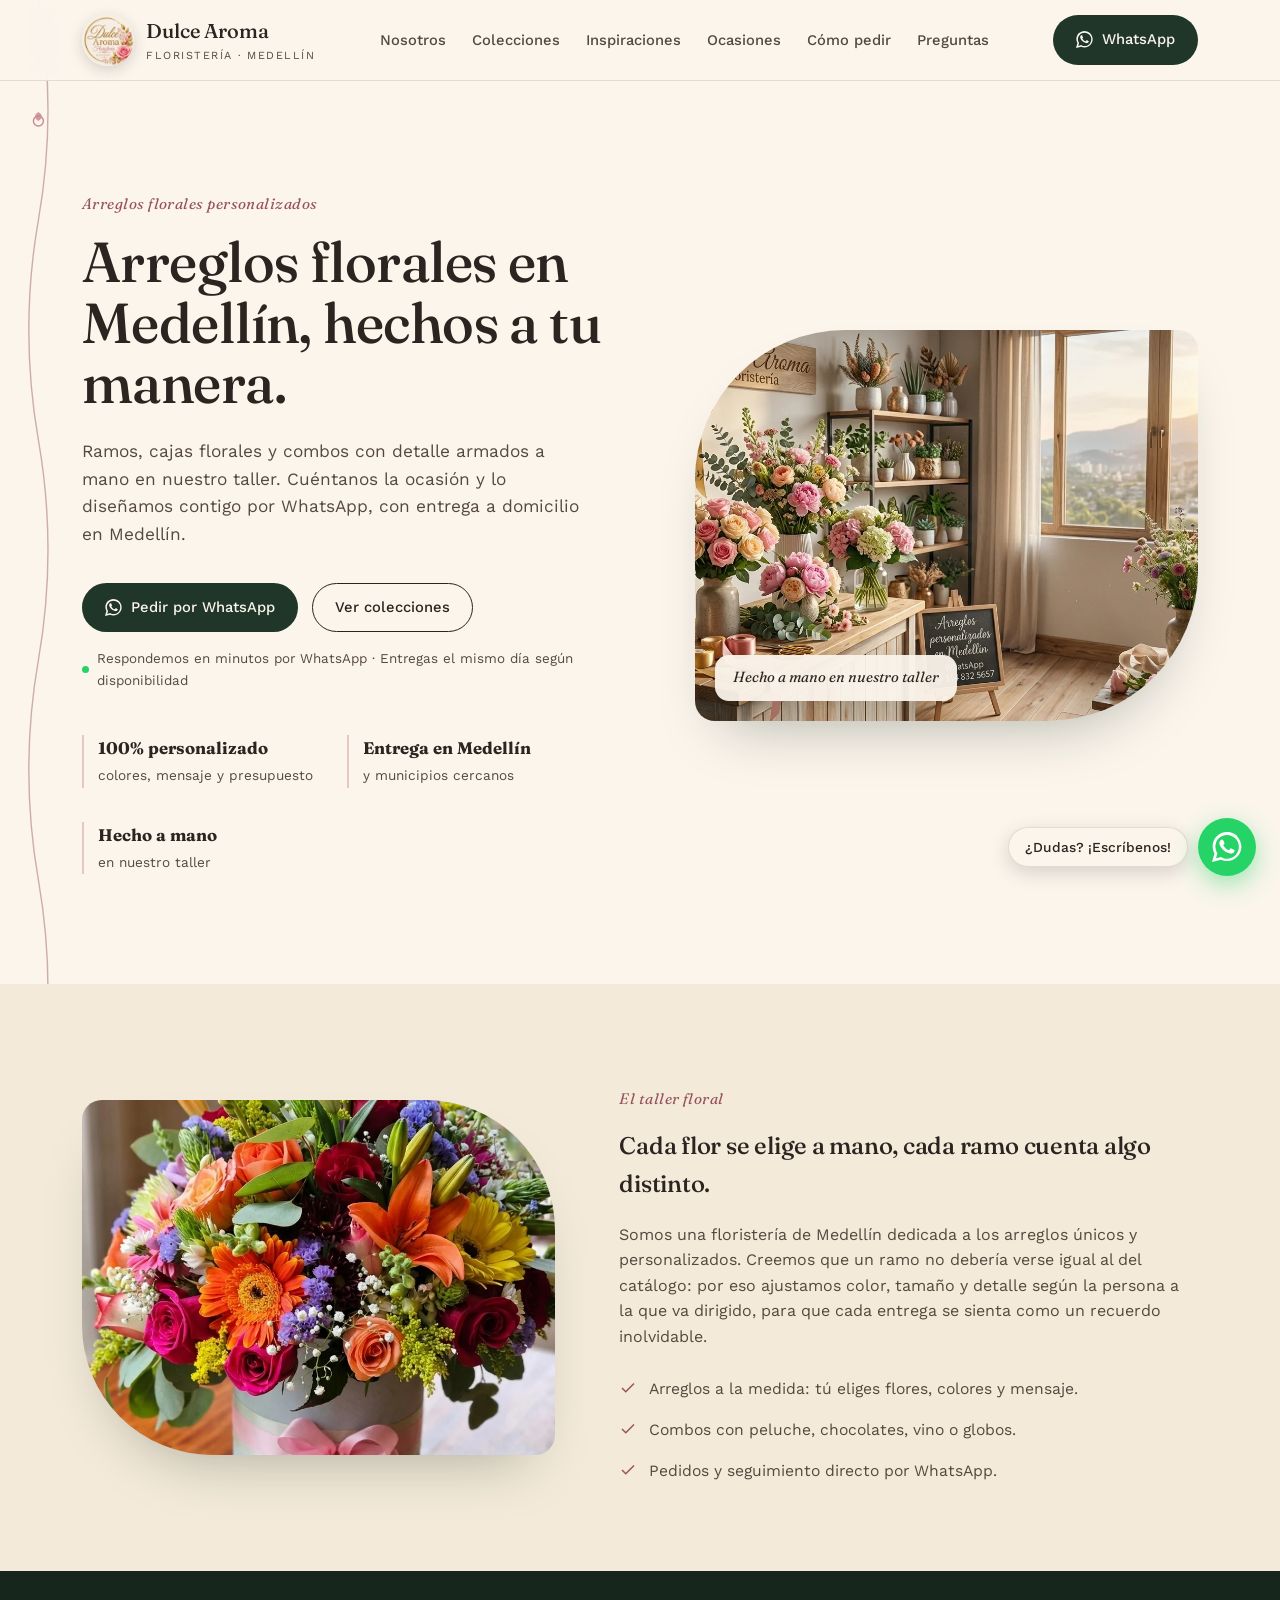
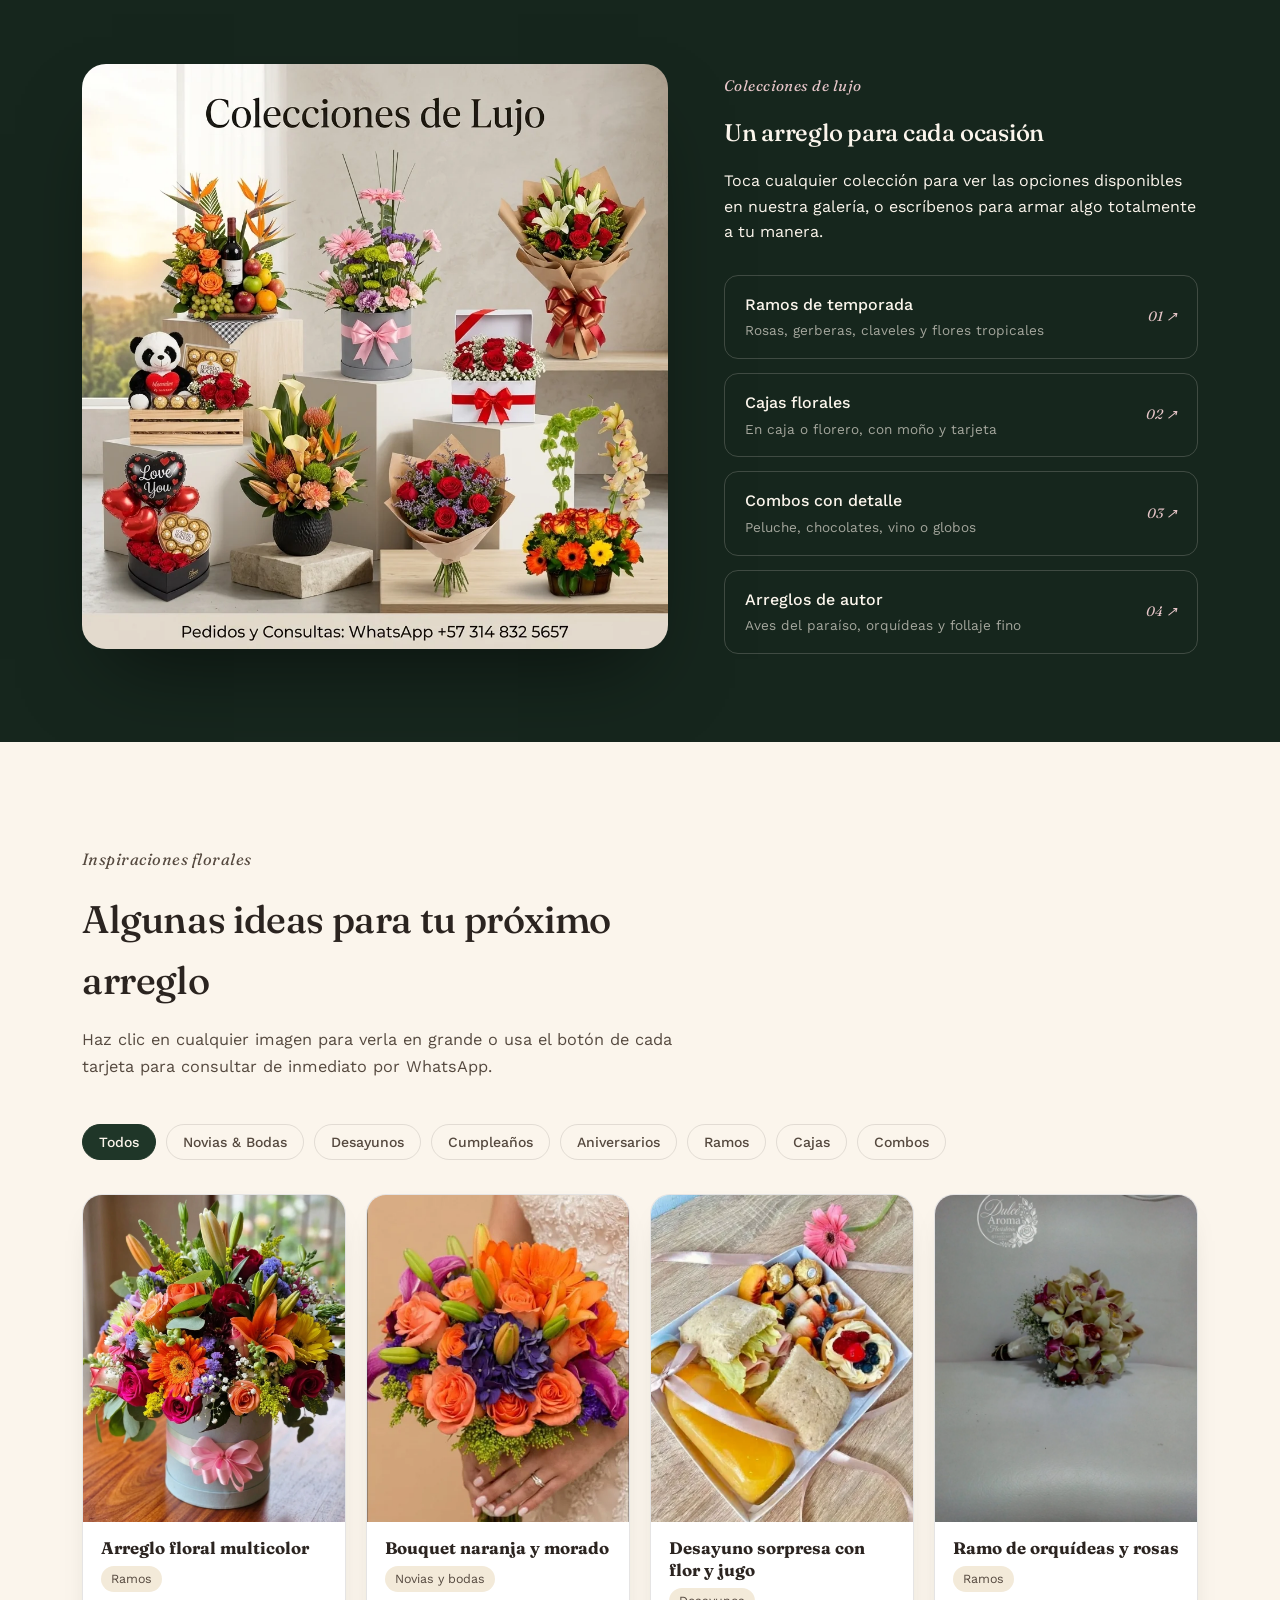
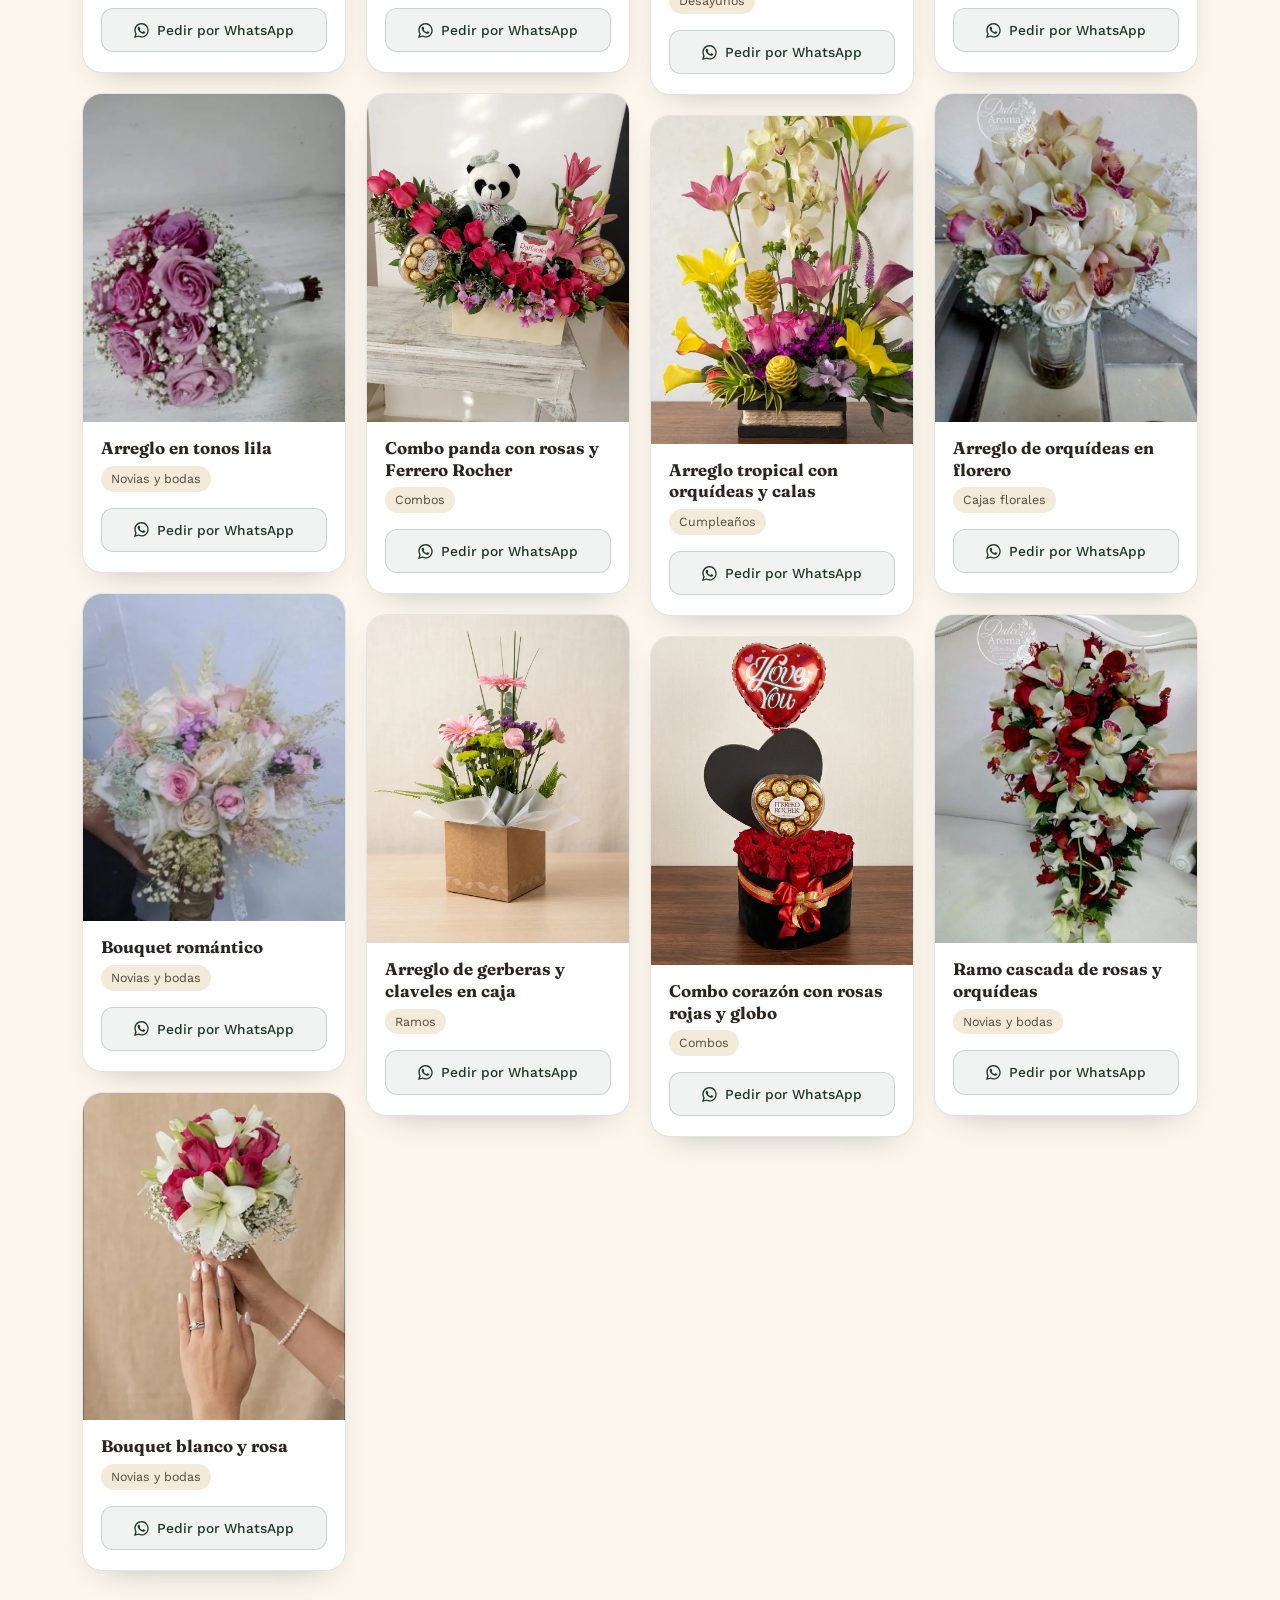
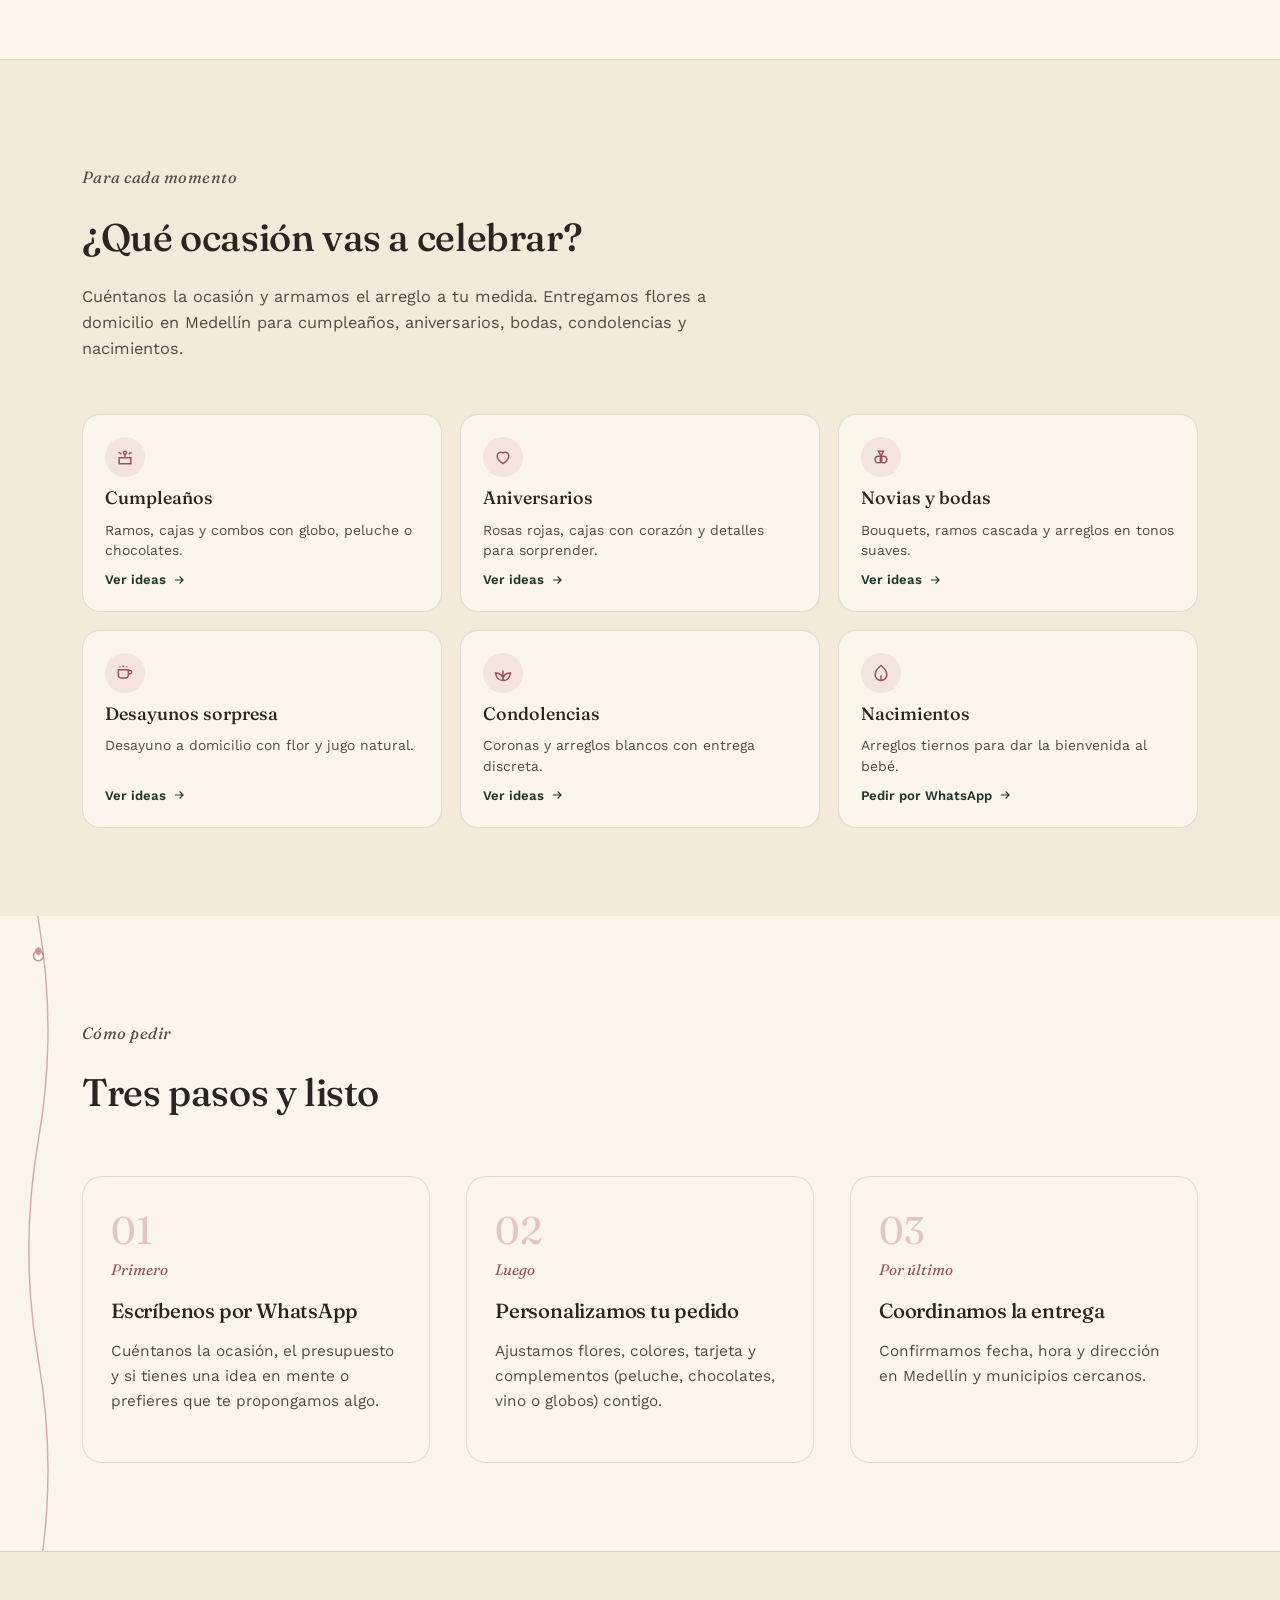
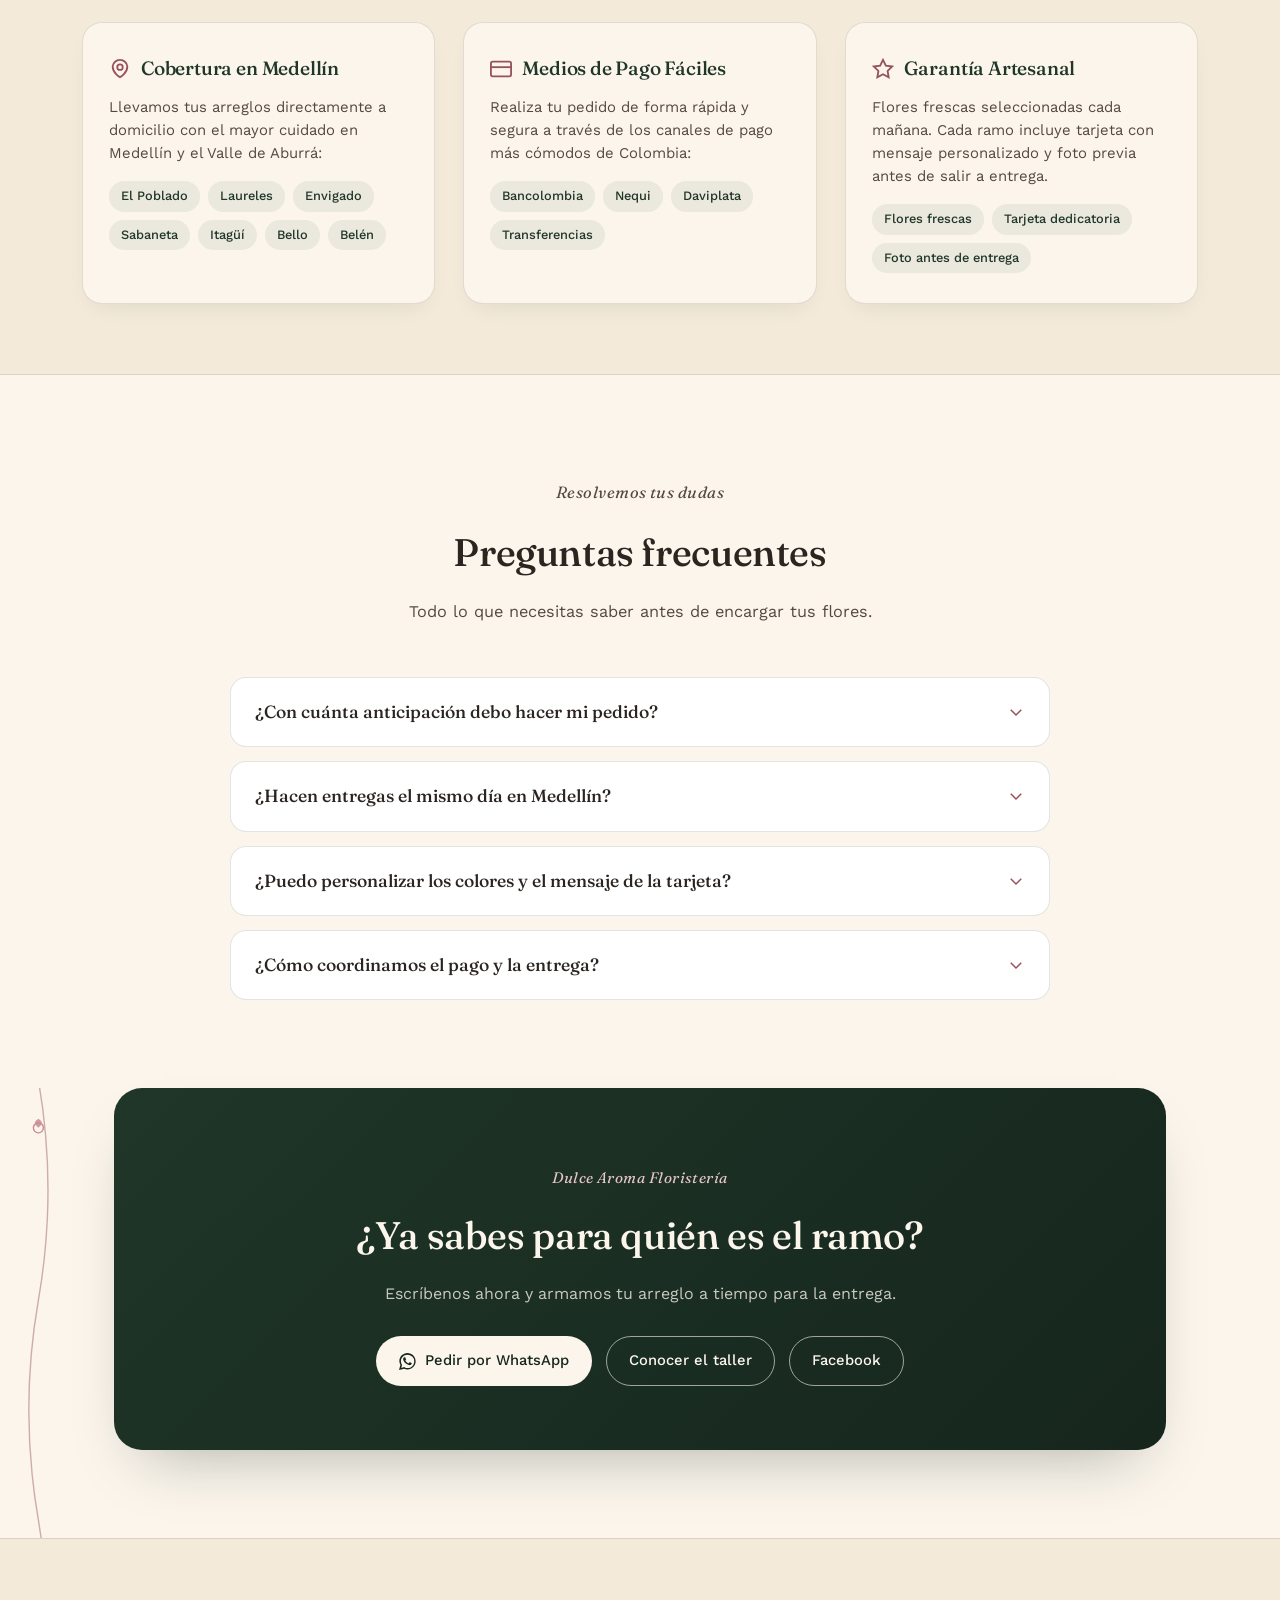
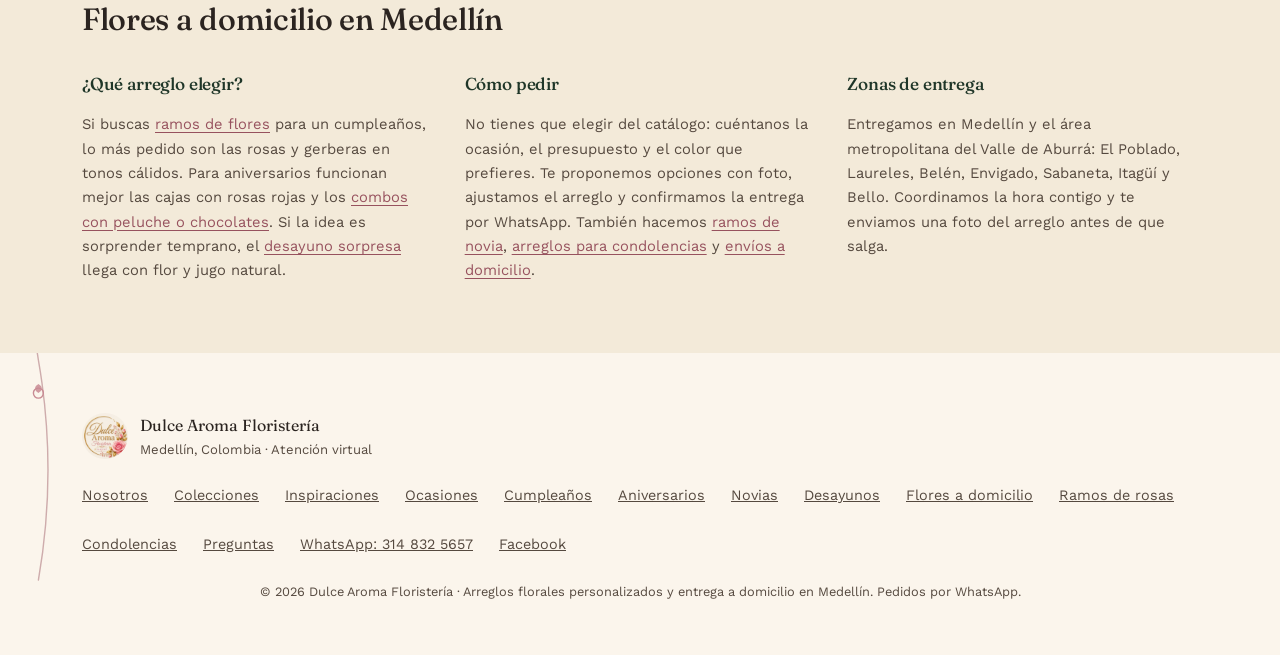
<file: index.html>
<!DOCTYPE html>
<html lang="es-CO">
<head>
<meta charset="utf-8"/>
<meta content="width=device-width, initial-scale=1.0" name="viewport"/>
<script>document.documentElement.classList.add('js');</script>
<title>Floristería en Medellín | Arreglos a domicilio · Dulce Aroma</title>
<meta content="Ramos de rosas, cajas florales y combos con peluche o chocolates hechos a mano en Medellín. Entrega a domicilio el mismo día. Pide por WhatsApp." name="description"/>
<meta content="index, follow, max-image-preview:large, max-snippet:-1" name="robots"/>
<meta content="floristería Medellín, flores a domicilio Medellín, arreglos florales Medellín, ramos de rosas Medellín, cajas florales, desayunos sorpresa Medellín, flores para cumpleaños, ramos de novia Medellín" name="keywords"/>
<meta content="Dulce Aroma Floristería" name="author"/>
<meta content="Medellín, Antioquia, Colombia" name="geo.placename"/>
<meta content="CO-ANT" name="geo.region"/>
<link href="https://dulcearomamedellin.vercel.app/" rel="canonical"/>
<link href="https://dulcearomamedellin.vercel.app/" hreflang="es-CO" rel="alternate"/>
<meta content="Floristería en Medellín · Arreglos a domicilio | Dulce Aroma" property="og:title"/>
<meta content="Ramos, cajas florales y combos con detalle hechos a mano. Entrega a domicilio en Medellín el mismo día. Pide por WhatsApp." property="og:description"/>
<meta content="https://dulcearomamedellin.vercel.app/img/portada.webp" property="og:image"/>
<meta content="image/webp" property="og:image:type"/>
<meta content="Portada de Dulce Aroma Floristería: ramos de rosas y peonías hechos a mano en Medellín" property="og:image:alt"/>
<meta content="1376" property="og:image:width"/>
<meta content="768" property="og:image:height"/>
<meta content="https://dulcearomamedellin.vercel.app/" property="og:url"/>
<meta content="website" property="og:type"/>
<meta content="es_CO" property="og:locale"/>
<meta content="Dulce Aroma Floristería" property="og:site_name"/>
<meta content="summary_large_image" name="twitter:card"/>
<meta content="Floristería en Medellín · Dulce Aroma" name="twitter:title"/>
<meta content="Ramos, cajas florales y combos con detalle hechos a mano. Entrega a domicilio en Medellín. Pide por WhatsApp." name="twitter:description"/>
<meta content="https://dulcearomamedellin.vercel.app/img/portada.webp" name="twitter:image"/>
<meta content="Ramos de rosas y peonías hechos a mano en Medellín" name="twitter:image:alt"/>
<meta content="#1f3628" name="theme-color"/>
<link rel="icon" type="image/webp" href="img/logo.webp"/>
<link rel="apple-touch-icon" href="img/logo.webp"/>

<script type="application/ld+json">
{
  "@context": "https://schema.org",
  "@type": "Florist",
  "@id": "https://dulcearomamedellin.vercel.app/#floristeria",
  "name": "Dulce Aroma Floristería",
  "alternateName": "Dulce Aroma Medellín",
  "slogan": "Arreglos florales hechos a tu manera",
  "description": "Floristería en Medellín especializada en arreglos florales únicos y personalizados: ramos de rosas, cajas florales, ramos de novia y combos con peluche, chocolates o globos. Entrega a domicilio en Medellín y el Valle de Aburrá, coordinada por WhatsApp.",
  "url": "https://dulcearomamedellin.vercel.app/",
  "image": [
    "https://dulcearomamedellin.vercel.app/img/portada.webp",
    "https://dulcearomamedellin.vercel.app/img/ramos/arreglo-colorido-01.webp",
    "https://dulcearomamedellin.vercel.app/img/cajas/combo-panda-01.webp",
    "https://dulcearomamedellin.vercel.app/img/colecciones.webp"
  ],
  "logo": "https://dulcearomamedellin.vercel.app/img/logo.webp",
  "telephone": "+573148325657",
  "priceRange": "$$",
  "currenciesAccepted": "COP",
  "paymentAccepted": "Efectivo, Nequi, Daviplata, Bancolombia, Transferencia bancaria",
  "knowsLanguage": ["es-CO"],
  "knowsAbout": [
    "Arreglos florales",
    "Ramos de rosas",
    "Cajas florales",
    "Ramos de novia",
    "Desayunos sorpresa",
    "Combos con peluche y chocolates",
    "Flores para cumpleaños y aniversarios"
  ],
  "areaServed": [
    { "@type": "City", "name": "Medellín" },
    { "@type": "City", "name": "Envigado" },
    { "@type": "City", "name": "Sabaneta" },
    { "@type": "City", "name": "Itagüí" },
    { "@type": "City", "name": "Bello" },
    { "@type": "City", "name": "La Estrella" },
    { "@type": "AdministrativeArea", "name": "El Poblado, Medellín" },
    { "@type": "AdministrativeArea", "name": "Laureles, Medellín" },
    { "@type": "AdministrativeArea", "name": "Belén, Medellín" }
  ],
  "sameAs": [
    "https://www.facebook.com/profile.php?id=61593890547009"
  ],
  "contactPoint": {
    "@type": "ContactPoint",
    "telephone": "+573148325657",
    "contactType": "customer service",
    "areaServed": "CO",
    "availableLanguage": ["es"]
  },
  "hasOfferCatalog": {
    "@type": "OfferCatalog",
    "name": "Arreglos florales a domicilio en Medellín",
    "itemListElement": [
      { "@type": "Offer", "itemOffered": { "@type": "Product", "name": "Ramos de temporada", "description": "Ramos de rosas, gerberas, claveles y flores tropicales armados a mano." } },
      { "@type": "Offer", "itemOffered": { "@type": "Product", "name": "Cajas florales", "description": "Arreglos en caja o florero con moño y tarjeta personalizada." } },
      { "@type": "Offer", "itemOffered": { "@type": "Product", "name": "Combos con detalle", "description": "Flores con peluche, chocolates, vino o globos." } },
      { "@type": "Offer", "itemOffered": { "@type": "Product", "name": "Ramos de novia", "description": "Bouquets y ramos cascada para bodas y matrimonios." } },
      { "@type": "Offer", "itemOffered": { "@type": "Product", "name": "Desayuno sorpresa", "description": "Desayuno a domicilio acompañado de flor y jugo natural." } }
    ]
  }
}
</script>

<script type="application/ld+json">
{
  "@context": "https://schema.org",
  "@type": "WebSite",
  "@id": "https://dulcearomamedellin.vercel.app/#website",
  "name": "Dulce Aroma Floristería",
  "url": "https://dulcearomamedellin.vercel.app/",
  "inLanguage": "es-CO",
  "publisher": { "@id": "https://dulcearomamedellin.vercel.app/#floristeria" }
}
</script>

<!-- Google Fonts oficiales (Fraunces & Work Sans) -->
<link rel="preconnect" href="https://fonts.googleapis.com">
<link rel="preconnect" href="https://fonts.gstatic.com" crossorigin>
<link href="https://fonts.googleapis.com/css2?family=Fraunces:ital,opsz,wght@0,9..144,400..600;1,9..144,400..600&family=Work+Sans:wght@300;400;500;600&display=swap" rel="stylesheet">

<link href="styles.css" rel="stylesheet"/>


<script type="application/ld+json">
{
  "@context": "https://schema.org",
  "@type": "FAQPage",
  "mainEntity": [
    {
      "@type": "Question",
      "name": "¿Con cuánta anticipación debo hacer mi pedido?",
      "acceptedAnswer": {
        "@type": "Answer",
        "text": "Recomendamos pedir con 1 o 2 días de anticipación para garantizar disponibilidad de flores específicas y complementos. Sin embargo, también atendemos pedidos el mismo día según la disponibilidad de flores frescas en nuestro taller."
      }
    },
    {
      "@type": "Question",
      "name": "¿Hacen entregas el mismo día en Medellín?",
      "acceptedAnswer": {
        "@type": "Answer",
        "text": "Sí. Si necesitas una entrega para hoy, escríbenos cuanto antes por WhatsApp indicando el sector y la hora aproximada, y te confirmaremos las flores disponibles para armarlo de inmediato."
      }
    },
    {
      "@type": "Question",
      "name": "¿Puedo personalizar los colores y el mensaje de la tarjeta?",
      "acceptedAnswer": {
        "@type": "Answer",
        "text": "Totalmente. Todos nuestros arreglos son 100% personalizados. Puedes elegir el tono de las rosas, el estilo del follaje y redactar el mensaje de la tarjeta que entregaremos en un sobre especial."
      }
    },
    {
      "@type": "Question",
      "name": "¿Cómo coordinamos el pago y la entrega?",
      "acceptedAnswer": {
        "@type": "Answer",
        "text": "Una vez acordado el arreglo por WhatsApp, te compartimos los datos de Nequi o Bancolombia. Tras el pago, te enviamos una foto de tu ramo listo antes de que el mensajero salga a la dirección indicada."
      }
    }
  ]
}
</script>
</head>
<body>
<a class="skip-link" href="#contenido">Saltar al contenido</a>
<div id="vine-page">
<svg id="vine-svg" preserveaspectratio="none"><path class="vine-path" d="" id="vine-line"></path></svg>

<!-- HEADER -->
<header>
<nav class="wrap">
  <a class="brand" href="#">
    <img alt="Logo Dulce Aroma Floristería" height="52" src="img/logo.webp" width="52"/>
    <div class="brand-name">Dulce Aroma<span>Floristería · Medellín</span></div>
  </a>

  <!-- Navegación desktop -->
  <ul class="nav-menu" id="nav-menu">
    <li><a class="nav-link" href="#nosotros">Nosotros</a></li>
    <li><a class="nav-link" href="#catalogo">Colecciones</a></li>
    <li><a class="nav-link" href="#inspiraciones">Inspiraciones</a></li>
    <li><a class="nav-link" href="#ocasiones">Ocasiones</a></li>
    <li><a class="nav-link" href="#pasos">Cómo pedir</a></li>
    <li><a class="nav-link" href="#faq">Preguntas</a></li>
  </ul>

  <div class="nav-actions">
  <button class="nav-toggle" id="nav-toggle" type="button" aria-expanded="false" aria-controls="nav-menu" aria-label="Abrir menú de navegación">
    <svg class="icon-open" aria-hidden="true" fill="none" stroke="currentColor" stroke-width="2" viewBox="0 0 24 24"><line x1="3" y1="6" x2="21" y2="6"></line><line x1="3" y1="12" x2="21" y2="12"></line><line x1="3" y1="18" x2="21" y2="18"></line></svg>
    <svg class="icon-close" aria-hidden="true" fill="none" stroke="currentColor" stroke-width="2" viewBox="0 0 24 24"><line x1="18" y1="6" x2="6" y2="18"></line><line x1="6" y1="6" x2="18" y2="18"></line></svg>
  </button>
  <a class="btn btn-primary btn-header" href="https://wa.me/573148325657?text=Hola%2C%20vi%20su%20p%C3%A1gina%20web%20de%20Dulce%20Aroma%20y%20quisiera%20informaci%C3%B3n%20sobre%20sus%20arreglos%20florales." rel="noopener" target="_blank">
    <svg fill="currentColor" viewbox="0 0 24 24"><path d="M20.5 3.5A11.7 11.7 0 0 0 12 0C5.6 0 .5 5.1.5 11.4c0 2 .5 4 1.5 5.7L0 24l7.1-1.9a11.9 11.9 0 0 0 4.9 1.1h0c6.4 0 11.5-5.1 11.5-11.4 0-3-1.2-5.9-3.4-8.3zM12 21.3c-1.5 0-3-.4-4.3-1.2l-.3-.2-4.2 1.1 1.1-4-.2-.3a9.3 9.3 0 0 1-1.4-4.9C2.7 6.3 6.8 2.3 12 2.3c2.5 0 4.9 1 6.7 2.8a9.2 9.2 0 0 1 2.8 6.4c0 5.4-4.1 9.8-9.5 9.8zm5.3-7.3c-.3-.1-1.7-.8-1.9-.9-.3-.1-.5-.1-.7.1-.2.3-.7.9-.9 1.1-.2.2-.3.2-.6.1-.3-.1-1.3-.5-2.4-1.5-.9-.8-1.5-1.8-1.7-2.1-.2-.3 0-.5.1-.6.1-.1.3-.3.4-.5.1-.1.2-.3.3-.4.1-.2 0-.4 0-.5 0-.1-.7-1.6-.9-2.2-.2-.5-.5-.5-.7-.5h-.6c-.2 0-.5.1-.8.4-.3.3-1 1-1 2.4s1.1 2.8 1.2 3c.1.2 2.1 3.2 5.1 4.5.7.3 1.3.5 1.7.6.7.2 1.4.2 1.9.1.6-.1 1.7-.7 2-1.4.2-.7.2-1.2.2-1.4-.1-.1-.3-.2-.6-.3z"></path></svg>
    WhatsApp
  </a>
  </div>
</nav>
</header>

<main id="contenido">

<!-- HERO -->
<section class="hero">
<div class="wrap">
<div>
<p class="eyebrow">Arreglos florales personalizados</p>
<h1>Arreglos florales en Medellín, hechos a tu manera.</h1>
<p class="lead">Ramos, cajas florales y combos con detalle armados a mano en nuestro taller. Cuéntanos la ocasión y lo diseñamos contigo por WhatsApp, con entrega a domicilio en Medellín.</p>
<div class="hero-ctas">
<a class="btn btn-primary" href="https://wa.me/573148325657?text=Hola%2C%20vi%20su%20p%C3%A1gina%20web%20de%20Dulce%20Aroma%20y%20quisiera%20informaci%C3%B3n%20sobre%20sus%20arreglos%20florales." rel="noopener" target="_blank">
<svg fill="currentColor" viewbox="0 0 24 24"><path d="M20.5 3.5A11.7 11.7 0 0 0 12 0C5.6 0 .5 5.1.5 11.4c0 2 .5 4 1.5 5.7L0 24l7.1-1.9a11.9 11.9 0 0 0 4.9 1.1h0c6.4 0 11.5-5.1 11.5-11.4 0-3-1.2-5.9-3.4-8.3zM12 21.3c-1.5 0-3-.4-4.3-1.2l-.3-.2-4.2 1.1 1.1-4-.2-.3a9.3 9.3 0 0 1-1.4-4.9C2.7 6.3 6.8 2.3 12 2.3c2.5 0 4.9 1 6.7 2.8a9.2 9.2 0 0 1 2.8 6.4c0 5.4-4.1 9.8-9.5 9.8zm5.3-7.3c-.3-.1-1.7-.8-1.9-.9-.3-.1-.5-.1-.7.1-.2.3-.7.9-.9 1.1-.2.2-.3.2-.6.1-.3-.1-1.3-.5-2.4-1.5-.9-.8-1.5-1.8-1.7-2.1-.2-.3 0-.5.1-.6.1-.1.3-.3.4-.5.1-.1.2-.3.3-.4.1-.2 0-.4 0-.5 0-.1-.7-1.6-.9-2.2-.2-.5-.5-.5-.7-.5h-.6c-.2 0-.5.1-.8.4-.3.3-1 1-1 2.4s1.1 2.8 1.2 3c.1.2 2.1 3.2 5.1 4.5.7.3 1.3.5 1.7.6.7.2 1.4.2 1.9.1.6-.1 1.7-.7 2-1.4.2-.7.2-1.2.2-1.4-.1-.1-.3-.2-.6-.3z"></path></svg>
          Pedir por WhatsApp
        </a>
<a class="btn btn-ghost" href="#catalogo">Ver colecciones</a>
</div>
<p class="hero-note">Respondemos en minutos por WhatsApp · Entregas el mismo día según disponibilidad</p>
<div class="stat-row">
<div><strong>100% personalizado</strong><span>colores, mensaje y presupuesto</span></div>
<div><strong>Entrega en Medellín</strong><span>y municipios cercanos</span></div>
<div><strong>Hecho a mano</strong><span>en nuestro taller</span></div>
</div>
</div>
<div class="hero-figure">
<img alt="Taller de Dulce Aroma Floristería con ramos de rosas, peonías e hidrangeas" decoding="async" fetchpriority="high" height="768" src="img/portada.webp" width="1376"/>
<div class="tag">Hecho a mano en nuestro taller</div>
</div>
</div>
</section>

<!-- ABOUT -->
<section class="about" id="nosotros">
<div class="wrap">
<div class="about-figure reveal">
<img alt="Ramo multicolor de flores frescas preparado a mano en Dulce Aroma" decoding="async" height="1195" loading="lazy" src="img/ramos/arreglo-colorido-01.webp" width="896"/>
</div>
<div>
<p class="eyebrow">El taller floral</p>
<h2>Cada flor se elige a mano, cada ramo cuenta algo distinto.</h2>
<p style="color:var(--ink-suave);margin-top:18px;">Somos una floristería de Medellín dedicada a los arreglos únicos y personalizados. Creemos que un ramo no debería verse igual al del catálogo: por eso ajustamos color, tamaño y detalle según la persona a la que va dirigido, para que cada entrega se sienta como un recuerdo inolvidable.</p>
<ul>
<li><svg fill="none" stroke="currentColor" stroke-width="2" viewbox="0 0 24 24"><path d="M20 6L9 17l-5-5"></path></svg> Arreglos a la medida: tú eliges flores, colores y mensaje.</li>
<li><svg fill="none" stroke="currentColor" stroke-width="2" viewbox="0 0 24 24"><path d="M20 6L9 17l-5-5"></path></svg> Combos con peluche, chocolates, vino o globos.</li>
<li><svg fill="none" stroke="currentColor" stroke-width="2" viewbox="0 0 24 24"><path d="M20 6L9 17l-5-5"></path></svg> Pedidos y seguimiento directo por WhatsApp.</li>
</ul>
</div>
</div>
</section>

<!-- CATALOGO -->
<section class="catalogo" id="catalogo">
<div class="wrap">
<div>
<div class="catalogo-figure">
<img alt="Colecciones de lujo Dulce Aroma: ramos, cajas florales y combos con regalo" decoding="async" height="1024" loading="eager" src="img/colecciones.webp" width="1024"/>
</div>
</div>
<div>
<p class="eyebrow">Colecciones de lujo</p>
<h2>Un arreglo para cada ocasión</h2>
<p style="margin-bottom:30px;">Toca cualquier colección para ver las opciones disponibles en nuestra galería, o escríbenos para armar algo totalmente a tu manera.</p>
<div class="chip-list">
<button class="chip" data-category="ramos" title="Ver ramos en la galería" type="button"><span class="chip-text"><span class="t">Ramos de temporada</span><span class="d">Rosas, gerberas, claveles y flores tropicales</span></span><span aria-hidden="true" class="n">01 ↗</span></button>
<button class="chip" data-category="cajas" title="Ver cajas florales en la galería" type="button"><span class="chip-text"><span class="t">Cajas florales</span><span class="d">En caja o florero, con moño y tarjeta</span></span><span aria-hidden="true" class="n">02 ↗</span></button>
<button class="chip" data-category="combos" title="Ver combos con detalle en la galería" type="button"><span class="chip-text"><span class="t">Combos con detalle</span><span class="d">Peluche, chocolates, vino o globos</span></span><span aria-hidden="true" class="n">03 ↗</span></button>
<button class="chip" data-category="todos" title="Ver todos los arreglos" type="button"><span class="chip-text"><span class="t">Arreglos de autor</span><span class="d">Aves del paraíso, orquídeas y follaje fino</span></span><span aria-hidden="true" class="n">04 ↗</span></button>
</div>
</div>
</div>
</section>

<!-- GALERIA / INSPIRACIONES -->
<section class="galeria" id="inspiraciones">
<div class="wrap">
<div class="galeria-head">
<div class="section-head reveal">
<p class="eyebrow">Inspiraciones florales</p>
<h2>Algunas ideas para tu próximo arreglo</h2>
<p>Haz clic en cualquier imagen para verla en grande o usa el botón de cada tarjeta para consultar de inmediato por WhatsApp.</p>
</div>
<div aria-label="Filtrar inspiraciones" class="galeria-filtros" role="group">
<button aria-pressed="true" class="galeria-filtro active" data-filter="todos" type="button">Todos</button>
<button aria-pressed="false" class="galeria-filtro" data-filter="novias" type="button">Novias &amp; Bodas</button>
<button aria-pressed="false" class="galeria-filtro" data-filter="desayunos" type="button">Desayunos</button>
<button aria-pressed="false" class="galeria-filtro" data-filter="cumpleanos" type="button">Cumpleaños</button>
<button aria-pressed="false" class="galeria-filtro" data-filter="aniversarios" type="button">Aniversarios</button>
<button aria-pressed="false" class="galeria-filtro" data-filter="ramos" type="button">Ramos</button>
<button aria-pressed="false" class="galeria-filtro" data-filter="cajas" type="button">Cajas</button>
<button aria-pressed="false" class="galeria-filtro" data-filter="combos" type="button">Combos</button>
</div>
</div>
<div class="galeria-grid" id="galeria-grid"></div>
<p class="galeria-empty" id="galeria-empty">No hay imágenes en esta categoría.</p>
</div>
</section>

<!-- OCASIONES -->
<section class="ocasiones" id="ocasiones">
<div class="wrap">
  <div class="section-head reveal">
    <p class="eyebrow">Para cada momento</p>
    <h2>¿Qué ocasión vas a celebrar?</h2>
    <p>Cuéntanos la ocasión y armamos el arreglo a tu medida. Entregamos flores a domicilio en Medellín para cumpleaños, aniversarios, bodas, condolencias y nacimientos.</p>
  </div>
  <div class="ocasiones-track">
    <a class="ocasion reveal" href="flores-para-cumpleanos-medellin.html">
      <span class="oc-icon" aria-hidden="true"><svg fill="none" stroke="currentColor" stroke-width="1.8" viewBox="0 0 24 24"><path d="M4 20h16M5 20v-7h14v7M12 13V9M12 9a2 2 0 1 1 2-2c0 1.5-2 2-2 2zM7 9c0-1.1-.9-2-2-2H4M17 9c0-1.1.9-2 2-2h1"/></svg></span>
      <strong>Cumpleaños</strong>
      <span>Ramos, cajas y combos con globo, peluche o chocolates.</span>
      <span class="oc-go">Ver ideas <svg aria-hidden="true" fill="none" stroke="currentColor" stroke-width="2" viewBox="0 0 24 24"><path d="M5 12h14M13 6l6 6-6 6"/></svg></span>
    </a>
    <a class="ocasion reveal" href="flores-para-aniversario-medellin.html">
      <span class="oc-icon" aria-hidden="true"><svg fill="none" stroke="currentColor" stroke-width="1.8" viewBox="0 0 24 24"><path d="M12 20s-7-4.3-7-9.5A4.5 4.5 0 0 1 12 7a4.5 4.5 0 0 1 7 3.5C19 15.7 12 20 12 20z"/></svg></span>
      <strong>Aniversarios</strong>
      <span>Rosas rojas, cajas con corazón y detalles para sorprender.</span>
      <span class="oc-go">Ver ideas <svg aria-hidden="true" fill="none" stroke="currentColor" stroke-width="2" viewBox="0 0 24 24"><path d="M5 12h14M13 6l6 6-6 6"/></svg></span>
    </a>
    <a class="ocasion reveal" href="ramos-de-novia-medellin.html">
      <span class="oc-icon" aria-hidden="true"><svg fill="none" stroke="currentColor" stroke-width="1.8" viewBox="0 0 24 24"><circle cx="9" cy="15" r="4"/><circle cx="15" cy="15" r="4"/><path d="M12 11l-3-6h6l-3 6z"/></svg></span>
      <strong>Novias y bodas</strong>
      <span>Bouquets, ramos cascada y arreglos en tonos suaves.</span>
      <span class="oc-go">Ver ideas <svg aria-hidden="true" fill="none" stroke="currentColor" stroke-width="2" viewBox="0 0 24 24"><path d="M5 12h14M13 6l6 6-6 6"/></svg></span>
    </a>
    <a class="ocasion reveal" href="desayunos-sorpresa-medellin.html">
      <span class="oc-icon" aria-hidden="true"><svg fill="none" stroke="currentColor" stroke-width="1.8" viewBox="0 0 24 24"><path d="M4 8h12v6a4 4 0 0 1-4 4H8a4 4 0 0 1-4-4V8zM16 9h2a2 2 0 0 1 0 4h-2M6 4v1M10 3v2M14 4v1"/></svg></span>
      <strong>Desayunos sorpresa</strong>
      <span>Desayuno a domicilio con flor y jugo natural.</span>
      <span class="oc-go">Ver ideas <svg aria-hidden="true" fill="none" stroke="currentColor" stroke-width="2" viewBox="0 0 24 24"><path d="M5 12h14M13 6l6 6-6 6"/></svg></span>
    </a>
    <a class="ocasion reveal" href="flores-para-condolencias-medellin.html">
      <span class="oc-icon" aria-hidden="true"><svg fill="none" stroke="currentColor" stroke-width="1.8" viewBox="0 0 24 24"><path d="M12 21c0-6 3-9 9-9-1 6-4 9-9 9zM12 21c0-6-3-9-9-9 1 6 4 9 9 9zM12 21V9"/></svg></span>
      <strong>Condolencias</strong>
      <span>Coronas y arreglos blancos con entrega discreta.</span>
      <span class="oc-go">Ver ideas <svg aria-hidden="true" fill="none" stroke="currentColor" stroke-width="2" viewBox="0 0 24 24"><path d="M5 12h14M13 6l6 6-6 6"/></svg></span>
    </a>
    <a class="ocasion reveal" href="https://wa.me/573148325657?text=Hola%2C%20quisiera%20informaci%C3%B3n%20sobre%20un%20arreglo%20floral%20para%20nacimiento." rel="noopener" target="_blank">
      <span class="oc-icon" aria-hidden="true"><svg fill="none" stroke="currentColor" stroke-width="1.8" viewBox="0 0 24 24"><path d="M12 21a7 7 0 0 1-7-7c0-4 3-8 7-11 4 3 7 7 7 11a7 7 0 0 1-7 7z"/><path d="M12 21v-6"/></svg></span>
      <strong>Nacimientos</strong>
      <span>Arreglos tiernos para dar la bienvenida al bebé.</span>
      <span class="oc-go">Pedir por WhatsApp <svg aria-hidden="true" fill="none" stroke="currentColor" stroke-width="2" viewBox="0 0 24 24"><path d="M5 12h14M13 6l6 6-6 6"/></svg></span>
    </a>
  </div>
</div>
</section>

<!-- PASOS -->
<section class="pasos" id="pasos">
<div class="wrap" style="display:block;">
<div class="section-head reveal">
<p class="eyebrow">Cómo pedir</p>
<h2>Tres pasos y listo</h2>
</div>
</div>
<div class="wrap">
<div class="paso reveal">
<span class="num" aria-hidden="true">01</span>
<span class="marca">Primero</span>
<h3>Escríbenos por WhatsApp</h3>
<p>Cuéntanos la ocasión, el presupuesto y si tienes una idea en mente o prefieres que te propongamos algo.</p>
</div>
<div class="paso reveal">
<span class="num" aria-hidden="true">02</span>
<span class="marca">Luego</span>
<h3>Personalizamos tu pedido</h3>
<p>Ajustamos flores, colores, tarjeta y complementos (peluche, chocolates, vino o globos) contigo.</p>
</div>
<div class="paso reveal">
<span class="num" aria-hidden="true">03</span>
<span class="marca">Por último</span>
<h3>Coordinamos la entrega</h3>
<p>Confirmamos fecha, hora y dirección en Medellín y municipios cercanos.</p>
</div>
</div>
</section>

<!-- CONFIANZA LOCAL Y MEDIOS DE PAGO -->
<section class="confianza">
<div class="wrap">
<div class="confianza-grid">
  <div class="confianza-box reveal">
    <h3>
      <svg fill="none" stroke="currentColor" stroke-width="2" viewbox="0 0 24 24"><path d="M12 21s-8-4.5-8-11.8A8 8 0 0 1 12 2a8 8 0 0 1 8 7.2c0 7.3-8 11.8-8 11.8z"></path><circle cx="12" cy="10" r="3"></circle></svg>
      Cobertura en Medellín
    </h3>
    <p>Llevamos tus arreglos directamente a domicilio con el mayor cuidado en Medellín y el Valle de Aburrá:</p>
    <div class="confianza-tags">
      <span class="confianza-tag">El Poblado</span>
      <span class="confianza-tag">Laureles</span>
      <span class="confianza-tag">Envigado</span>
      <span class="confianza-tag">Sabaneta</span>
      <span class="confianza-tag">Itagüí</span>
      <span class="confianza-tag">Bello</span>
      <span class="confianza-tag">Belén</span>
    </div>
  </div>

  <div class="confianza-box reveal">
    <h3>
      <svg fill="none" stroke="currentColor" stroke-width="2" viewbox="0 0 24 24"><rect height="16" rx="2" width="22" x="1" y="4"></rect><line x1="1" x2="23" y1="10" y2="10"></line></svg>
      Medios de Pago Fáciles
    </h3>
    <p>Realiza tu pedido de forma rápida y segura a través de los canales de pago más cómodos de Colombia:</p>
    <div class="confianza-tags">
      <span class="confianza-tag">Bancolombia</span>
      <span class="confianza-tag">Nequi</span>
      <span class="confianza-tag">Daviplata</span>
      <span class="confianza-tag">Transferencias</span>
    </div>
  </div>

  <div class="confianza-box reveal">
    <h3>
      <svg fill="none" stroke="currentColor" stroke-width="2" viewbox="0 0 24 24"><path d="M12 2l3.09 6.26L22 9.27l-5 4.87 1.18 6.88L12 17.77l-6.18 3.25L7 14.14 2 9.27l6.91-1.01L12 2z"></path></svg>
      Garantía Artesanal
    </h3>
    <p>Flores frescas seleccionadas cada mañana. Cada ramo incluye tarjeta con mensaje personalizado y foto previa antes de salir a entrega.</p>
    <div class="confianza-tags">
      <span class="confianza-tag">Flores frescas</span>
      <span class="confianza-tag">Tarjeta dedicatoria</span>
      <span class="confianza-tag">Foto antes de entrega</span>
    </div>
  </div>
</div>
</div>
</section>

<!-- PREGUNTAS FRECUENTES (FAQ) -->
<section class="faq" id="faq">
<div class="wrap">
  <div class="section-head" style="margin-left:auto;margin-right:auto;text-align:center;">
    <p class="eyebrow">Resolvemos tus dudas</p>
    <h2>Preguntas frecuentes</h2>
    <p>Todo lo que necesitas saber antes de encargar tus flores.</p>
  </div>

  <div class="faq-list">
    <details class="faq-item reveal">
      <summary class="faq-summary">
        ¿Con cuánta anticipación debo hacer mi pedido?
        <svg fill="none" stroke="currentColor" stroke-width="2" viewbox="0 0 24 24"><path d="M19 9l-7 7-7-7"></path></svg>
      </summary>
      <div class="faq-content">
        Recomendamos pedir con <strong>1 o 2 días de anticipación</strong> para garantizar disponibilidad de flores específicas y complementos. Sin embargo, también atendemos pedidos el mismo día según la disponibilidad de flores frescas en nuestro taller.
      </div>
    </details>

    <details class="faq-item reveal">
      <summary class="faq-summary">
        ¿Hacen entregas el mismo día en Medellín?
        <svg fill="none" stroke="currentColor" stroke-width="2" viewbox="0 0 24 24"><path d="M19 9l-7 7-7-7"></path></svg>
      </summary>
      <div class="faq-content">
        ¡Sí! Si necesitas una entrega para hoy, escríbenos cuanto antes por WhatsApp indicando el sector y la hora aproximada, y te confirmaremos las flores disponibles para armarlo de inmediato.
      </div>
    </details>

    <details class="faq-item reveal">
      <summary class="faq-summary">
        ¿Puedo personalizar los colores y el mensaje de la tarjeta?
        <svg fill="none" stroke="currentColor" stroke-width="2" viewbox="0 0 24 24"><path d="M19 9l-7 7-7-7"></path></svg>
      </summary>
      <div class="faq-content">
        Totalmente. Todos nuestros arreglos son 100% personalizados. Puedes elegir el tono de las rosas, el estilo del follaje y redactar el mensaje de la tarjeta que entregaremos en un sobre especial.
      </div>
    </details>

    <details class="faq-item reveal">
      <summary class="faq-summary">
        ¿Cómo coordinamos el pago y la entrega?
        <svg fill="none" stroke="currentColor" stroke-width="2" viewbox="0 0 24 24"><path d="M19 9l-7 7-7-7"></path></svg>
      </summary>
      <div class="faq-content">
        Una vez acordado el arreglo por WhatsApp, te compartimos los datos de Nequi o Bancolombia. Tras el pago, te enviamos una foto de tu ramo listo antes de que el mensajero salga a la dirección indicada.
      </div>
    </details>
  </div>
</div>
</section>

<!-- CTA FINAL -->
<section style="padding-top:0;">
<div class="wrap">
<div class="cta-final">
<p class="eyebrow" style="color:var(--rosa-suave);">Dulce Aroma Floristería</p>
<h2>¿Ya sabes para quién es el ramo?</h2>
<p>Escríbenos ahora y armamos tu arreglo a tiempo para la entrega.</p>
<div class="hero-ctas">
<a class="btn btn-primary" href="https://wa.me/573148325657?text=Hola%2C%20vi%20su%20p%C3%A1gina%20web%20de%20Dulce%20Aroma%20y%20quisiera%20informaci%C3%B3n%20sobre%20sus%20arreglos%20florales." rel="noopener" target="_blank">
<svg fill="currentColor" viewbox="0 0 24 24"><path d="M20.5 3.5A11.7 11.7 0 0 0 12 0C5.6 0 .5 5.1.5 11.4c0 2 .5 4 1.5 5.7L0 24l7.1-1.9a11.9 11.9 0 0 0 4.9 1.1h0c6.4 0 11.5-5.1 11.5-11.4 0-3-1.2-5.9-3.4-8.3zM12 21.3c-1.5 0-3-.4-4.3-1.2l-.3-.2-4.2 1.1 1.1-4-.2-.3a9.3 9.3 0 0 1-1.4-4.9C2.7 6.3 6.8 2.3 12 2.3c2.5 0 4.9 1 6.7 2.8a9.2 9.2 0 0 1 2.8 6.4c0 5.4-4.1 9.8-9.5 9.8zm5.3-7.3c-.3-.1-1.7-.8-1.9-.9-.3-.1-.5-.1-.7.1-.2.3-.7.9-.9 1.1-.2.2-.3.2-.6.1-.3-.1-1.3-.5-2.4-1.5-.9-.8-1.5-1.8-1.7-2.1-.2-.3 0-.5.1-.6.1-.1.3-.3.4-.5.1-.1.2-.3.3-.4.1-.2 0-.4 0-.5 0-.1-.7-1.6-.9-2.2-.2-.5-.5-.5-.7-.5h-.6c-.2 0-.5.1-.8.4-.3.3-1 1-1 2.4s1.1 2.8 1.2 3c.1.2 2.1 3.2 5.1 4.5.7.3 1.3.5 1.7.6.7.2 1.4.2 1.9.1.6-.1 1.7-.7 2-1.4.2-.7.2-1.2.2-1.4-.1-.1-.3-.2-.6-.3z"></path></svg>
          Pedir por WhatsApp
        </a>
<a class="btn btn-ghost" href="#nosotros">Conocer el taller</a>
<a class="btn btn-ghost" href="https://www.facebook.com/profile.php?id=61593890547009" rel="noopener" target="_blank">Facebook</a>
</div>
</div>
</div>
</section>

<!-- CONTENIDO SEO LOCAL -->
<section aria-labelledby="seo-titulo" class="seo-texto">
<div class="wrap">
<h2 id="seo-titulo">Flores a domicilio en Medellín</h2>
<div class="seo-cols">
<div>
<h3>¿Qué arreglo elegir?</h3>
<p>Si buscas <a href="#inspiraciones">ramos de flores</a> para un cumpleaños, lo más pedido son las rosas y gerberas en tonos cálidos. Para aniversarios funcionan mejor las cajas con rosas rojas y los <a href="#inspiraciones">combos con peluche o chocolates</a>. Si la idea es sorprender temprano, el <a href="#ocasiones">desayuno sorpresa</a> llega con flor y jugo natural.</p>
</div>
<div>
<h3>Cómo pedir</h3>
<p>No tienes que elegir del catálogo: cuéntanos la ocasión, el presupuesto y el color que prefieres. Te proponemos opciones con foto, ajustamos el arreglo y confirmamos la entrega por WhatsApp. También hacemos <a href="ramos-de-novia-medellin.html">ramos de novia</a>, <a href="flores-para-condolencias-medellin.html">arreglos para condolencias</a> y <a href="flores-a-domicilio-medellin.html">envíos a domicilio</a>.</p>
</div>
<div>
<h3>Zonas de entrega</h3>
<p>Entregamos en Medellín y el área metropolitana del Valle de Aburrá: El Poblado, Laureles, Belén, Envigado, Sabaneta, Itagüí y Bello. Coordinamos la hora contigo y te enviamos una foto del arreglo antes de que salga.</p>
</div>
</div>
</div>
</section>
</main>

<!-- FOOTER -->
<footer>
<div class="wrap">
<div class="foot-brand">
<img alt="Logo Dulce Aroma" height="46" loading="lazy" src="img/logo.webp" width="46"/>
<div>
<div style="font-family:'Fraunces',serif;">Dulce Aroma Floristería</div>
<div style="font-size:0.82rem;color:var(--ink-suave);">Medellín, Colombia · Atención virtual</div>
</div>
</div>
<nav>
<a href="#nosotros">Nosotros</a>
<a href="#catalogo">Colecciones</a>
<a href="#inspiraciones">Inspiraciones</a>
<a href="#ocasiones">Ocasiones</a>
<a href="flores-para-cumpleanos-medellin.html">Cumpleaños</a>
<a href="flores-para-aniversario-medellin.html">Aniversarios</a>
<a href="ramos-de-novia-medellin.html">Novias</a>
<a href="desayunos-sorpresa-medellin.html">Desayunos</a>
<a href="flores-a-domicilio-medellin.html">Flores a domicilio</a>
<a href="ramos-de-rosas-medellin.html">Ramos de rosas</a>
<a href="flores-para-condolencias-medellin.html">Condolencias</a>
<a href="#faq">Preguntas</a>
<a href="https://wa.me/573148325657?text=Hola%2C%20vi%20su%20p%C3%A1gina%20web%20de%20Dulce%20Aroma%20y%20quisiera%20informaci%C3%B3n%20sobre%20sus%20arreglos%20florales." rel="noopener" target="_blank">WhatsApp: 314 832 5657</a>
<a href="https://www.facebook.com/profile.php?id=61593890547009" rel="noopener" target="_blank">Facebook</a>
</nav>
</div>
<p class="copy">© 2026 Dulce Aroma Floristería · Arreglos florales personalizados y entrega a domicilio en Medellín. Pedidos por WhatsApp.</p>
</footer>
</div>

<!-- LIGHTBOX MODAL -->
<div class="lightbox-modal" id="lightbox-modal" role="dialog" aria-modal="true" aria-label="Vista ampliada del arreglo" aria-hidden="true">
  <div class="lightbox-content">
    <button class="lightbox-close" id="lightbox-close" aria-label="Cerrar modal"><span aria-hidden="true">&times;</span></button>
    <div class="lightbox-img-wrap">
      <img alt="Arreglo ampliado" decoding="async" id="lightbox-img"/>
    </div>
    <div class="lightbox-body">
      <div>
        <div class="lightbox-title" id="lightbox-title">Nombre del arreglo</div>
        <span class="cat-badge" id="lightbox-cat" style="margin-top:4px;">Categoría</span>
      </div>
      <a class="btn btn-primary" id="lightbox-wa-btn" href="#" target="_blank" rel="noopener" style="padding:10px 18px;font-size:0.88rem;">
        <svg fill="currentColor" viewbox="0 0 24 24" style="width:16px;height:16px;"><path d="M20.5 3.5A11.7 11.7 0 0 0 12 0C5.6 0 .5 5.1.5 11.4c0 2 .5 4 1.5 5.7L0 24l7.1-1.9a11.9 11.9 0 0 0 4.9 1.1h0c6.4 0 11.5-5.1 11.5-11.4 0-3-1.2-5.9-3.4-8.3zM12 21.3c-1.5 0-3-.4-4.3-1.2l-.3-.2-4.2 1.1 1.1-4-.2-.3a9.3 9.3 0 0 1-1.4-4.9C2.7 6.3 6.8 2.3 12 2.3c2.5 0 4.9 1 6.7 2.8a9.2 9.2 0 0 1 2.8 6.4c0 5.4-4.1 9.8-9.5 9.8zm5.3-7.3c-.3-.1-1.7-.8-1.9-.9-.3-.1-.5-.1-.7.1-.2.3-.7.9-.9 1.1-.2.2-.3.2-.6.1-.3-.1-1.3-.5-2.4-1.5-.9-.8-1.5-1.8-1.7-2.1-.2-.3 0-.5.1-.6.1-.1.3-.3.4-.5.1-.1.2-.3.3-.4.1-.2 0-.4 0-.5 0-.1-.7-1.6-.9-2.2-.2-.5-.5-.5-.7-.5h-.6c-.2 0-.5.1-.8.4-.3.3-1 1-1 2.4s1.1 2.8 1.2 3c.1.2 2.1 3.2 5.1 4.5.7.3 1.3.5 1.7.6.7.2 1.4.2 1.9.1.6-.1 1.7-.7 2-1.4.2-.7.2-1.2.2-1.4-.1-.1-.3-.2-.6-.3z"></path></svg>
        Pedir este arreglo
      </a>
    </div>
  </div>
</div>

<!-- BOTÓN FLOTANTE DE WHATSAPP -->
<a class="whatsapp-float" href="https://wa.me/573148325657?text=Hola%2C%20vi%20su%20p%C3%A1gina%20web%20de%20Dulce%20Aroma%20y%20quisiera%20pedir%20informaci%C3%B3n%20sobre%20un%20arreglo%20floral." target="_blank" rel="noopener" aria-label="¿Dudas? ¡Escríbenos! por WhatsApp">
  <span class="whatsapp-tooltip">¿Dudas? ¡Escríbenos!</span>
  <div class="whatsapp-float-btn">
    <svg viewBox="0 0 24 24"><path d="M20.5 3.5A11.7 11.7 0 0 0 12 0C5.6 0 .5 5.1.5 11.4c0 2 .5 4 1.5 5.7L0 24l7.1-1.9a11.9 11.9 0 0 0 4.9 1.1h0c6.4 0 11.5-5.1 11.5-11.4 0-3-1.2-5.9-3.4-8.3zM12 21.3c-1.5 0-3-.4-4.3-1.2l-.3-.2-4.2 1.1 1.1-4-.2-.3a9.3 9.3 0 0 1-1.4-4.9C2.7 6.3 6.8 2.3 12 2.3c2.5 0 4.9 1 6.7 2.8a9.2 9.2 0 0 1 2.8 6.4c0 5.4-4.1 9.8-9.5 9.8zm5.3-7.3c-.3-.1-1.7-.8-1.9-.9-.3-.1-.5-.1-.7.1-.2.3-.7.9-.9 1.1-.2.2-.3.2-.6.1-.3-.1-1.3-.5-2.4-1.5-.9-.8-1.5-1.8-1.7-2.1-.2-.3 0-.5.1-.6.1-.1.3-.3.4-.5.1-.1.2-.3.3-.4.1-.2 0-.4 0-.5 0-.1-.7-1.6-.9-2.2-.2-.5-.5-.5-.7-.5h-.6c-.2 0-.5.1-.8.4-.3.3-1 1-1 2.4s1.1 2.8 1.2 3c.1.2 2.1 3.2 5.1 4.5.7.3 1.3.5 1.7.6.7.2 1.4.2 1.9.1.6-.1 1.7-.7 2-1.4.2-.7.2-1.2.2-1.4-.1-.1-.3-.2-.6-.3z"></path></svg>
  </div>
</a>

<script>
(function(){
    // Cada arreglo puede pertenecer a varias categorías (un combo también es una caja, etc.)
    const productos = [
    { nombre:'Arreglo floral multicolor', categoria:'ramos', cats:['ramos'], imagen:'img/ramos/arreglo-colorido-01.webp', w:896, h:1195 },
    { nombre:'Arreglo en tonos lila', categoria:'novias', cats:['novias'], imagen:'img/novias/arreglo-novia-01.webp', w:540, h:720 },
    { nombre:'Bouquet romántico', categoria:'novias', cats:['novias'], imagen:'img/novias/arreglo-novia-02.webp', w:540, h:915 },
    { nombre:'Bouquet blanco y rosa', categoria:'novias', cats:['novias'], imagen:'img/novias/arreglo-novia-03.webp', w:496, h:801 },
    { nombre:'Bouquet naranja y morado', categoria:'novias', cats:['novias'], imagen:'img/novias/arreglo-novia-04.webp', w:496, h:801 },
    { nombre:'Combo panda con rosas y Ferrero Rocher', categoria:'combos', cats:['combos','cajas'], imagen:'img/cajas/combo-panda-01.webp', w:896, h:1195 },
    { nombre:'Arreglo de gerberas y claveles en caja', categoria:'ramos', cats:['ramos'], imagen:'img/ramos/arreglo-gerberas-01.webp', w:896, h:1195 },
    { nombre:'Desayuno sorpresa con flor y jugo', categoria:'desayunos', cats:['desayunos'], imagen:'img/desayunos/desayuno-sorpresa-01.webp', w:688, h:874 },
    { nombre:'Arreglo tropical con orquídeas y calas', categoria:'cumpleanos', cats:['cumpleanos'], imagen:'img/cumpleanos/arreglo-tropical-01.webp', w:1024, h:1024 },
    { nombre:'Combo corazón con rosas rojas y globo', categoria:'combos', cats:['combos','aniversarios'], imagen:'img/aniversario/combo-corazon-01.webp', w:896, h:1195 },
    { nombre:'Ramo de orquídeas y rosas', categoria:'ramos', cats:['ramos'], imagen:'img/ramos/ramo-orquideas-rosas-01.webp', w:1200, h:1600 },
    { nombre:'Arreglo de orquídeas en florero', categoria:'cajas', cats:['cajas'], imagen:'img/cajas/arreglo-orquideas-florero-01.webp', w:1200, h:1600 },
    { nombre:'Ramo cascada de rosas y orquídeas', categoria:'novias', cats:['novias'], imagen:'img/novias/ramo-cascada-rojo-01.webp', w:780, h:1040 }
  ];

  // Etiquetas legibles para filtros y para las tarjetas
  const ETIQUETAS = {
    todos:'Todos', ramos:'Ramos', cajas:'Cajas florales', combos:'Combos con detalle',
    novias:'Novias y bodas', desayunos:'Desayunos', cumpleanos:'Cumpleaños', aniversarios:'Aniversarios'
  };
  const BADGES = {
    ramos:'Ramos', cajas:'Cajas florales', combos:'Combos', novias:'Novias y bodas',
    desayunos:'Desayunos', cumpleanos:'Cumpleaños', aniversarios:'Aniversarios'
  };
  const badge = c => BADGES[c] || c;

  const grid = document.getElementById('galeria-grid');
  const empty = document.getElementById('galeria-empty');
  const filtros = document.querySelectorAll('.galeria-filtro');

  // Lightbox elements
  const modal = document.getElementById('lightbox-modal');
  const modalImg = document.getElementById('lightbox-img');
  const modalTitle = document.getElementById('lightbox-title');
  const modalCat = document.getElementById('lightbox-cat');
  const modalWaBtn = document.getElementById('lightbox-wa-btn');
  const modalClose = document.getElementById('lightbox-close');

  let lastFocused = null;

  function openLightbox(p, trigger){
    lastFocused = trigger || document.activeElement;
    modalImg.src = p.imagen;
    modalImg.alt = p.nombre;
    modalTitle.textContent = p.nombre;
    modalCat.textContent = badge(p.categoria);
    const waText = encodeURIComponent(`Hola, vi en su página web el arreglo "${p.nombre}" y quisiera información para encargarlo.`);
    modalWaBtn.href = `https://wa.me/573148325657?text=${waText}`;
    modal.classList.add('active');
    modal.setAttribute('aria-hidden', 'false');
    document.body.classList.add('modal-open');
    modalClose.focus();
  }

  function closeLightbox(){
    if(!modal.classList.contains('active')) return;
    modal.classList.remove('active');
    modal.setAttribute('aria-hidden', 'true');
    document.body.classList.remove('modal-open');
    if(lastFocused && typeof lastFocused.focus === 'function') lastFocused.focus();
    lastFocused = null;
  }

  modalClose.addEventListener('click', closeLightbox);
  modal.addEventListener('click', (e) => {
    if(e.target === modal) closeLightbox();
  });
  document.addEventListener('keydown', (e) => {
    if(!modal.classList.contains('active')) return;
    if(e.key === 'Escape'){ closeLightbox(); return; }
    if(e.key !== 'Tab') return;
    const focusables = modal.querySelectorAll('button, a[href], [tabindex]:not([tabindex="-1"])');
    if(!focusables.length) return;
    const first = focusables[0];
    const last = focusables[focusables.length - 1];
    if(e.shiftKey && document.activeElement === first){ e.preventDefault(); last.focus(); }
    else if(!e.shiftKey && document.activeElement === last){ e.preventDefault(); first.focus(); }
  });

  function render(filtro='todos'){
    grid.innerHTML = '';
    const visibles = productos.filter(p => filtro === 'todos' || p.cats.includes(filtro));
    empty.style.display = visibles.length ? 'none' : 'block';

    visibles.forEach(p => {
      const card = document.createElement('figure');
      card.className = 'galeria-card';

      const waMsg = encodeURIComponent(`Hola, vi en su página web el arreglo "${p.nombre}" y quisiera saber el precio y disponibilidad.`);
      const waUrl = `https://wa.me/573148325657?text=${waMsg}`;

      card.innerHTML = `
        <button class="galeria-img-wrap" type="button" aria-label="Ampliar ${p.nombre}">
          <img src="${p.imagen}" alt="${p.nombre}" width="${p.w}" height="${p.h}" loading="lazy" decoding="async">
          <span class="galeria-zoom-badge" aria-hidden="true">
            <svg width="18" height="18" fill="none" stroke="currentColor" stroke-width="2" viewBox="0 0 24 24">
              <circle cx="11" cy="11" r="8"></circle>
              <line x1="21" y1="21" x2="16.65" y2="16.65"></line>
              <line x1="11" y1="8" x2="11" y2="14"></line>
              <line x1="8" y1="11" x2="14" y2="11"></line>
            </svg>
          </span>
        </button>
        <figcaption>
          <div>
            <strong>${p.nombre}</strong>
            <span class="cat-badge">${badge(p.categoria)}</span>
          </div>
          <a class="card-cta" href="${waUrl}" target="_blank" rel="noopener">
            <svg fill="currentColor" viewBox="0 0 24 24"><path d="M20.5 3.5A11.7 11.7 0 0 0 12 0C5.6 0 .5 5.1.5 11.4c0 2 .5 4 1.5 5.7L0 24l7.1-1.9a11.9 11.9 0 0 0 4.9 1.1h0c6.4 0 11.5-5.1 11.5-11.4 0-3-1.2-5.9-3.4-8.3zM12 21.3c-1.5 0-3-.4-4.3-1.2l-.3-.2-4.2 1.1 1.1-4-.2-.3a9.3 9.3 0 0 1-1.4-4.9C2.7 6.3 6.8 2.3 12 2.3c2.5 0 4.9 1 6.7 2.8a9.2 9.2 0 0 1 2.8 6.4c0 5.4-4.1 9.8-9.5 9.8zm5.3-7.3c-.3-.1-1.7-.8-1.9-.9-.3-.1-.5-.1-.7.1-.2.3-.7.9-.9 1.1-.2.2-.3.2-.6.1-.3-.1-1.3-.5-2.4-1.5-.9-.8-1.5-1.8-1.7-2.1-.2-.3 0-.5.1-.6.1-.1.3-.3.4-.5.1-.1.2-.3.3-.4.1-.2 0-.4 0-.5 0-.1-.7-1.6-.9-2.2-.2-.5-.5-.5-.7-.5h-.6c-.2 0-.5.1-.8.4-.3.3-1 1-1 2.4s1.1 2.8 1.2 3c.1.2 2.1 3.2 5.1 4.5.7.3 1.3.5 1.7.6.7.2 1.4.2 1.9.1.6-.1 1.7-.7 2-1.4.2-.7.2-1.2.2-1.4-.1-.1-.3-.2-.6-.3z"></path></svg>
            Pedir por WhatsApp
          </a>
        </figcaption>
      `;

      const trigger = card.querySelector('.galeria-img-wrap');
      trigger.addEventListener('click', () => openLightbox(p, trigger));
      grid.appendChild(card);
    });
  }

  function setFiltro(cat){
    filtros.forEach(b => {
      const activo = b.dataset.filter === cat;
      b.classList.toggle('active', activo);
      b.setAttribute('aria-pressed', activo ? 'true' : 'false');
    });
    render(cat);
  }

  filtros.forEach(btn => {
    btn.addEventListener('click', () => setFiltro(btn.dataset.filter));
  });

  // Chips de "Colecciones de lujo": filtran la galería y llevan al usuario hasta ella
  document.querySelectorAll('.chip[data-category]').forEach(chip => {
    chip.addEventListener('click', () => {
      setFiltro(chip.dataset.category);
      const targetSec = document.getElementById('inspiraciones');
      if(targetSec){
        targetSec.scrollIntoView({ behavior: 'smooth' });
      }
    });
  });

  // Tarjetas de ocasiones que llevan a la galería ya filtrada
  document.querySelectorAll('.ocasion[data-filter-target]').forEach(card => {
    card.addEventListener('click', (e) => {
      e.preventDefault();
      setFiltro(card.dataset.filterTarget);
      const targetSec = document.getElementById('inspiraciones');
      if(targetSec) targetSec.scrollIntoView({ behavior: 'smooth' });
    });
  });

  render();
})();
</script>

<script>
// --- menú de navegación móvil ---
(function(){
  const toggle = document.getElementById('nav-toggle');
  const menu = document.getElementById('nav-menu');
  if(!toggle || !menu) return;

  function setOpen(open){
    toggle.setAttribute('aria-expanded', open ? 'true' : 'false');
    toggle.setAttribute('aria-label', open ? 'Cerrar menú de navegación' : 'Abrir menú de navegación');
    menu.classList.toggle('open', open);
  }

  toggle.addEventListener('click', () => {
    setOpen(toggle.getAttribute('aria-expanded') !== 'true');
  });
  menu.addEventListener('click', (e) => {
    if(e.target.closest('a')) setOpen(false);
  });
  document.addEventListener('keydown', (e) => {
    if(e.key === 'Escape' && toggle.getAttribute('aria-expanded') === 'true'){
      setOpen(false);
      toggle.focus();
    }
  });
  window.addEventListener('resize', () => {
    if(window.innerWidth > 900) setOpen(false);
  });
})();
</script>

<script>
// --- aparición suave de bloques al hacer scroll ---
(function(){
  const items = document.querySelectorAll('.reveal');
  if(!items.length) return;

  const show = el => el.classList.add('is-visible');
  const showAll = () => items.forEach(show);
  const revealInViewport = () => {
    items.forEach(el => {
      const r = el.getBoundingClientRect();
      if(r.top < window.innerHeight && r.bottom > 0) show(el);
    });
  };

  if(!('IntersectionObserver' in window)){
    showAll();
    return;
  }

  let fired = false;
  const io = new IntersectionObserver((entries) => {
    fired = true;
    entries.forEach(entry => {
      if(entry.isIntersecting){
        show(entry.target);
        io.unobserve(entry.target);
      }
    });
  }, { threshold: 0.01, rootMargin: '0px 0px -20px 0px' });

  items.forEach(el => io.observe(el));

  // Red de seguridad: si el observer no llega a ejecutarse (script bloqueado,
  // navegador antiguo, error de JS), nada se queda invisible.
  setTimeout(() => { if(!fired) showAll(); }, 3000);
  window.addEventListener('load', revealInViewport);
  window.addEventListener('pagehide', showAll);
})();
</script>

<script>
// --- vine signature: dibuja la línea de tallo suave que acompaña el scroll ---
(function(){
  const svg = document.getElementById('vine-svg');
  const path = document.getElementById('vine-line');
  const page = document.getElementById('vine-page');

  function buildVine(){
    if(!svg || !path || !page) return;
    const h = page.scrollHeight;
    const w = window.innerWidth;
    svg.setAttribute('viewBox', `0 0 ${w} ${h}`);
    svg.setAttribute('width', w);
    svg.setAttribute('height', h);

    const marginX = Math.min(48, w*0.03);
    const amp = Math.min(26, w*0.015);
    let d = `M ${marginX} 0`;
    const step = 220;
    let toggle = 1;
    for(let y = step; y < h; y += step){
      const cx = marginX + amp*toggle;
      d += ` Q ${cx} ${y-step/2}, ${marginX} ${y}`;
      toggle *= -1;
    }
    path.setAttribute('d', d);

    svg.querySelectorAll('.leaf-mark').forEach(n=>n.remove());

    document.querySelectorAll('section, footer').forEach((sec) => {
      const rect = sec.getBoundingClientRect();
      const y = rect.top + window.scrollY + 40;
      const leaf = document.createElementNS('http://www.w3.org/2000/svg','g');
      leaf.setAttribute('class','vine-mark leaf-mark');
      leaf.setAttribute('data-y', y);
      leaf.innerHTML = `<circle cx="${marginX}" cy="${y}" r="5" fill="none" stroke="#c88a93" stroke-width="1.4"/>
        <path d="M ${marginX} ${y-9} q 7 4 0 9 q -7 -5 0 -9 Z" fill="#c88a93" opacity="0.85"/>`;
      svg.appendChild(leaf);
    });

    observeMarks();
  }

  const io = new IntersectionObserver((entries)=>{
    entries.forEach(e=>{
      if(e.isIntersecting){ e.target.classList.add('show'); }
    });
  }, {threshold:0.4});

  function observeMarks(){
    io.disconnect();
    document.querySelectorAll('.leaf-mark').forEach(m=>io.observe(m));
  }

  buildVine();
  window.addEventListener('load', buildVine);
  let resizeTimer;
  window.addEventListener('resize', () => {
    clearTimeout(resizeTimer);
    resizeTimer = setTimeout(buildVine, 150);
  });
})();
</script>
</body>
</html>
</file>
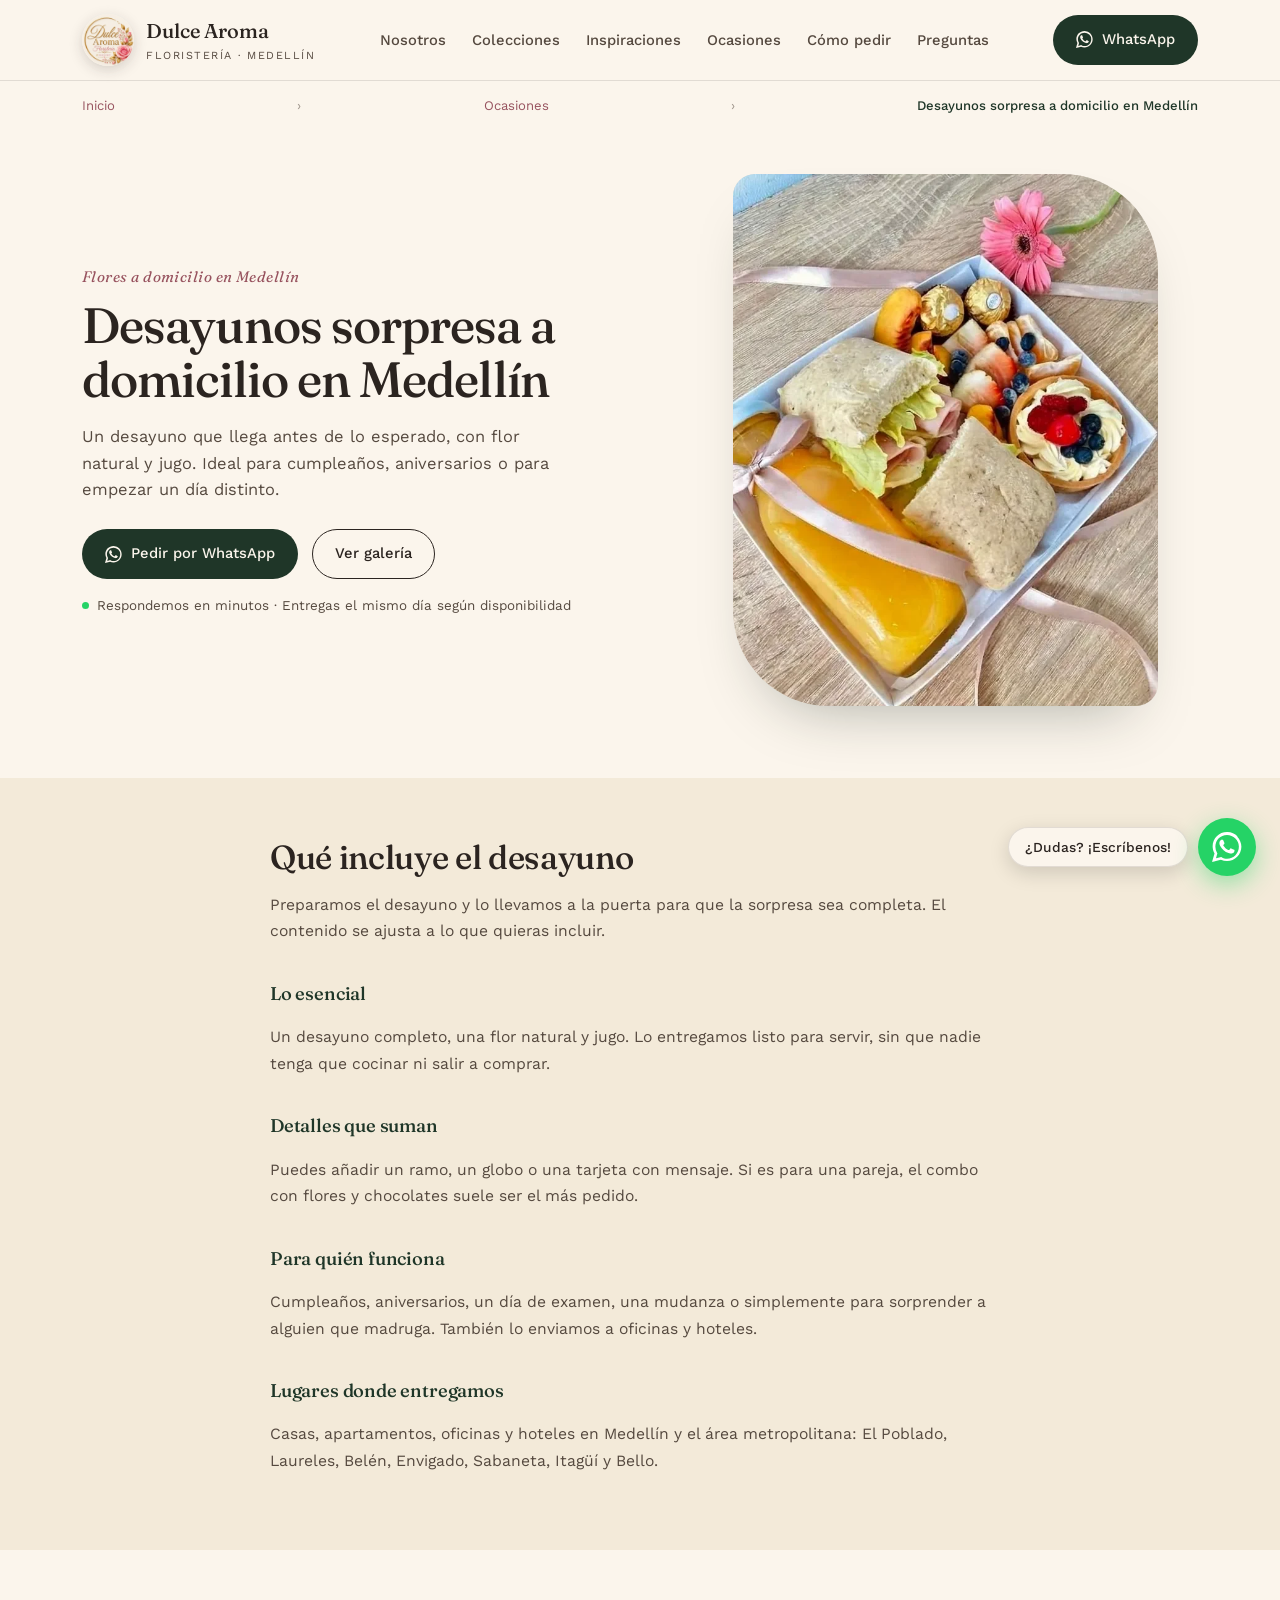
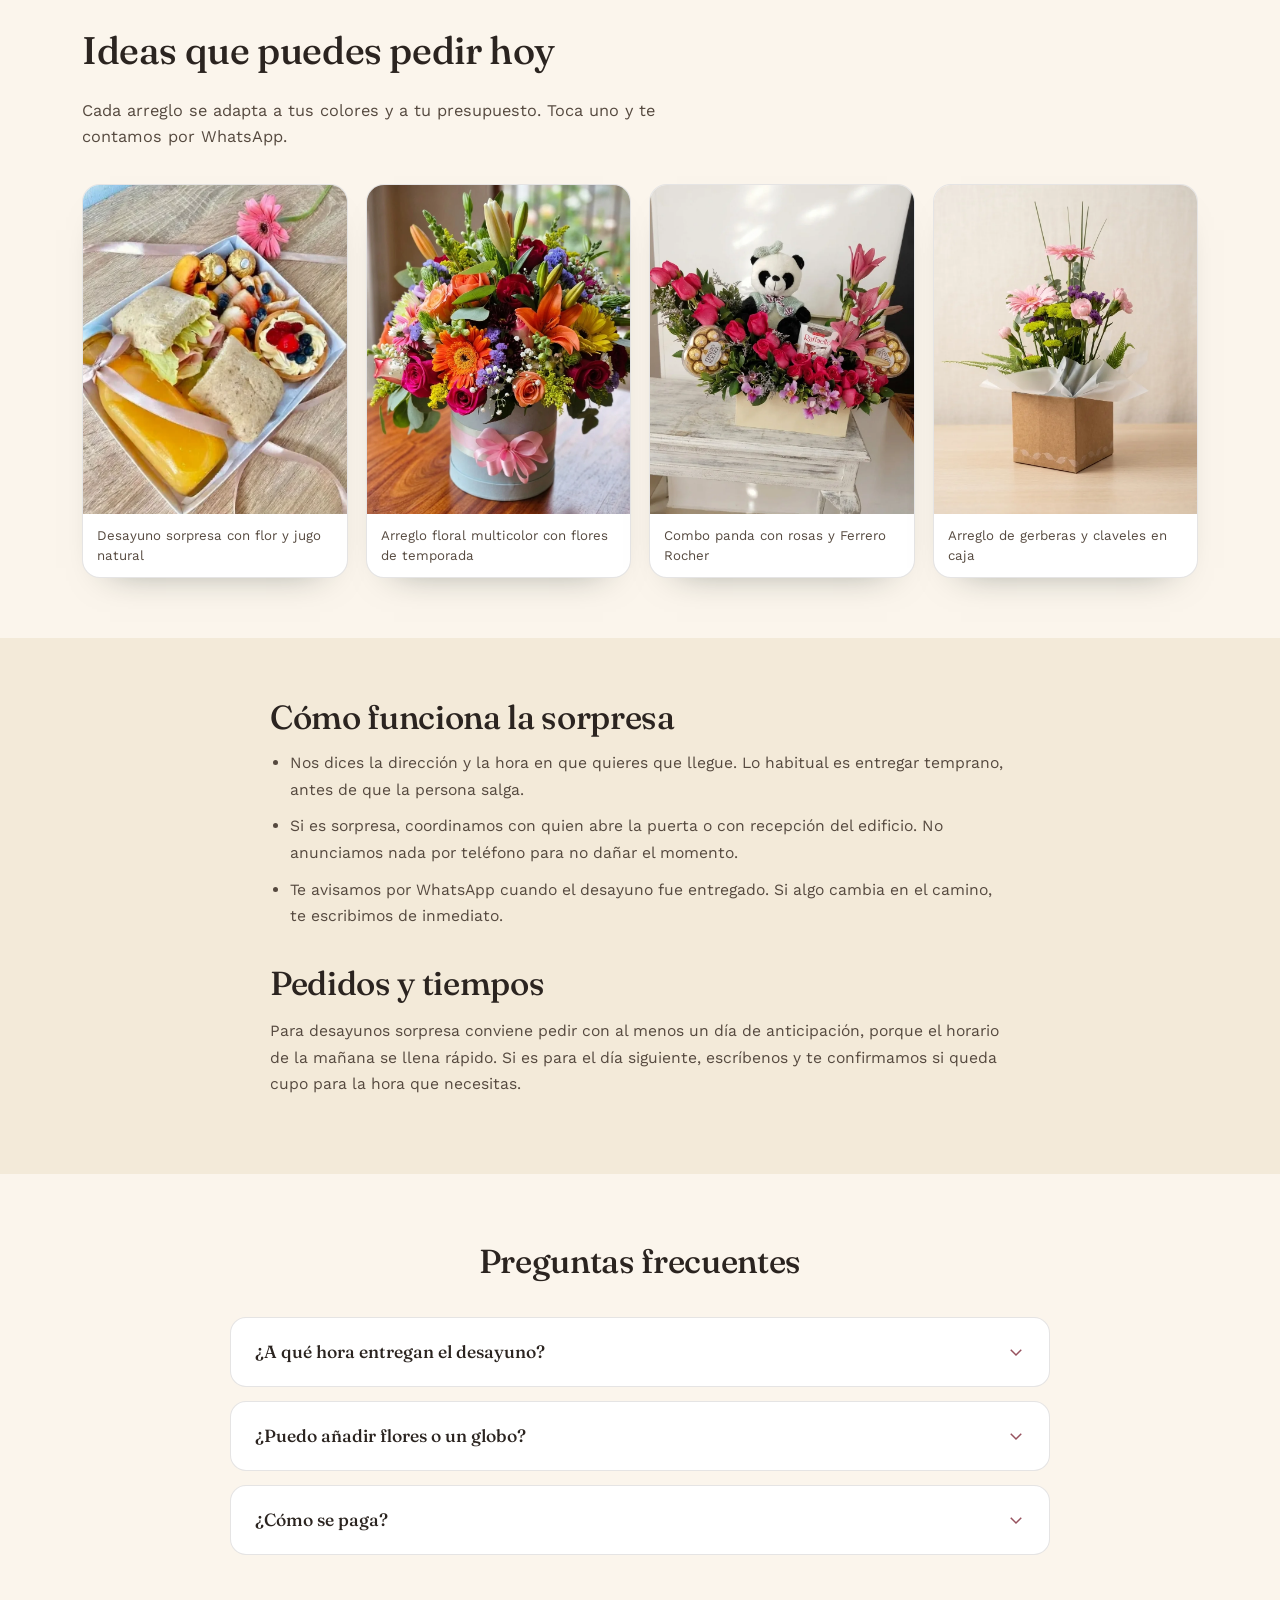
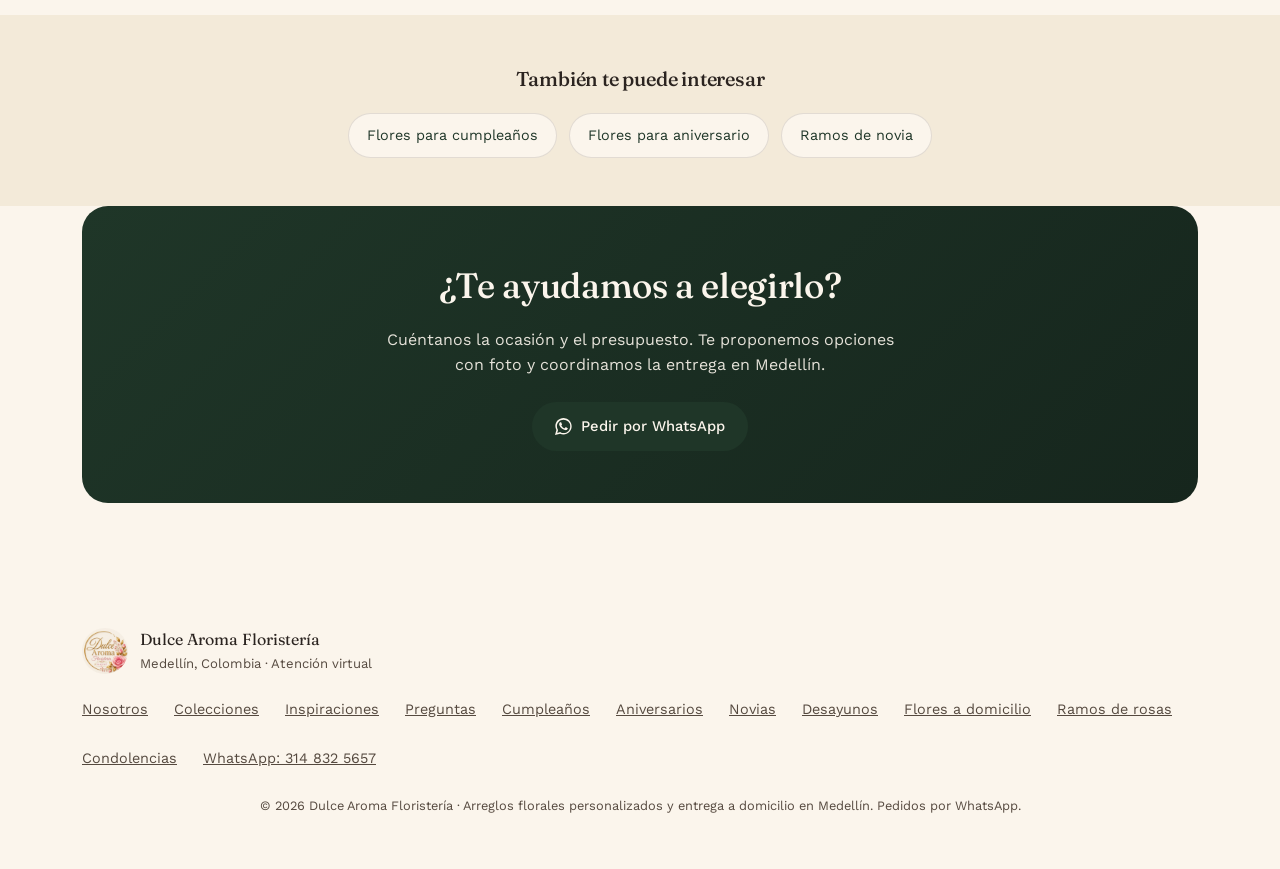
<file: desayunos-sorpresa-medellin.html>
<!DOCTYPE html>
<html lang="es-CO">
<head>
<meta charset="utf-8"/>
<meta content="width=device-width, initial-scale=1.0" name="viewport"/>
<script>document.documentElement.classList.add('js');</script>
<title>Desayunos sorpresa a domicilio en Medellín | Dulce Aroma</title>
<meta content="Desayuno sorpresa con flor natural y jugo, entregado temprano en Medellín. Coordinamos la hora para que sea sorpresa. Pide por WhatsApp." name="description"/>
<meta content="index, follow, max-image-preview:large, max-snippet:-1" name="robots"/>
<link href="https://dulcearomamedellin.vercel.app/desayunos-sorpresa-medellin.html" rel="canonical"/>
<link href="https://dulcearomamedellin.vercel.app/desayunos-sorpresa-medellin.html" hreflang="es-CO" rel="alternate"/>
<meta content="Desayunos sorpresa a domicilio en Medellín | Dulce Aroma" property="og:title"/>
<meta content="Desayuno sorpresa con flor natural y jugo, entregado temprano en Medellín. Coordinamos la hora para que sea sorpresa. Pide por WhatsApp." property="og:description"/>
<meta content="https://dulcearomamedellin.vercel.app/img/desayunos/desayuno-sorpresa-01.webp" property="og:image"/>
<meta content="image/webp" property="og:image:type"/>
<meta content="Desayuno sorpresa con flor y jugo natural" property="og:image:alt"/>
<meta content="https://dulcearomamedellin.vercel.app/desayunos-sorpresa-medellin.html" property="og:url"/>
<meta content="article" property="og:type"/>
<meta content="es_CO" property="og:locale"/>
<meta content="Dulce Aroma Floristería" property="og:site_name"/>
<meta content="summary_large_image" name="twitter:card"/>
<meta content="Desayunos sorpresa a domicilio en Medellín | Dulce Aroma" name="twitter:title"/>
<meta content="Desayuno sorpresa con flor natural y jugo, entregado temprano en Medellín. Coordinamos la hora para que sea sorpresa. Pide por WhatsApp." name="twitter:description"/>
<meta content="https://dulcearomamedellin.vercel.app/img/desayunos/desayuno-sorpresa-01.webp" name="twitter:image"/>
<meta content="#1f3628" name="theme-color"/>
<link rel="icon" type="image/webp" href="img/logo.webp"/>
<link rel="apple-touch-icon" href="img/logo.webp"/>
<link href="https://fonts.googleapis.com" rel="preconnect"/>
<link crossorigin href="https://fonts.gstatic.com" rel="preconnect"/>
<link href="https://fonts.googleapis.com/css2?family=Fraunces:ital,opsz,wght@0,9..144,400..600;1,9..144,400..600&family=Work+Sans:wght@300;400;500;600&display=swap" rel="stylesheet"/>
<link href="styles.css" rel="stylesheet"/>
<link href="landing.css" rel="stylesheet"/>
<script type="application/ld+json">
{
  "@context": "https://schema.org",
  "@type": "FAQPage",
  "mainEntity": [
    {
      "@type": "Question",
      "name": "¿A qué hora entregan el desayuno?",
      "acceptedAnswer": {
        "@type": "Answer",
        "text": "Coordinamos la hora contigo. Lo habitual es entregar entre las 6 y las 9 de la mañana, para que llegue antes de que la persona salga."
      }
    },
    {
      "@type": "Question",
      "name": "¿Puedo añadir flores o un globo?",
      "acceptedAnswer": {
        "@type": "Answer",
        "text": "Sí. Puedes sumar un ramo, un globo o chocolates. Al escribirnos por WhatsApp te pasamos las opciones y el valor de cada adicional."
      }
    },
    {
      "@type": "Question",
      "name": "¿Cómo se paga?",
      "acceptedAnswer": {
        "@type": "Answer",
        "text": "Acordamos el pedido por WhatsApp y te compartimos los datos de Nequi o Bancolombia. Cuando confirmas el pago, dejamos el desayuno programado para la entrega."
      }
    }
  ]
}
</script>
<script type="application/ld+json">
{
  "@context": "https://schema.org",
  "@type": "Service",
  "serviceType": "Desayunos sorpresa a domicilio",
  "url": "https://dulcearomamedellin.vercel.app/desayunos-sorpresa-medellin.html",
  "areaServed": [
    {
      "@type": "City",
      "name": "Medellín"
    },
    {
      "@type": "City",
      "name": "Envigado"
    },
    {
      "@type": "City",
      "name": "Sabaneta"
    },
    {
      "@type": "City",
      "name": "Itagüí"
    },
    {
      "@type": "City",
      "name": "Bello"
    }
  ],
  "provider": {
    "@type": "Florist",
    "@id": "https://dulcearomamedellin.vercel.app/#floristeria",
    "name": "Dulce Aroma Floristería",
    "telephone": "+573148325657",
    "url": "https://dulcearomamedellin.vercel.app/"
  }
}
</script>
<script type="application/ld+json">
{
  "@context": "https://schema.org",
  "@type": "BreadcrumbList",
  "itemListElement": [
    {
      "@type": "ListItem",
      "position": 1,
      "name": "Inicio",
      "item": "https://dulcearomamedellin.vercel.app/"
    },
    {
      "@type": "ListItem",
      "position": 2,
      "name": "Desayunos sorpresa a domicilio en Medellín",
      "item": "https://dulcearomamedellin.vercel.app/desayunos-sorpresa-medellin.html"
    }
  ]
}
</script>
</head>
<body>
<div id="vine-page">
<header>
<nav class="wrap">
  <a class="brand" href="index.html">
    <img alt="Logo Dulce Aroma Floristería" height="52" src="img/logo.webp" width="52"/>
    <div class="brand-name">Dulce Aroma<span>Floristería · Medellín</span></div>
  </a>
  <ul class="nav-menu" id="nav-menu">
    <li><a class="nav-link" href="index.html#nosotros">Nosotros</a></li>
    <li><a class="nav-link" href="index.html#catalogo">Colecciones</a></li>
    <li><a class="nav-link" href="index.html#inspiraciones">Inspiraciones</a></li>
    <li><a class="nav-link" href="index.html#ocasiones">Ocasiones</a></li>
    <li><a class="nav-link" href="index.html#pasos">Cómo pedir</a></li>
    <li><a class="nav-link" href="index.html#faq">Preguntas</a></li>
  </ul>
  <div class="nav-actions">
  <button class="nav-toggle" id="nav-toggle" type="button" aria-expanded="false" aria-controls="nav-menu" aria-label="Abrir menú de navegación">
    <svg aria-hidden="true" class="icon-open" fill="none" stroke="currentColor" stroke-width="2" viewbox="0 0 24 24"><line x1="3" x2="21" y1="6" y2="6"></line><line x1="3" x2="21" y1="12" y2="12"></line><line x1="3" x2="21" y1="18" y2="18"></line></svg>
    <svg aria-hidden="true" class="icon-close" fill="none" stroke="currentColor" stroke-width="2" viewbox="0 0 24 24"><line x1="18" x2="6" y1="6" y2="18"></line><line x1="6" x2="18" y1="6" y2="18"></line></svg>
  </button>
  <a class="btn btn-primary btn-header" href="https://wa.me/573148325657?text=Hola%2C%20vi%20su%20p%C3%A1gina%20web%20de%20Dulce%20Aroma%20y%20quisiera%20informaci%C3%B3n%20sobre%20sus%20arreglos%20florales." rel="noopener" target="_blank"><svg aria-hidden="true" fill="currentColor" viewbox="0 0 24 24"><path d="M20.5 3.5A11.7 11.7 0 0 0 12 0C5.6 0 .5 5.1.5 11.4c0 2 .5 4 1.5 5.7L0 24l7.1-1.9a11.9 11.9 0 0 0 4.9 1.1h0c6.4 0 11.5-5.1 11.5-11.4 0-3-1.2-5.9-3.4-8.3zM12 21.3c-1.5 0-3-.4-4.3-1.2l-.3-.2-4.2 1.1 1.1-4-.2-.3a9.3 9.3 0 0 1-1.4-4.9C2.7 6.3 6.8 2.3 12 2.3c2.5 0 4.9 1 6.7 2.8a9.2 9.2 0 0 1 2.8 6.4c0 5.4-4.1 9.8-9.5 9.8zm5.3-7.3c-.3-.1-1.7-.8-1.9-.9-.3-.1-.5-.1-.7.1-.2.3-.7.9-.9 1.1-.2.2-.3.2-.6.1-.3-.1-1.3-.5-2.4-1.5-.9-.8-1.5-1.8-1.7-2.1-.2-.3 0-.5.1-.6.1-.1.3-.3.4-.5.1-.1.2-.3.3-.4.1-.2 0-.4 0-.5 0-.1-.7-1.6-.9-2.2-.2-.5-.5-.5-.7-.5h-.6c-.2 0-.5.1-.8.4-.3.3-1 1-1 2.4s1.1 2.8 1.2 3c.1.2 2.1 3.2 5.1 4.5.7.3 1.3.5 1.7.6.7.2 1.4.2 1.9.1.6-.1 1.7-.7 2-1.4.2-.7.2-1.2.2-1.4-.1-.1-.3-.2-.6-.3z"></path></svg> WhatsApp</a>
  </div>
</nav>
</header>

<main id="contenido">

<nav aria-label="Ruta de navegación" class="wrap lp-breadcrumb">
<a href="index.html">Inicio</a><span aria-hidden="true">›</span><a href="index.html#ocasiones">Ocasiones</a><span aria-hidden="true">›</span><span aria-current="page">Desayunos sorpresa a domicilio en Medellín</span>
</nav>

<section class="lp-hero">
<div class="wrap">
<div>
<p class="eyebrow">Flores a domicilio en Medellín</p>
<h1>Desayunos sorpresa a domicilio en Medellín</h1>
<p class="lead">Un desayuno que llega antes de lo esperado, con flor natural y jugo. Ideal para cumpleaños, aniversarios o para empezar un día distinto.</p>
<div class="hero-ctas">
<a class="btn btn-primary" href="https://wa.me/573148325657?text=Hola%2C%20quiero%20pedir%20un%20desayuno%20sorpresa%20en%20Medell%C3%ADn.%20%C2%BFMe%20ayudan%3F" rel="noopener" target="_blank"><svg aria-hidden="true" fill="currentColor" viewbox="0 0 24 24"><path d="M20.5 3.5A11.7 11.7 0 0 0 12 0C5.6 0 .5 5.1.5 11.4c0 2 .5 4 1.5 5.7L0 24l7.1-1.9a11.9 11.9 0 0 0 4.9 1.1h0c6.4 0 11.5-5.1 11.5-11.4 0-3-1.2-5.9-3.4-8.3zM12 21.3c-1.5 0-3-.4-4.3-1.2l-.3-.2-4.2 1.1 1.1-4-.2-.3a9.3 9.3 0 0 1-1.4-4.9C2.7 6.3 6.8 2.3 12 2.3c2.5 0 4.9 1 6.7 2.8a9.2 9.2 0 0 1 2.8 6.4c0 5.4-4.1 9.8-9.5 9.8zm5.3-7.3c-.3-.1-1.7-.8-1.9-.9-.3-.1-.5-.1-.7.1-.2.3-.7.9-.9 1.1-.2.2-.3.2-.6.1-.3-.1-1.3-.5-2.4-1.5-.9-.8-1.5-1.8-1.7-2.1-.2-.3 0-.5.1-.6.1-.1.3-.3.4-.5.1-.1.2-.3.3-.4.1-.2 0-.4 0-.5 0-.1-.7-1.6-.9-2.2-.2-.5-.5-.5-.7-.5h-.6c-.2 0-.5.1-.8.4-.3.3-1 1-1 2.4s1.1 2.8 1.2 3c.1.2 2.1 3.2 5.1 4.5.7.3 1.3.5 1.7.6.7.2 1.4.2 1.9.1.6-.1 1.7-.7 2-1.4.2-.7.2-1.2.2-1.4-.1-.1-.3-.2-.6-.3z"></path></svg> Pedir por WhatsApp</a>
<a class="btn btn-ghost" href="index.html#inspiraciones">Ver galería</a>
</div>
<p class="hero-note">Respondemos en minutos · Entregas el mismo día según disponibilidad</p>
</div>
<figure>
<img alt="Desayuno sorpresa con flor y jugo natural" decoding="async" fetchpriority="high" height="874" src="img/desayunos/desayuno-sorpresa-01.webp" width="688"/>
</figure>
</div>
</section>

<section class="lp-content">
<div class="wrap">
<div class="lp-block">
<h2>Qué incluye el desayuno</h2>
<p>Preparamos el desayuno y lo llevamos a la puerta para que la sorpresa sea completa. El contenido se ajusta a lo que quieras incluir.</p>
</div>
<div class="lp-block"><h3>Lo esencial</h3><p>Un desayuno completo, una flor natural y jugo. Lo entregamos listo para servir, sin que nadie tenga que cocinar ni salir a comprar.</p></div>
<div class="lp-block"><h3>Detalles que suman</h3><p>Puedes añadir un ramo, un globo o una tarjeta con mensaje. Si es para una pareja, el combo con flores y chocolates suele ser el más pedido.</p></div>
<div class="lp-block"><h3>Para quién funciona</h3><p>Cumpleaños, aniversarios, un día de examen, una mudanza o simplemente para sorprender a alguien que madruga. También lo enviamos a oficinas y hoteles.</p></div>
<div class="lp-block"><h3>Lugares donde entregamos</h3><p>Casas, apartamentos, oficinas y hoteles en Medellín y el área metropolitana: El Poblado, Laureles, Belén, Envigado, Sabaneta, Itagüí y Bello.</p></div>
</div>
</section>

<section class="lp-galeria">
<div class="wrap">
<div class="section-head">
<h2>Ideas que puedes pedir hoy</h2>
<p>Cada arreglo se adapta a tus colores y a tu presupuesto. Toca uno y te contamos por WhatsApp.</p>
</div>
<div class="grid">
<figure class="lp-card">
<img alt="Desayuno sorpresa con flor y jugo natural" decoding="async" height="874" loading="lazy" src="img/desayunos/desayuno-sorpresa-01.webp" width="688"/>
<figcaption>Desayuno sorpresa con flor y jugo natural</figcaption>
</figure>
<figure class="lp-card">
<img alt="Arreglo floral multicolor con flores de temporada" decoding="async" height="1195" loading="lazy" src="img/ramos/arreglo-colorido-01.webp" width="896"/>
<figcaption>Arreglo floral multicolor con flores de temporada</figcaption>
</figure>
<figure class="lp-card">
<img alt="Combo panda con rosas y Ferrero Rocher" decoding="async" height="1195" loading="lazy" src="img/cajas/combo-panda-01.webp" width="896"/>
<figcaption>Combo panda con rosas y Ferrero Rocher</figcaption>
</figure>
<figure class="lp-card">
<img alt="Arreglo de gerberas y claveles en caja" decoding="async" height="1195" loading="lazy" src="img/ramos/arreglo-gerberas-01.webp" width="896"/>
<figcaption>Arreglo de gerberas y claveles en caja</figcaption>
</figure>
</div>
</div>
</section>

<section class="lp-content">
<div class="wrap">
<div class="lp-block">
<h2>Cómo funciona la sorpresa</h2>
<ul><li>Nos dices la dirección y la hora en que quieres que llegue. Lo habitual es entregar temprano, antes de que la persona salga.</li>
<li>Si es sorpresa, coordinamos con quien abre la puerta o con recepción del edificio. No anunciamos nada por teléfono para no dañar el momento.</li>
<li>Te avisamos por WhatsApp cuando el desayuno fue entregado. Si algo cambia en el camino, te escribimos de inmediato.</li></ul>
</div>
<div class="lp-block">
<h2>Pedidos y tiempos</h2>
<p>Para desayunos sorpresa conviene pedir con al menos un día de anticipación, porque el horario de la mañana se llena rápido. Si es para el día siguiente, escríbenos y te confirmamos si queda cupo para la hora que necesitas.</p>
</div>
</div>
</section>

<section class="lp-faq">
<div class="wrap">
<h2>Preguntas frecuentes</h2>
<div class="faq-list">
<details class="faq-item"><summary class="faq-summary">¿A qué hora entregan el desayuno? <svg fill="none" stroke="currentColor" stroke-width="2" viewbox="0 0 24 24"><path d="M19 9l-7 7-7-7"></path></svg></summary><div class="faq-content">Coordinamos la hora contigo. Lo habitual es entregar entre las 6 y las 9 de la mañana, para que llegue antes de que la persona salga.</div></details>
<details class="faq-item"><summary class="faq-summary">¿Puedo añadir flores o un globo? <svg fill="none" stroke="currentColor" stroke-width="2" viewbox="0 0 24 24"><path d="M19 9l-7 7-7-7"></path></svg></summary><div class="faq-content">Sí. Puedes sumar un ramo, un globo o chocolates. Al escribirnos por WhatsApp te pasamos las opciones y el valor de cada adicional.</div></details>
<details class="faq-item"><summary class="faq-summary">¿Cómo se paga? <svg fill="none" stroke="currentColor" stroke-width="2" viewbox="0 0 24 24"><path d="M19 9l-7 7-7-7"></path></svg></summary><div class="faq-content">Acordamos el pedido por WhatsApp y te compartimos los datos de Nequi o Bancolombia. Cuando confirmas el pago, dejamos el desayuno programado para la entrega.</div></details>
</div>
</div>
</section>

<section class="lp-relacionadas">
<div class="wrap">
<h2>También te puede interesar</h2>
<ul><li><a href="flores-para-cumpleanos-medellin.html">Flores para cumpleaños</a></li>
<li><a href="flores-para-aniversario-medellin.html">Flores para aniversario</a></li>
<li><a href="ramos-de-novia-medellin.html">Ramos de novia</a></li></ul>
</div>
</section>

<section class="lp-cta-sec">
<div class="wrap">
<div class="lp-cta">
<h2>¿Te ayudamos a elegirlo?</h2>
<p>Cuéntanos la ocasión y el presupuesto. Te proponemos opciones con foto y coordinamos la entrega en Medellín.</p>
<a class="btn btn-primary" href="https://wa.me/573148325657?text=Hola%2C%20quiero%20pedir%20un%20desayuno%20sorpresa%20en%20Medell%C3%ADn.%20%C2%BFMe%20ayudan%3F" rel="noopener" target="_blank"><svg aria-hidden="true" fill="currentColor" viewbox="0 0 24 24"><path d="M20.5 3.5A11.7 11.7 0 0 0 12 0C5.6 0 .5 5.1.5 11.4c0 2 .5 4 1.5 5.7L0 24l7.1-1.9a11.9 11.9 0 0 0 4.9 1.1h0c6.4 0 11.5-5.1 11.5-11.4 0-3-1.2-5.9-3.4-8.3zM12 21.3c-1.5 0-3-.4-4.3-1.2l-.3-.2-4.2 1.1 1.1-4-.2-.3a9.3 9.3 0 0 1-1.4-4.9C2.7 6.3 6.8 2.3 12 2.3c2.5 0 4.9 1 6.7 2.8a9.2 9.2 0 0 1 2.8 6.4c0 5.4-4.1 9.8-9.5 9.8zm5.3-7.3c-.3-.1-1.7-.8-1.9-.9-.3-.1-.5-.1-.7.1-.2.3-.7.9-.9 1.1-.2.2-.3.2-.6.1-.3-.1-1.3-.5-2.4-1.5-.9-.8-1.5-1.8-1.7-2.1-.2-.3 0-.5.1-.6.1-.1.3-.3.4-.5.1-.1.2-.3.3-.4.1-.2 0-.4 0-.5 0-.1-.7-1.6-.9-2.2-.2-.5-.5-.5-.7-.5h-.6c-.2 0-.5.1-.8.4-.3.3-1 1-1 2.4s1.1 2.8 1.2 3c.1.2 2.1 3.2 5.1 4.5.7.3 1.3.5 1.7.6.7.2 1.4.2 1.9.1.6-.1 1.7-.7 2-1.4.2-.7.2-1.2.2-1.4-.1-.1-.3-.2-.6-.3z"></path></svg> Pedir por WhatsApp</a>
</div>
</div>
</section>

</main>
<footer>
<div class="wrap">
<div class="foot-brand">
<img alt="Logo Dulce Aroma" height="46" loading="lazy" src="img/logo.webp" width="46"/>
<div>
<div style="font-family:'Fraunces',serif;">Dulce Aroma Floristería</div>
<div style="font-size:0.82rem;color:var(--ink-suave);">Medellín, Colombia · Atención virtual</div>
</div>
</div>
<nav>
<a href="index.html#nosotros">Nosotros</a>
<a href="index.html#catalogo">Colecciones</a>
<a href="index.html#inspiraciones">Inspiraciones</a>
<a href="index.html#faq">Preguntas</a>
<a href="flores-para-cumpleanos-medellin.html">Cumpleaños</a>
<a href="flores-para-aniversario-medellin.html">Aniversarios</a>
<a href="ramos-de-novia-medellin.html">Novias</a>
<a href="desayunos-sorpresa-medellin.html">Desayunos</a>
<a href="flores-a-domicilio-medellin.html">Flores a domicilio</a>
<a href="ramos-de-rosas-medellin.html">Ramos de rosas</a>
<a href="flores-para-condolencias-medellin.html">Condolencias</a>
<a href="https://wa.me/573148325657" rel="noopener" target="_blank">WhatsApp: 314 832 5657</a>
</nav>
</div>
<p class="copy">© 2026 Dulce Aroma Floristería · Arreglos florales personalizados y entrega a domicilio en Medellín. Pedidos por WhatsApp.</p>
</footer>
</div>
<a aria-label="¿Dudas? ¡Escríbenos! por WhatsApp" class="whatsapp-float" href="https://wa.me/573148325657?text=Hola%2C%20vi%20su%20p%C3%A1gina%20web%20de%20Dulce%20Aroma%20y%20quisiera%20informaci%C3%B3n%20sobre%20sus%20arreglos%20florales." rel="noopener" target="_blank">
  <span class="whatsapp-tooltip">¿Dudas? ¡Escríbenos!</span>
  <div class="whatsapp-float-btn"><svg aria-hidden="true" fill="currentColor" viewbox="0 0 24 24"><path d="M20.5 3.5A11.7 11.7 0 0 0 12 0C5.6 0 .5 5.1.5 11.4c0 2 .5 4 1.5 5.7L0 24l7.1-1.9a11.9 11.9 0 0 0 4.9 1.1h0c6.4 0 11.5-5.1 11.5-11.4 0-3-1.2-5.9-3.4-8.3zM12 21.3c-1.5 0-3-.4-4.3-1.2l-.3-.2-4.2 1.1 1.1-4-.2-.3a9.3 9.3 0 0 1-1.4-4.9C2.7 6.3 6.8 2.3 12 2.3c2.5 0 4.9 1 6.7 2.8a9.2 9.2 0 0 1 2.8 6.4c0 5.4-4.1 9.8-9.5 9.8zm5.3-7.3c-.3-.1-1.7-.8-1.9-.9-.3-.1-.5-.1-.7.1-.2.3-.7.9-.9 1.1-.2.2-.3.2-.6.1-.3-.1-1.3-.5-2.4-1.5-.9-.8-1.5-1.8-1.7-2.1-.2-.3 0-.5.1-.6.1-.1.3-.3.4-.5.1-.1.2-.3.3-.4.1-.2 0-.4 0-.5 0-.1-.7-1.6-.9-2.2-.2-.5-.5-.5-.7-.5h-.6c-.2 0-.5.1-.8.4-.3.3-1 1-1 2.4s1.1 2.8 1.2 3c.1.2 2.1 3.2 5.1 4.5.7.3 1.3.5 1.7.6.7.2 1.4.2 1.9.1.6-.1 1.7-.7 2-1.4.2-.7.2-1.2.2-1.4-.1-.1-.3-.2-.6-.3z"></path></svg></div>
</a>
<script>
(function(){
  const toggle = document.getElementById('nav-toggle');
  const menu = document.getElementById('nav-menu');
  if(!toggle || !menu) return;
  function setOpen(open){
    toggle.setAttribute('aria-expanded', open ? 'true' : 'false');
    toggle.setAttribute('aria-label', open ? 'Cerrar menú de navegación' : 'Abrir menú de navegación');
    menu.classList.toggle('open', open);
  }
  toggle.addEventListener('click', () => setOpen(toggle.getAttribute('aria-expanded') !== 'true'));
  menu.addEventListener('click', (e) => { if(e.target.closest('a')) setOpen(false); });
  document.addEventListener('keydown', (e) => {
    if(e.key === 'Escape' && toggle.getAttribute('aria-expanded') === 'true'){ setOpen(false); toggle.focus(); }
  });
  window.addEventListener('resize', () => { if(window.innerWidth > 900) setOpen(false); });
})();

(function(){
  const items = document.querySelectorAll('.reveal');
  if(!items.length) return;
  const show = el => el.classList.add('is-visible');
  const showAll = () => items.forEach(show);
  if(!('IntersectionObserver' in window)){ showAll(); return; }
  let fired = false;
  const io = new IntersectionObserver((entries) => {
    fired = true;
    entries.forEach(entry => {
      if(entry.isIntersecting){ show(entry.target); io.unobserve(entry.target); }
    });
  }, { threshold: 0.01, rootMargin: '0px 0px -20px 0px' });
  items.forEach(el => io.observe(el));
  setTimeout(() => { if(!fired) showAll(); }, 3000);
  window.addEventListener('pagehide', showAll);
})();
</script>
</body>
</html>
</file>
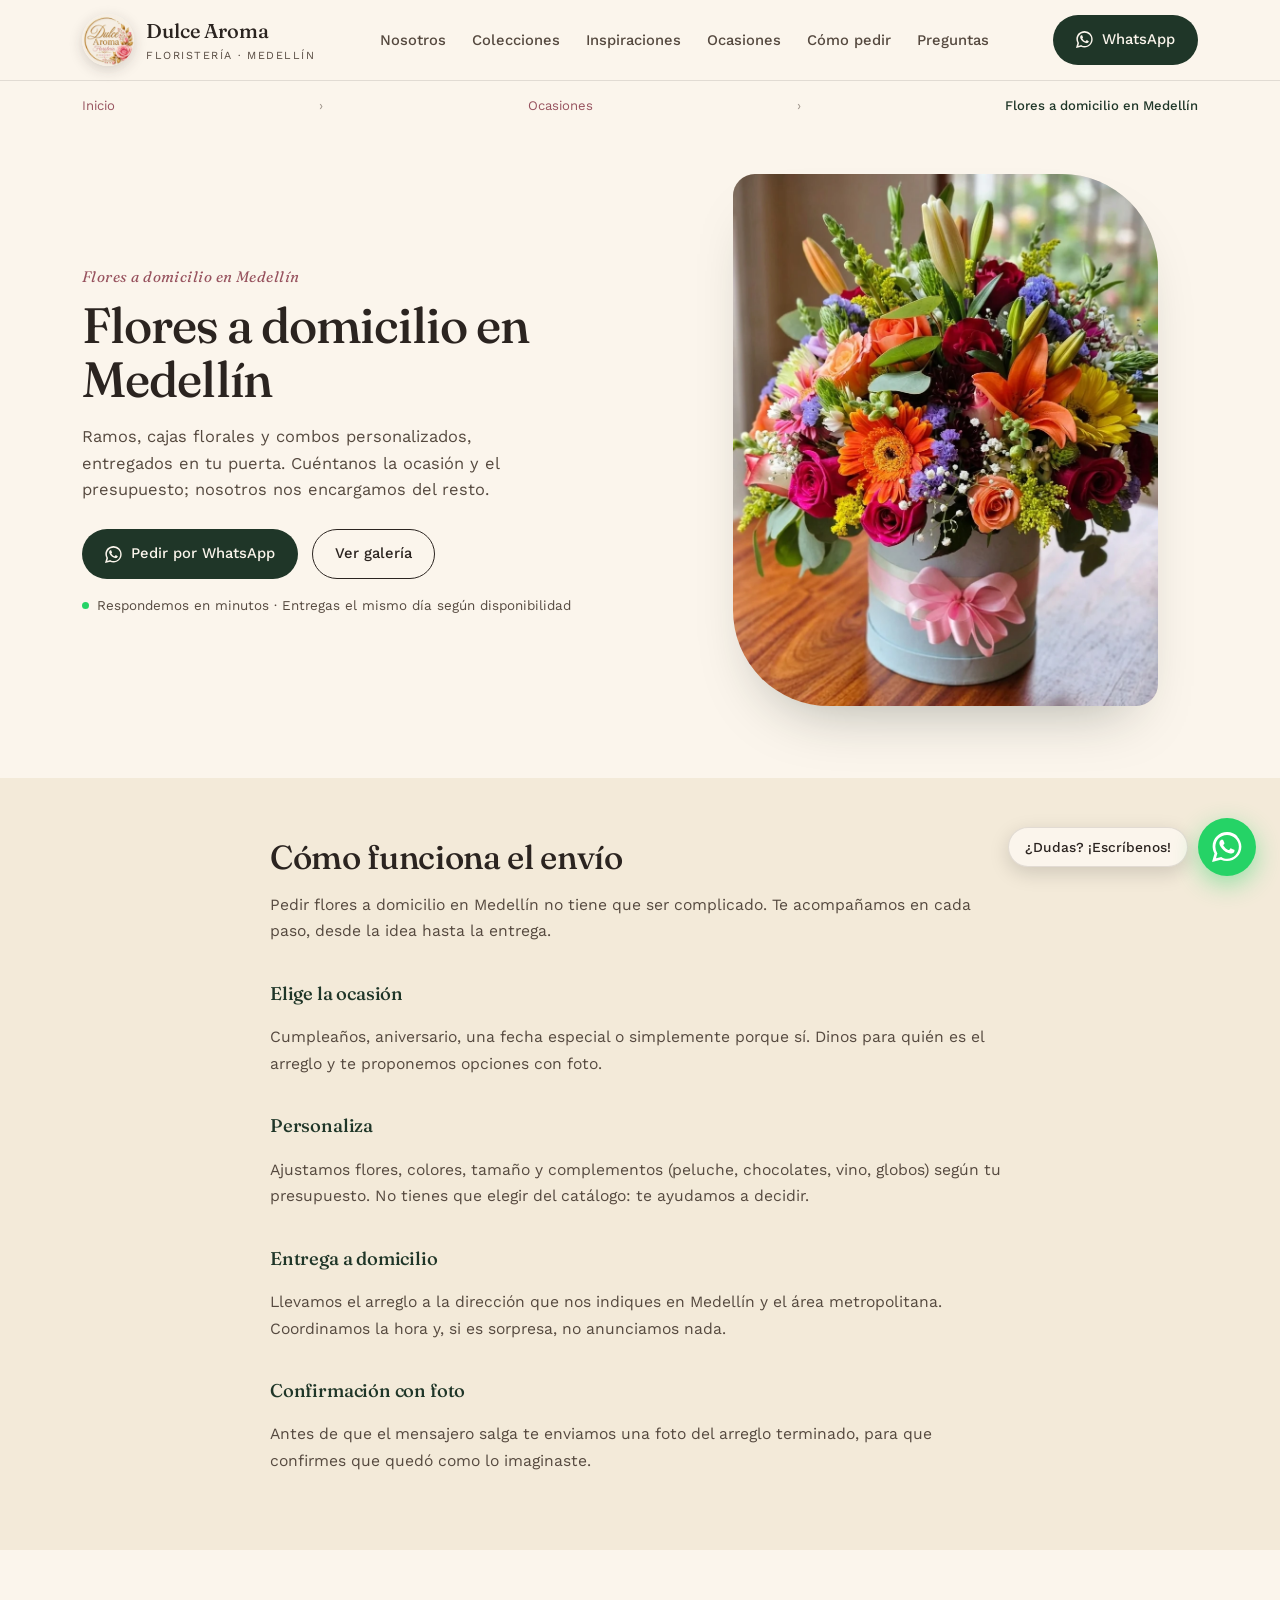
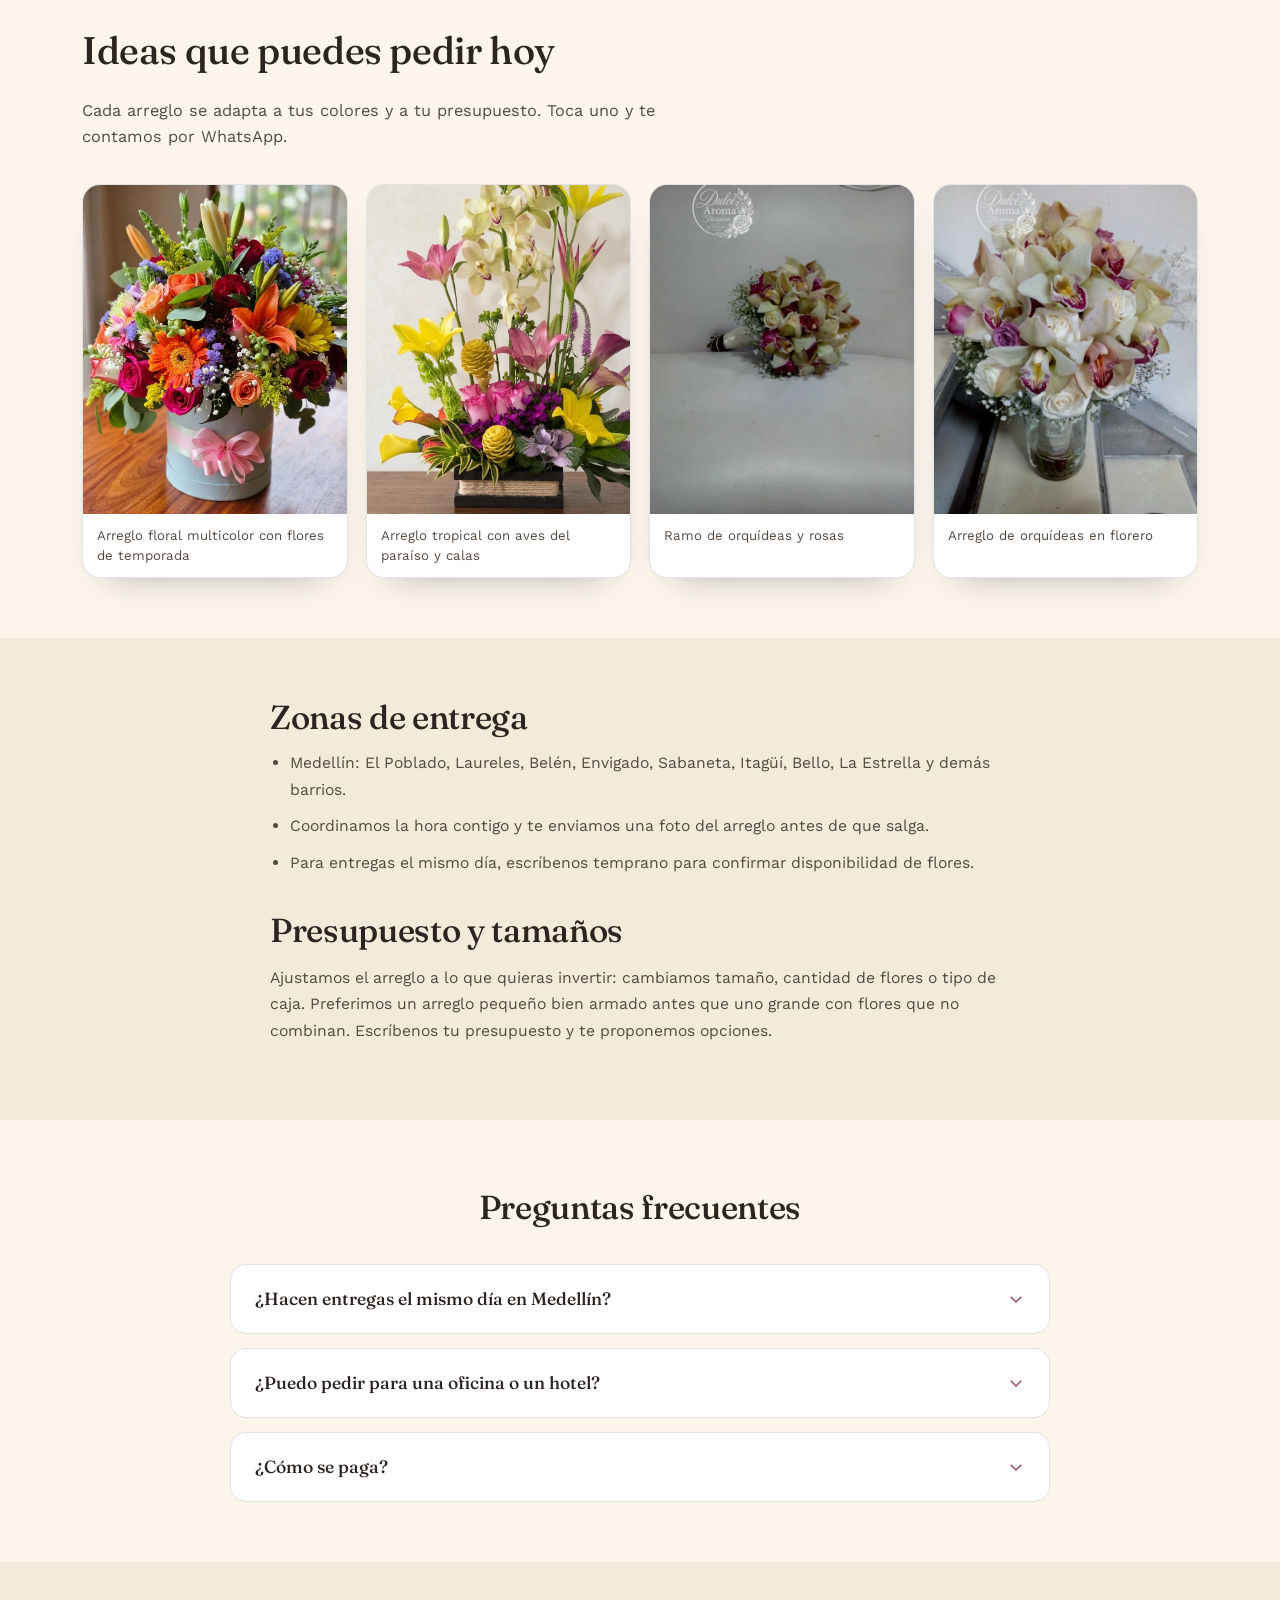
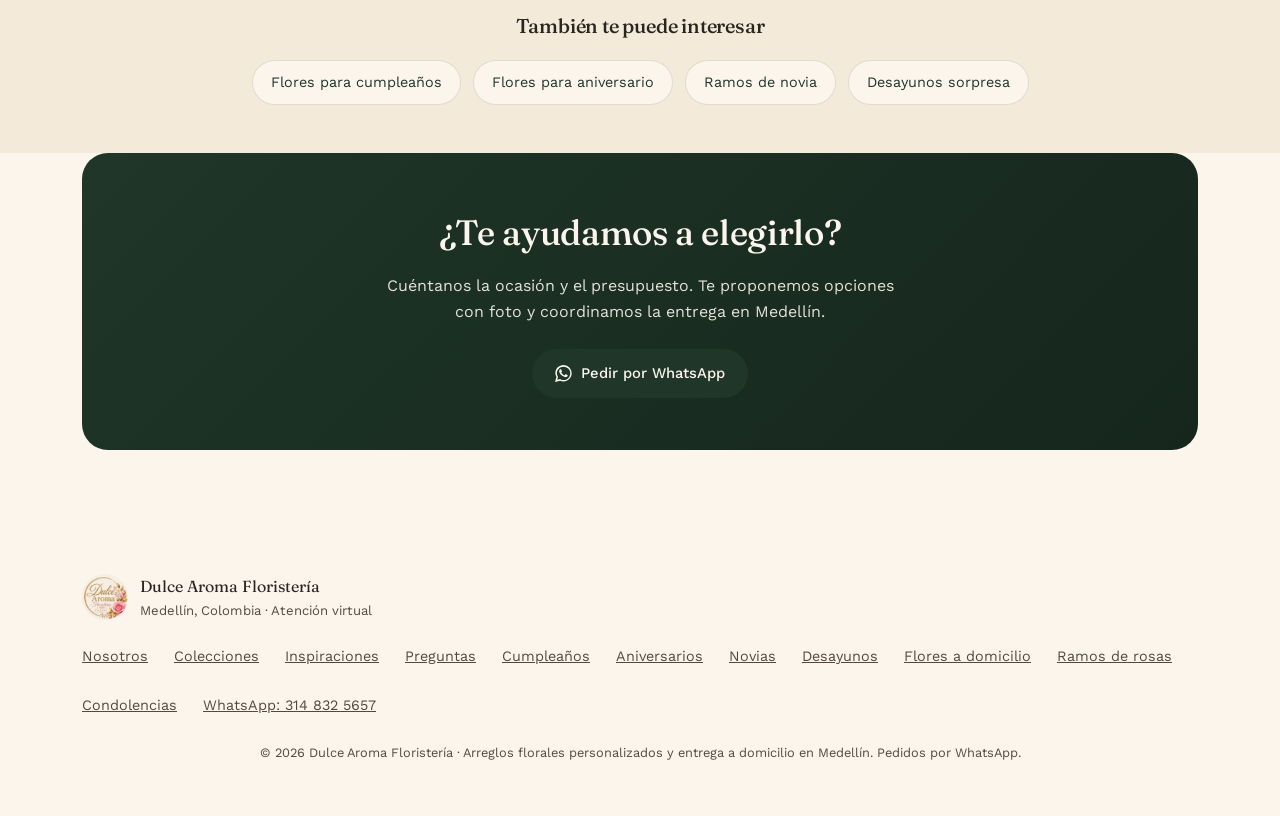
<file: flores-a-domicilio-medellin.html>
<!DOCTYPE html>
<html lang="es-CO">
<head>
<meta charset="utf-8"/>
<meta content="width=device-width, initial-scale=1.0" name="viewport"/>
<script>document.documentElement.classList.add('js');</script>
<title>Flores a domicilio en Medellín | Dulce Aroma</title>
<meta content="Envío de flores a domicilio en Medellín y el Valle de Aburrá. Ramos, cajas florales y combos personalizados. Entrega el mismo día. Pide por WhatsApp." name="description"/>
<meta content="index, follow, max-image-preview:large, max-snippet:-1" name="robots"/>
<link href="https://dulcearomamedellin.vercel.app/flores-a-domicilio-medellin.html" rel="canonical"/>
<link href="https://dulcearomamedellin.vercel.app/flores-a-domicilio-medellin.html" hreflang="es-CO" rel="alternate"/>
<meta content="Flores a domicilio en Medellín | Dulce Aroma" property="og:title"/>
<meta content="Envío de flores a domicilio en Medellín y el Valle de Aburrá. Ramos, cajas florales y combos personalizados. Entrega el mismo día. Pide por WhatsApp." property="og:description"/>
<meta content="https://dulcearomamedellin.vercel.app/img/ramos/arreglo-colorido-01.webp" property="og:image"/>
<meta content="image/webp" property="og:image:type"/>
<meta content="Arreglo floral multicolor con flores de temporada" property="og:image:alt"/>
<meta content="https://dulcearomamedellin.vercel.app/flores-a-domicilio-medellin.html" property="og:url"/>
<meta content="article" property="og:type"/>
<meta content="es_CO" property="og:locale"/>
<meta content="Dulce Aroma Floristería" property="og:site_name"/>
<meta content="summary_large_image" name="twitter:card"/>
<meta content="Flores a domicilio en Medellín | Dulce Aroma" name="twitter:title"/>
<meta content="Envío de flores a domicilio en Medellín y el Valle de Aburrá. Ramos, cajas florales y combos personalizados. Entrega el mismo día. Pide por WhatsApp." name="twitter:description"/>
<meta content="https://dulcearomamedellin.vercel.app/img/ramos/arreglo-colorido-01.webp" name="twitter:image"/>
<meta content="#1f3628" name="theme-color"/>
<link rel="icon" type="image/webp" href="img/logo.webp"/>
<link rel="apple-touch-icon" href="img/logo.webp"/>
<link href="https://fonts.googleapis.com" rel="preconnect"/>
<link crossorigin href="https://fonts.gstatic.com" rel="preconnect"/>
<link href="https://fonts.googleapis.com/css2?family=Fraunces:ital,opsz,wght@0,9..144,400..600;1,9..144,400..600&family=Work+Sans:wght@300;400;500;600&display=swap" rel="stylesheet"/>
<link href="styles.css" rel="stylesheet"/>
<link href="landing.css" rel="stylesheet"/>
<script type="application/ld+json">
{
  "@context": "https://schema.org",
  "@type": "FAQPage",
  "mainEntity": [
    {
      "@type": "Question",
      "name": "¿Hacen entregas el mismo día en Medellín?",
      "acceptedAnswer": {
        "@type": "Answer",
        "text": "Sí, según la disponibilidad de flores. Si el pedido es para hoy, escríbenos lo antes posible indicando el sector y la hora en que debe llegar."
      }
    },
    {
      "@type": "Question",
      "name": "¿Puedo pedir para una oficina o un hotel?",
      "acceptedAnswer": {
        "@type": "Answer",
        "text": "Sí. Nos pasas la dirección, el nombre de quien recibe y la hora aproximada. Coordinamos con recepción para que el arreglo esté listo cuando llegue."
      }
    },
    {
      "@type": "Question",
      "name": "¿Cómo se paga?",
      "acceptedAnswer": {
        "@type": "Answer",
        "text": "Acordamos el pedido por WhatsApp y te compartimos los datos de Nequi o Bancolombia. Cuando confirmas el pago, dejamos el envío programado."
      }
    }
  ]
}
</script>
<script type="application/ld+json">
{
  "@context": "https://schema.org",
  "@type": "Service",
  "serviceType": "Envío de flores a domicilio en Medellín",
  "url": "https://dulcearomamedellin.vercel.app/flores-a-domicilio-medellin.html",
  "areaServed": [
    {
      "@type": "City",
      "name": "Medellín"
    },
    {
      "@type": "City",
      "name": "Envigado"
    },
    {
      "@type": "City",
      "name": "Sabaneta"
    },
    {
      "@type": "City",
      "name": "Itagüí"
    },
    {
      "@type": "City",
      "name": "Bello"
    }
  ],
  "provider": {
    "@type": "Florist",
    "@id": "https://dulcearomamedellin.vercel.app/#floristeria",
    "name": "Dulce Aroma Floristería",
    "telephone": "+573148325657",
    "url": "https://dulcearomamedellin.vercel.app/"
  }
}
</script>
<script type="application/ld+json">
{
  "@context": "https://schema.org",
  "@type": "BreadcrumbList",
  "itemListElement": [
    {
      "@type": "ListItem",
      "position": 1,
      "name": "Inicio",
      "item": "https://dulcearomamedellin.vercel.app/"
    },
    {
      "@type": "ListItem",
      "position": 2,
      "name": "Flores a domicilio en Medellín",
      "item": "https://dulcearomamedellin.vercel.app/flores-a-domicilio-medellin.html"
    }
  ]
}
</script>
</head>
<body>
<div id="vine-page">
<header>
<nav class="wrap">
  <a class="brand" href="index.html">
    <img alt="Logo Dulce Aroma Floristería" height="52" src="img/logo.webp" width="52"/>
    <div class="brand-name">Dulce Aroma<span>Floristería · Medellín</span></div>
  </a>
  <ul class="nav-menu" id="nav-menu">
    <li><a class="nav-link" href="index.html#nosotros">Nosotros</a></li>
    <li><a class="nav-link" href="index.html#catalogo">Colecciones</a></li>
    <li><a class="nav-link" href="index.html#inspiraciones">Inspiraciones</a></li>
    <li><a class="nav-link" href="index.html#ocasiones">Ocasiones</a></li>
    <li><a class="nav-link" href="index.html#pasos">Cómo pedir</a></li>
    <li><a class="nav-link" href="index.html#faq">Preguntas</a></li>
  </ul>
  <div class="nav-actions">
  <button class="nav-toggle" id="nav-toggle" type="button" aria-expanded="false" aria-controls="nav-menu" aria-label="Abrir menú de navegación">
    <svg aria-hidden="true" class="icon-open" fill="none" stroke="currentColor" stroke-width="2" viewbox="0 0 24 24"><line x1="3" x2="21" y1="6" y2="6"></line><line x1="3" x2="21" y1="12" y2="12"></line><line x1="3" x2="21" y1="18" y2="18"></line></svg>
    <svg aria-hidden="true" class="icon-close" fill="none" stroke="currentColor" stroke-width="2" viewbox="0 0 24 24"><line x1="18" x2="6" y1="6" y2="18"></line><line x1="6" x2="18" y1="6" y2="18"></line></svg>
  </button>
  <a class="btn btn-primary btn-header" href="https://wa.me/573148325657?text=Hola%2C%20vi%20su%20p%C3%A1gina%20web%20de%20Dulce%20Aroma%20y%20quisiera%20informaci%C3%B3n%20sobre%20sus%20arreglos%20florales." rel="noopener" target="_blank"><svg aria-hidden="true" fill="currentColor" viewbox="0 0 24 24"><path d="M20.5 3.5A11.7 11.7 0 0 0 12 0C5.6 0 .5 5.1.5 11.4c0 2 .5 4 1.5 5.7L0 24l7.1-1.9a11.9 11.9 0 0 0 4.9 1.1h0c6.4 0 11.5-5.1 11.5-11.4 0-3-1.2-5.9-3.4-8.3zM12 21.3c-1.5 0-3-.4-4.3-1.2l-.3-.2-4.2 1.1 1.1-4-.2-.3a9.3 9.3 0 0 1-1.4-4.9C2.7 6.3 6.8 2.3 12 2.3c2.5 0 4.9 1 6.7 2.8a9.2 9.2 0 0 1 2.8 6.4c0 5.4-4.1 9.8-9.5 9.8zm5.3-7.3c-.3-.1-1.7-.8-1.9-.9-.3-.1-.5-.1-.7.1-.2.3-.7.9-.9 1.1-.2.2-.3.2-.6.1-.3-.1-1.3-.5-2.4-1.5-.9-.8-1.5-1.8-1.7-2.1-.2-.3 0-.5.1-.6.1-.1.3-.3.4-.5.1-.1.2-.3.3-.4.1-.2 0-.4 0-.5 0-.1-.7-1.6-.9-2.2-.2-.5-.5-.5-.7-.5h-.6c-.2 0-.5.1-.8.4-.3.3-1 1-1 2.4s1.1 2.8 1.2 3c.1.2 2.1 3.2 5.1 4.5.7.3 1.3.5 1.7.6.7.2 1.4.2 1.9.1.6-.1 1.7-.7 2-1.4.2-.7.2-1.2.2-1.4-.1-.1-.3-.2-.6-.3z"></path></svg> WhatsApp</a>
  </div>
</nav>
</header>

<main id="contenido">

<nav aria-label="Ruta de navegación" class="wrap lp-breadcrumb">
<a href="index.html">Inicio</a><span aria-hidden="true">›</span><a href="index.html#ocasiones">Ocasiones</a><span aria-hidden="true">›</span><span aria-current="page">Flores a domicilio en Medellín</span>
</nav>

<section class="lp-hero">
<div class="wrap">
<div>
<p class="eyebrow">Flores a domicilio en Medellín</p>
<h1>Flores a domicilio en Medellín</h1>
<p class="lead">Ramos, cajas florales y combos personalizados, entregados en tu puerta. Cuéntanos la ocasión y el presupuesto; nosotros nos encargamos del resto.</p>
<div class="hero-ctas">
<a class="btn btn-primary" href="https://wa.me/573148325657?text=Hola%2C%20quiero%20pedir%20flores%20a%20domicilio%20en%20Medell%C3%ADn.%20%C2%BFMe%20ayudan%3F" rel="noopener" target="_blank"><svg aria-hidden="true" fill="currentColor" viewbox="0 0 24 24"><path d="M20.5 3.5A11.7 11.7 0 0 0 12 0C5.6 0 .5 5.1.5 11.4c0 2 .5 4 1.5 5.7L0 24l7.1-1.9a11.9 11.9 0 0 0 4.9 1.1h0c6.4 0 11.5-5.1 11.5-11.4 0-3-1.2-5.9-3.4-8.3zM12 21.3c-1.5 0-3-.4-4.3-1.2l-.3-.2-4.2 1.1 1.1-4-.2-.3a9.3 9.3 0 0 1-1.4-4.9C2.7 6.3 6.8 2.3 12 2.3c2.5 0 4.9 1 6.7 2.8a9.2 9.2 0 0 1 2.8 6.4c0 5.4-4.1 9.8-9.5 9.8zm5.3-7.3c-.3-.1-1.7-.8-1.9-.9-.3-.1-.5-.1-.7.1-.2.3-.7.9-.9 1.1-.2.2-.3.2-.6.1-.3-.1-1.3-.5-2.4-1.5-.9-.8-1.5-1.8-1.7-2.1-.2-.3 0-.5.1-.6.1-.1.3-.3.4-.5.1-.1.2-.3.3-.4.1-.2 0-.4 0-.5 0-.1-.7-1.6-.9-2.2-.2-.5-.5-.5-.7-.5h-.6c-.2 0-.5.1-.8.4-.3.3-1 1-1 2.4s1.1 2.8 1.2 3c.1.2 2.1 3.2 5.1 4.5.7.3 1.3.5 1.7.6.7.2 1.4.2 1.9.1.6-.1 1.7-.7 2-1.4.2-.7.2-1.2.2-1.4-.1-.1-.3-.2-.6-.3z"></path></svg> Pedir por WhatsApp</a>
<a class="btn btn-ghost" href="index.html#inspiraciones">Ver galería</a>
</div>
<p class="hero-note">Respondemos en minutos · Entregas el mismo día según disponibilidad</p>
</div>
<figure>
<img alt="Arreglo floral multicolor con flores de temporada" decoding="async" fetchpriority="high" height="1195" src="img/ramos/arreglo-colorido-01.webp" width="896"/>
</figure>
</div>
</section>

<section class="lp-content">
<div class="wrap">
<div class="lp-block">
<h2>Cómo funciona el envío</h2>
<p>Pedir flores a domicilio en Medellín no tiene que ser complicado. Te acompañamos en cada paso, desde la idea hasta la entrega.</p>
</div>
<div class="lp-block"><h3>Elige la ocasión</h3><p>Cumpleaños, aniversario, una fecha especial o simplemente porque sí. Dinos para quién es el arreglo y te proponemos opciones con foto.</p></div>
<div class="lp-block"><h3>Personaliza</h3><p>Ajustamos flores, colores, tamaño y complementos (peluche, chocolates, vino, globos) según tu presupuesto. No tienes que elegir del catálogo: te ayudamos a decidir.</p></div>
<div class="lp-block"><h3>Entrega a domicilio</h3><p>Llevamos el arreglo a la dirección que nos indiques en Medellín y el área metropolitana. Coordinamos la hora y, si es sorpresa, no anunciamos nada.</p></div>
<div class="lp-block"><h3>Confirmación con foto</h3><p>Antes de que el mensajero salga te enviamos una foto del arreglo terminado, para que confirmes que quedó como lo imaginaste.</p></div>
</div>
</section>

<section class="lp-galeria">
<div class="wrap">
<div class="section-head">
<h2>Ideas que puedes pedir hoy</h2>
<p>Cada arreglo se adapta a tus colores y a tu presupuesto. Toca uno y te contamos por WhatsApp.</p>
</div>
<div class="grid">
<figure class="lp-card">
<img alt="Arreglo floral multicolor con flores de temporada" decoding="async" height="1195" loading="lazy" src="img/ramos/arreglo-colorido-01.webp" width="896"/>
<figcaption>Arreglo floral multicolor con flores de temporada</figcaption>
</figure>
<figure class="lp-card">
<img alt="Arreglo tropical con aves del paraíso y calas" decoding="async" height="1024" loading="lazy" src="img/cumpleanos/arreglo-tropical-01.webp" width="1024"/>
<figcaption>Arreglo tropical con aves del paraíso y calas</figcaption>
</figure>
<figure class="lp-card">
<img alt="Ramo de orquídeas y rosas" decoding="async" height="1600" loading="lazy" src="img/ramos/ramo-orquideas-rosas-01.webp" width="1200"/>
<figcaption>Ramo de orquídeas y rosas</figcaption>
</figure>
<figure class="lp-card">
<img alt="Arreglo de orquídeas en florero" decoding="async" height="1600" loading="lazy" src="img/cajas/arreglo-orquideas-florero-01.webp" width="1200"/>
<figcaption>Arreglo de orquídeas en florero</figcaption>
</figure>
</div>
</div>
</section>

<section class="lp-content">
<div class="wrap">
<div class="lp-block">
<h2>Zonas de entrega</h2>
<ul><li>Medellín: El Poblado, Laureles, Belén, Envigado, Sabaneta, Itagüí, Bello, La Estrella y demás barrios.</li>
<li>Coordinamos la hora contigo y te enviamos una foto del arreglo antes de que salga.</li>
<li>Para entregas el mismo día, escríbenos temprano para confirmar disponibilidad de flores.</li></ul>
</div>
<div class="lp-block">
<h2>Presupuesto y tamaños</h2>
<p>Ajustamos el arreglo a lo que quieras invertir: cambiamos tamaño, cantidad de flores o tipo de caja. Preferimos un arreglo pequeño bien armado antes que uno grande con flores que no combinan. Escríbenos tu presupuesto y te proponemos opciones.</p>
</div>
</div>
</section>

<section class="lp-faq">
<div class="wrap">
<h2>Preguntas frecuentes</h2>
<div class="faq-list">
<details class="faq-item"><summary class="faq-summary">¿Hacen entregas el mismo día en Medellín? <svg fill="none" stroke="currentColor" stroke-width="2" viewbox="0 0 24 24"><path d="M19 9l-7 7-7-7"></path></svg></summary><div class="faq-content">Sí, según la disponibilidad de flores. Si el pedido es para hoy, escríbenos lo antes posible indicando el sector y la hora en que debe llegar.</div></details>
<details class="faq-item"><summary class="faq-summary">¿Puedo pedir para una oficina o un hotel? <svg fill="none" stroke="currentColor" stroke-width="2" viewbox="0 0 24 24"><path d="M19 9l-7 7-7-7"></path></svg></summary><div class="faq-content">Sí. Nos pasas la dirección, el nombre de quien recibe y la hora aproximada. Coordinamos con recepción para que el arreglo esté listo cuando llegue.</div></details>
<details class="faq-item"><summary class="faq-summary">¿Cómo se paga? <svg fill="none" stroke="currentColor" stroke-width="2" viewbox="0 0 24 24"><path d="M19 9l-7 7-7-7"></path></svg></summary><div class="faq-content">Acordamos el pedido por WhatsApp y te compartimos los datos de Nequi o Bancolombia. Cuando confirmas el pago, dejamos el envío programado.</div></details>
</div>
</div>
</section>

<section class="lp-relacionadas">
<div class="wrap">
<h2>También te puede interesar</h2>
<ul><li><a href="flores-para-cumpleanos-medellin.html">Flores para cumpleaños</a></li>
<li><a href="flores-para-aniversario-medellin.html">Flores para aniversario</a></li>
<li><a href="ramos-de-novia-medellin.html">Ramos de novia</a></li>
<li><a href="desayunos-sorpresa-medellin.html">Desayunos sorpresa</a></li></ul>
</div>
</section>

<section class="lp-cta-sec">
<div class="wrap">
<div class="lp-cta">
<h2>¿Te ayudamos a elegirlo?</h2>
<p>Cuéntanos la ocasión y el presupuesto. Te proponemos opciones con foto y coordinamos la entrega en Medellín.</p>
<a class="btn btn-primary" href="https://wa.me/573148325657?text=Hola%2C%20quiero%20pedir%20flores%20a%20domicilio%20en%20Medell%C3%ADn.%20%C2%BFMe%20ayudan%3F" rel="noopener" target="_blank"><svg aria-hidden="true" fill="currentColor" viewbox="0 0 24 24"><path d="M20.5 3.5A11.7 11.7 0 0 0 12 0C5.6 0 .5 5.1.5 11.4c0 2 .5 4 1.5 5.7L0 24l7.1-1.9a11.9 11.9 0 0 0 4.9 1.1h0c6.4 0 11.5-5.1 11.5-11.4 0-3-1.2-5.9-3.4-8.3zM12 21.3c-1.5 0-3-.4-4.3-1.2l-.3-.2-4.2 1.1 1.1-4-.2-.3a9.3 9.3 0 0 1-1.4-4.9C2.7 6.3 6.8 2.3 12 2.3c2.5 0 4.9 1 6.7 2.8a9.2 9.2 0 0 1 2.8 6.4c0 5.4-4.1 9.8-9.5 9.8zm5.3-7.3c-.3-.1-1.7-.8-1.9-.9-.3-.1-.5-.1-.7.1-.2.3-.7.9-.9 1.1-.2.2-.3.2-.6.1-.3-.1-1.3-.5-2.4-1.5-.9-.8-1.5-1.8-1.7-2.1-.2-.3 0-.5.1-.6.1-.1.3-.3.4-.5.1-.1.2-.3.3-.4.1-.2 0-.4 0-.5 0-.1-.7-1.6-.9-2.2-.2-.5-.5-.5-.7-.5h-.6c-.2 0-.5.1-.8.4-.3.3-1 1-1 2.4s1.1 2.8 1.2 3c.1.2 2.1 3.2 5.1 4.5.7.3 1.3.5 1.7.6.7.2 1.4.2 1.9.1.6-.1 1.7-.7 2-1.4.2-.7.2-1.2.2-1.4-.1-.1-.3-.2-.6-.3z"></path></svg> Pedir por WhatsApp</a>
</div>
</div>
</section>

</main>
<footer>
<div class="wrap">
<div class="foot-brand">
<img alt="Logo Dulce Aroma" height="46" loading="lazy" src="img/logo.webp" width="46"/>
<div>
<div style="font-family:'Fraunces',serif;">Dulce Aroma Floristería</div>
<div style="font-size:0.82rem;color:var(--ink-suave);">Medellín, Colombia · Atención virtual</div>
</div>
</div>
<nav>
<a href="index.html#nosotros">Nosotros</a>
<a href="index.html#catalogo">Colecciones</a>
<a href="index.html#inspiraciones">Inspiraciones</a>
<a href="index.html#faq">Preguntas</a>
<a href="flores-para-cumpleanos-medellin.html">Cumpleaños</a>
<a href="flores-para-aniversario-medellin.html">Aniversarios</a>
<a href="ramos-de-novia-medellin.html">Novias</a>
<a href="desayunos-sorpresa-medellin.html">Desayunos</a>
<a href="flores-a-domicilio-medellin.html">Flores a domicilio</a>
<a href="ramos-de-rosas-medellin.html">Ramos de rosas</a>
<a href="flores-para-condolencias-medellin.html">Condolencias</a>
<a href="https://wa.me/573148325657" rel="noopener" target="_blank">WhatsApp: 314 832 5657</a>
</nav>
</div>
<p class="copy">© 2026 Dulce Aroma Floristería · Arreglos florales personalizados y entrega a domicilio en Medellín. Pedidos por WhatsApp.</p>
</footer>
</div>
<a aria-label="¿Dudas? ¡Escríbenos! por WhatsApp" class="whatsapp-float" href="https://wa.me/573148325657?text=Hola%2C%20vi%20su%20p%C3%A1gina%20web%20de%20Dulce%20Aroma%20y%20quisiera%20informaci%C3%B3n%20sobre%20sus%20arreglos%20florales." rel="noopener" target="_blank">
  <span class="whatsapp-tooltip">¿Dudas? ¡Escríbenos!</span>
  <div class="whatsapp-float-btn"><svg aria-hidden="true" fill="currentColor" viewbox="0 0 24 24"><path d="M20.5 3.5A11.7 11.7 0 0 0 12 0C5.6 0 .5 5.1.5 11.4c0 2 .5 4 1.5 5.7L0 24l7.1-1.9a11.9 11.9 0 0 0 4.9 1.1h0c6.4 0 11.5-5.1 11.5-11.4 0-3-1.2-5.9-3.4-8.3zM12 21.3c-1.5 0-3-.4-4.3-1.2l-.3-.2-4.2 1.1 1.1-4-.2-.3a9.3 9.3 0 0 1-1.4-4.9C2.7 6.3 6.8 2.3 12 2.3c2.5 0 4.9 1 6.7 2.8a9.2 9.2 0 0 1 2.8 6.4c0 5.4-4.1 9.8-9.5 9.8zm5.3-7.3c-.3-.1-1.7-.8-1.9-.9-.3-.1-.5-.1-.7.1-.2.3-.7.9-.9 1.1-.2.2-.3.2-.6.1-.3-.1-1.3-.5-2.4-1.5-.9-.8-1.5-1.8-1.7-2.1-.2-.3 0-.5.1-.6.1-.1.3-.3.4-.5.1-.1.2-.3.3-.4.1-.2 0-.4 0-.5 0-.1-.7-1.6-.9-2.2-.2-.5-.5-.5-.7-.5h-.6c-.2 0-.5.1-.8.4-.3.3-1 1-1 2.4s1.1 2.8 1.2 3c.1.2 2.1 3.2 5.1 4.5.7.3 1.3.5 1.7.6.7.2 1.4.2 1.9.1.6-.1 1.7-.7 2-1.4.2-.7.2-1.2.2-1.4-.1-.1-.3-.2-.6-.3z"></path></svg></div>
</a>
<script>
(function(){
  const toggle = document.getElementById('nav-toggle');
  const menu = document.getElementById('nav-menu');
  if(!toggle || !menu) return;
  function setOpen(open){
    toggle.setAttribute('aria-expanded', open ? 'true' : 'false');
    toggle.setAttribute('aria-label', open ? 'Cerrar menú de navegación' : 'Abrir menú de navegación');
    menu.classList.toggle('open', open);
  }
  toggle.addEventListener('click', () => setOpen(toggle.getAttribute('aria-expanded') !== 'true'));
  menu.addEventListener('click', (e) => { if(e.target.closest('a')) setOpen(false); });
  document.addEventListener('keydown', (e) => {
    if(e.key === 'Escape' && toggle.getAttribute('aria-expanded') === 'true'){ setOpen(false); toggle.focus(); }
  });
  window.addEventListener('resize', () => { if(window.innerWidth > 900) setOpen(false); });
})();

(function(){
  const items = document.querySelectorAll('.reveal');
  if(!items.length) return;
  const show = el => el.classList.add('is-visible');
  const showAll = () => items.forEach(show);
  if(!('IntersectionObserver' in window)){ showAll(); return; }
  let fired = false;
  const io = new IntersectionObserver((entries) => {
    fired = true;
    entries.forEach(entry => {
      if(entry.isIntersecting){ show(entry.target); io.unobserve(entry.target); }
    });
  }, { threshold: 0.01, rootMargin: '0px 0px -20px 0px' });
  items.forEach(el => io.observe(el));
  setTimeout(() => { if(!fired) showAll(); }, 3000);
  window.addEventListener('pagehide', showAll);
})();
</script>
</body>
</html>
</file>
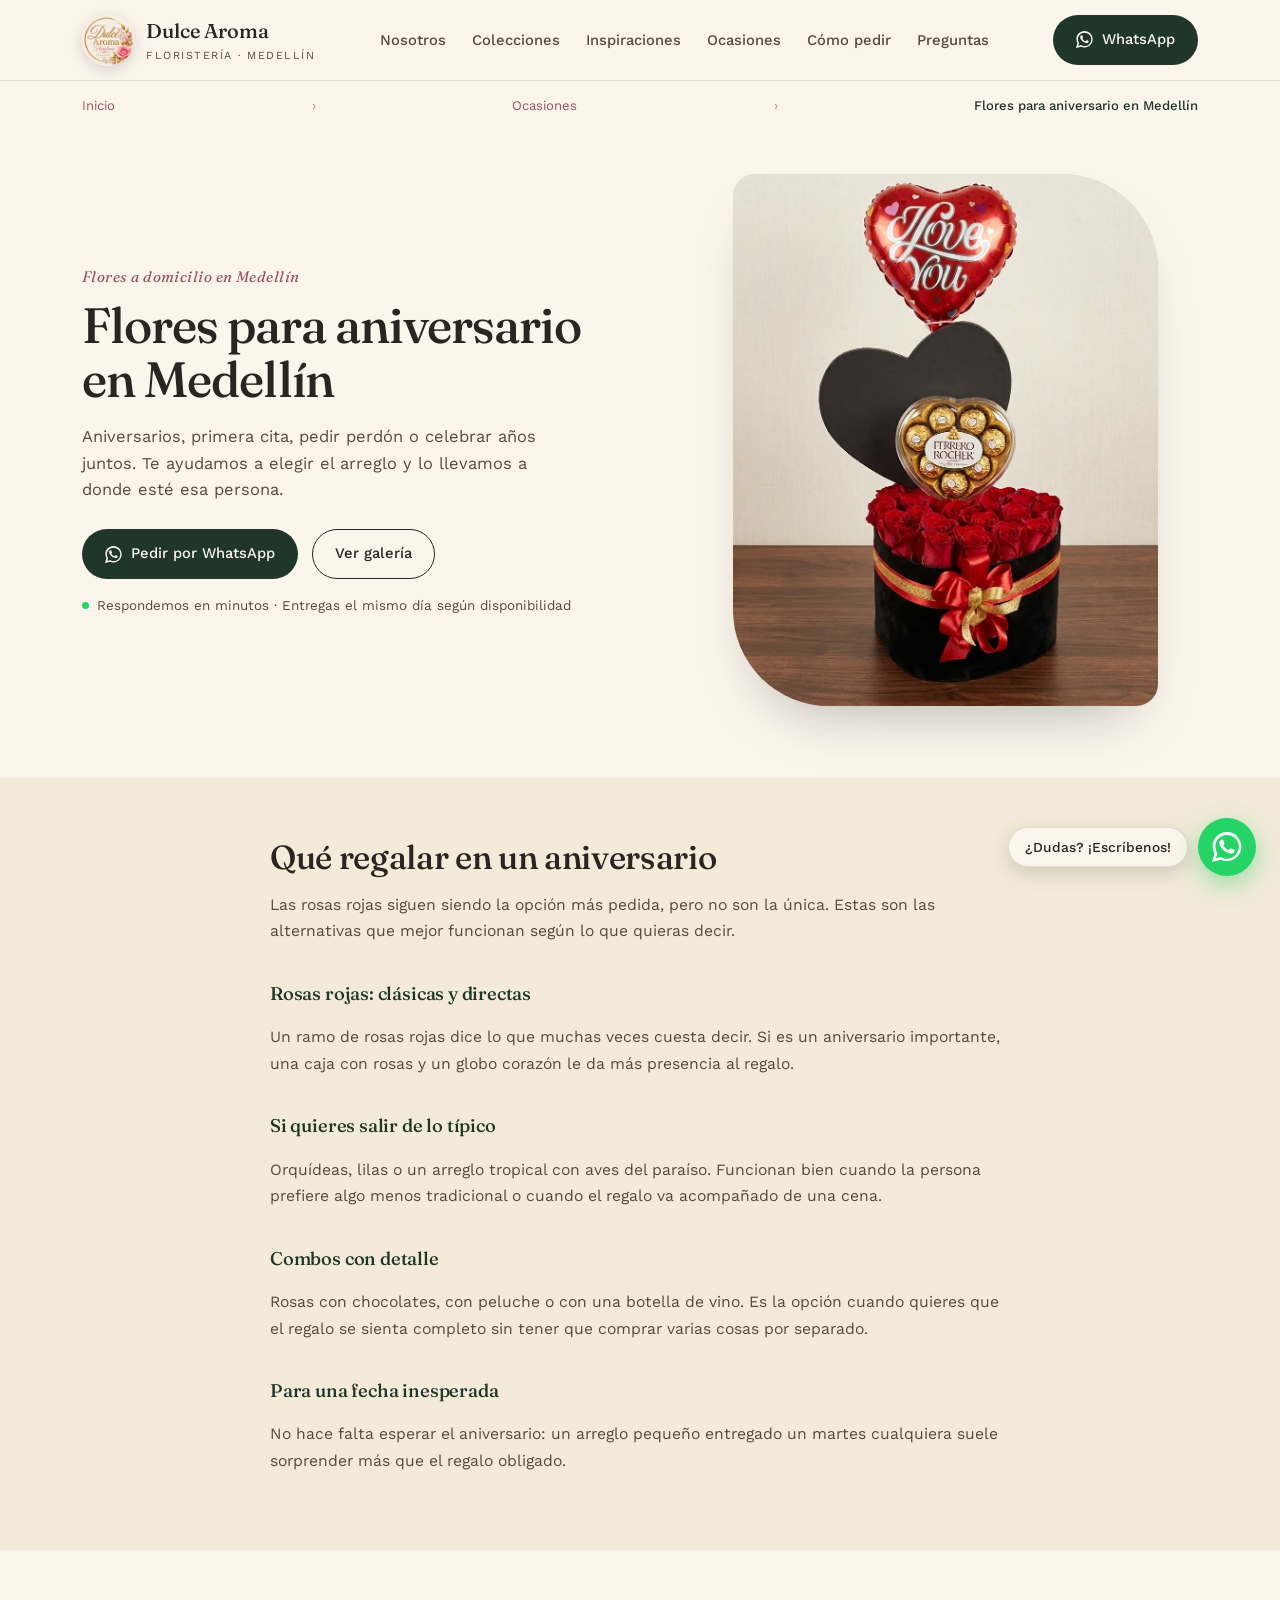
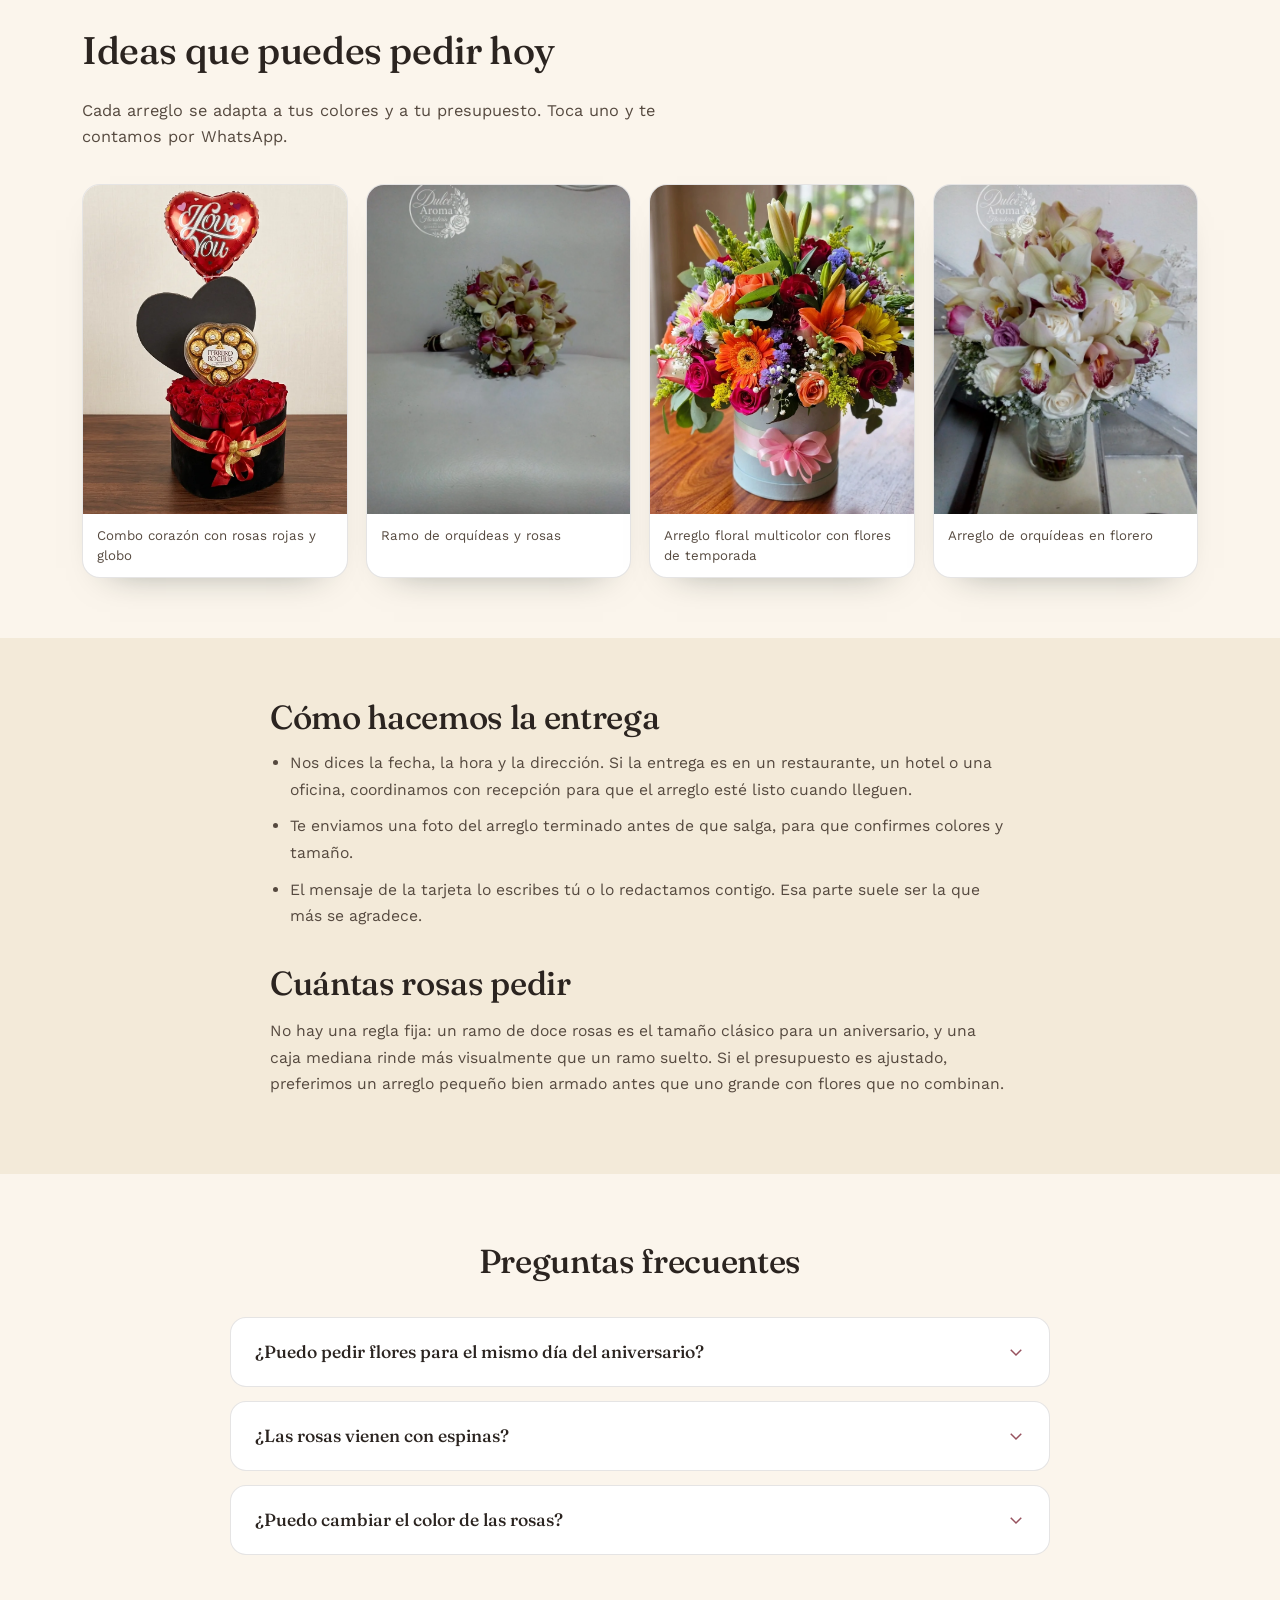
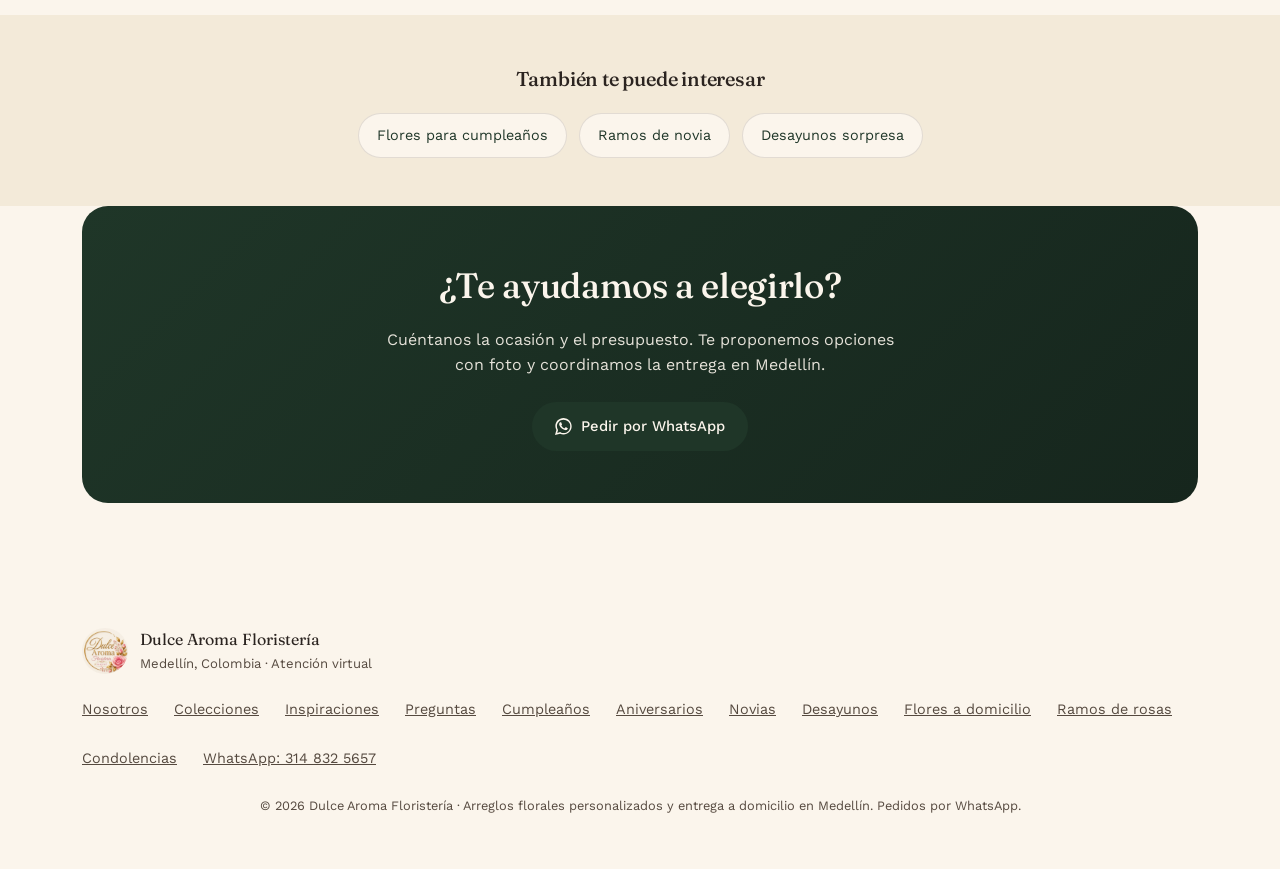
<file: flores-para-aniversario-medellin.html>
<!DOCTYPE html>
<html lang="es-CO">
<head>
<meta charset="utf-8"/>
<meta content="width=device-width, initial-scale=1.0" name="viewport"/>
<script>document.documentElement.classList.add('js');</script>
<title>Flores para aniversario en Medellín | Dulce Aroma</title>
<meta content="Rosas rojas, cajas con corazón y combos para celebrar aniversarios. Flores frescas con entrega a domicilio en Medellín. Pide por WhatsApp." name="description"/>
<meta content="index, follow, max-image-preview:large, max-snippet:-1" name="robots"/>
<link href="https://dulcearomamedellin.vercel.app/flores-para-aniversario-medellin.html" rel="canonical"/>
<link href="https://dulcearomamedellin.vercel.app/flores-para-aniversario-medellin.html" hreflang="es-CO" rel="alternate"/>
<meta content="Flores para aniversario en Medellín | Dulce Aroma" property="og:title"/>
<meta content="Rosas rojas, cajas con corazón y combos para celebrar aniversarios. Flores frescas con entrega a domicilio en Medellín. Pide por WhatsApp." property="og:description"/>
<meta content="https://dulcearomamedellin.vercel.app/img/aniversario/combo-corazon-01.webp" property="og:image"/>
<meta content="image/webp" property="og:image:type"/>
<meta content="Combo corazón con rosas rojas y globo" property="og:image:alt"/>
<meta content="https://dulcearomamedellin.vercel.app/flores-para-aniversario-medellin.html" property="og:url"/>
<meta content="article" property="og:type"/>
<meta content="es_CO" property="og:locale"/>
<meta content="Dulce Aroma Floristería" property="og:site_name"/>
<meta content="summary_large_image" name="twitter:card"/>
<meta content="Flores para aniversario en Medellín | Dulce Aroma" name="twitter:title"/>
<meta content="Rosas rojas, cajas con corazón y combos para celebrar aniversarios. Flores frescas con entrega a domicilio en Medellín. Pide por WhatsApp." name="twitter:description"/>
<meta content="https://dulcearomamedellin.vercel.app/img/aniversario/combo-corazon-01.webp" name="twitter:image"/>
<meta content="#1f3628" name="theme-color"/>
<link rel="icon" type="image/webp" href="img/logo.webp"/>
<link rel="apple-touch-icon" href="img/logo.webp"/>
<link href="https://fonts.googleapis.com" rel="preconnect"/>
<link crossorigin href="https://fonts.gstatic.com" rel="preconnect"/>
<link href="https://fonts.googleapis.com/css2?family=Fraunces:ital,opsz,wght@0,9..144,400..600;1,9..144,400..600&family=Work+Sans:wght@300;400;500;600&display=swap" rel="stylesheet"/>
<link href="styles.css" rel="stylesheet"/>
<link href="landing.css" rel="stylesheet"/>
<script type="application/ld+json">
{
  "@context": "https://schema.org",
  "@type": "FAQPage",
  "mainEntity": [
    {
      "@type": "Question",
      "name": "¿Puedo pedir flores para el mismo día del aniversario?",
      "acceptedAnswer": {
        "@type": "Answer",
        "text": "Sí, siempre que nos escribas con varias horas de anticipación. Te confirmamos de inmediato qué flores hay disponibles y a qué hora podemos entregar."
      }
    },
    {
      "@type": "Question",
      "name": "¿Las rosas vienen con espinas?",
      "acceptedAnswer": {
        "@type": "Answer",
        "text": "Las limpiamos y las preparamos para que se puedan manipular sin problema. Si el arreglo va en caja o florero, llega listo para poner sobre la mesa."
      }
    },
    {
      "@type": "Question",
      "name": "¿Puedo cambiar el color de las rosas?",
      "acceptedAnswer": {
        "@type": "Answer",
        "text": "Claro. Trabajamos rosas rojas, blancas, rosadas y amarillas. Si buscas un tono específico, dínoslo al hacer el pedido para confirmar disponibilidad."
      }
    }
  ]
}
</script>
<script type="application/ld+json">
{
  "@context": "https://schema.org",
  "@type": "Service",
  "serviceType": "Flores para aniversario a domicilio",
  "url": "https://dulcearomamedellin.vercel.app/flores-para-aniversario-medellin.html",
  "areaServed": [
    {
      "@type": "City",
      "name": "Medellín"
    },
    {
      "@type": "City",
      "name": "Envigado"
    },
    {
      "@type": "City",
      "name": "Sabaneta"
    },
    {
      "@type": "City",
      "name": "Itagüí"
    },
    {
      "@type": "City",
      "name": "Bello"
    }
  ],
  "provider": {
    "@type": "Florist",
    "@id": "https://dulcearomamedellin.vercel.app/#floristeria",
    "name": "Dulce Aroma Floristería",
    "telephone": "+573148325657",
    "url": "https://dulcearomamedellin.vercel.app/"
  }
}
</script>
<script type="application/ld+json">
{
  "@context": "https://schema.org",
  "@type": "BreadcrumbList",
  "itemListElement": [
    {
      "@type": "ListItem",
      "position": 1,
      "name": "Inicio",
      "item": "https://dulcearomamedellin.vercel.app/"
    },
    {
      "@type": "ListItem",
      "position": 2,
      "name": "Flores para aniversario en Medellín",
      "item": "https://dulcearomamedellin.vercel.app/flores-para-aniversario-medellin.html"
    }
  ]
}
</script>
</head>
<body>
<div id="vine-page">
<header>
<nav class="wrap">
  <a class="brand" href="index.html">
    <img alt="Logo Dulce Aroma Floristería" height="52" src="img/logo.webp" width="52"/>
    <div class="brand-name">Dulce Aroma<span>Floristería · Medellín</span></div>
  </a>
  <ul class="nav-menu" id="nav-menu">
    <li><a class="nav-link" href="index.html#nosotros">Nosotros</a></li>
    <li><a class="nav-link" href="index.html#catalogo">Colecciones</a></li>
    <li><a class="nav-link" href="index.html#inspiraciones">Inspiraciones</a></li>
    <li><a class="nav-link" href="index.html#ocasiones">Ocasiones</a></li>
    <li><a class="nav-link" href="index.html#pasos">Cómo pedir</a></li>
    <li><a class="nav-link" href="index.html#faq">Preguntas</a></li>
  </ul>
  <div class="nav-actions">
  <button class="nav-toggle" id="nav-toggle" type="button" aria-expanded="false" aria-controls="nav-menu" aria-label="Abrir menú de navegación">
    <svg aria-hidden="true" class="icon-open" fill="none" stroke="currentColor" stroke-width="2" viewbox="0 0 24 24"><line x1="3" x2="21" y1="6" y2="6"></line><line x1="3" x2="21" y1="12" y2="12"></line><line x1="3" x2="21" y1="18" y2="18"></line></svg>
    <svg aria-hidden="true" class="icon-close" fill="none" stroke="currentColor" stroke-width="2" viewbox="0 0 24 24"><line x1="18" x2="6" y1="6" y2="18"></line><line x1="6" x2="18" y1="6" y2="18"></line></svg>
  </button>
  <a class="btn btn-primary btn-header" href="https://wa.me/573148325657?text=Hola%2C%20vi%20su%20p%C3%A1gina%20web%20de%20Dulce%20Aroma%20y%20quisiera%20informaci%C3%B3n%20sobre%20sus%20arreglos%20florales." rel="noopener" target="_blank"><svg aria-hidden="true" fill="currentColor" viewbox="0 0 24 24"><path d="M20.5 3.5A11.7 11.7 0 0 0 12 0C5.6 0 .5 5.1.5 11.4c0 2 .5 4 1.5 5.7L0 24l7.1-1.9a11.9 11.9 0 0 0 4.9 1.1h0c6.4 0 11.5-5.1 11.5-11.4 0-3-1.2-5.9-3.4-8.3zM12 21.3c-1.5 0-3-.4-4.3-1.2l-.3-.2-4.2 1.1 1.1-4-.2-.3a9.3 9.3 0 0 1-1.4-4.9C2.7 6.3 6.8 2.3 12 2.3c2.5 0 4.9 1 6.7 2.8a9.2 9.2 0 0 1 2.8 6.4c0 5.4-4.1 9.8-9.5 9.8zm5.3-7.3c-.3-.1-1.7-.8-1.9-.9-.3-.1-.5-.1-.7.1-.2.3-.7.9-.9 1.1-.2.2-.3.2-.6.1-.3-.1-1.3-.5-2.4-1.5-.9-.8-1.5-1.8-1.7-2.1-.2-.3 0-.5.1-.6.1-.1.3-.3.4-.5.1-.1.2-.3.3-.4.1-.2 0-.4 0-.5 0-.1-.7-1.6-.9-2.2-.2-.5-.5-.5-.7-.5h-.6c-.2 0-.5.1-.8.4-.3.3-1 1-1 2.4s1.1 2.8 1.2 3c.1.2 2.1 3.2 5.1 4.5.7.3 1.3.5 1.7.6.7.2 1.4.2 1.9.1.6-.1 1.7-.7 2-1.4.2-.7.2-1.2.2-1.4-.1-.1-.3-.2-.6-.3z"></path></svg> WhatsApp</a>
  </div>
</nav>
</header>

<main id="contenido">

<nav aria-label="Ruta de navegación" class="wrap lp-breadcrumb">
<a href="index.html">Inicio</a><span aria-hidden="true">›</span><a href="index.html#ocasiones">Ocasiones</a><span aria-hidden="true">›</span><span aria-current="page">Flores para aniversario en Medellín</span>
</nav>

<section class="lp-hero">
<div class="wrap">
<div>
<p class="eyebrow">Flores a domicilio en Medellín</p>
<h1>Flores para aniversario en Medellín</h1>
<p class="lead">Aniversarios, primera cita, pedir perdón o celebrar años juntos. Te ayudamos a elegir el arreglo y lo llevamos a donde esté esa persona.</p>
<div class="hero-ctas">
<a class="btn btn-primary" href="https://wa.me/573148325657?text=Hola%2C%20quiero%20pedir%20flores%20para%20un%20aniversario%20en%20Medell%C3%ADn.%20%C2%BFMe%20ayudan%3F" rel="noopener" target="_blank"><svg aria-hidden="true" fill="currentColor" viewbox="0 0 24 24"><path d="M20.5 3.5A11.7 11.7 0 0 0 12 0C5.6 0 .5 5.1.5 11.4c0 2 .5 4 1.5 5.7L0 24l7.1-1.9a11.9 11.9 0 0 0 4.9 1.1h0c6.4 0 11.5-5.1 11.5-11.4 0-3-1.2-5.9-3.4-8.3zM12 21.3c-1.5 0-3-.4-4.3-1.2l-.3-.2-4.2 1.1 1.1-4-.2-.3a9.3 9.3 0 0 1-1.4-4.9C2.7 6.3 6.8 2.3 12 2.3c2.5 0 4.9 1 6.7 2.8a9.2 9.2 0 0 1 2.8 6.4c0 5.4-4.1 9.8-9.5 9.8zm5.3-7.3c-.3-.1-1.7-.8-1.9-.9-.3-.1-.5-.1-.7.1-.2.3-.7.9-.9 1.1-.2.2-.3.2-.6.1-.3-.1-1.3-.5-2.4-1.5-.9-.8-1.5-1.8-1.7-2.1-.2-.3 0-.5.1-.6.1-.1.3-.3.4-.5.1-.1.2-.3.3-.4.1-.2 0-.4 0-.5 0-.1-.7-1.6-.9-2.2-.2-.5-.5-.5-.7-.5h-.6c-.2 0-.5.1-.8.4-.3.3-1 1-1 2.4s1.1 2.8 1.2 3c.1.2 2.1 3.2 5.1 4.5.7.3 1.3.5 1.7.6.7.2 1.4.2 1.9.1.6-.1 1.7-.7 2-1.4.2-.7.2-1.2.2-1.4-.1-.1-.3-.2-.6-.3z"></path></svg> Pedir por WhatsApp</a>
<a class="btn btn-ghost" href="index.html#inspiraciones">Ver galería</a>
</div>
<p class="hero-note">Respondemos en minutos · Entregas el mismo día según disponibilidad</p>
</div>
<figure>
<img alt="Combo corazón con rosas rojas y globo" decoding="async" fetchpriority="high" height="1195" src="img/aniversario/combo-corazon-01.webp" width="896"/>
</figure>
</div>
</section>

<section class="lp-content">
<div class="wrap">
<div class="lp-block">
<h2>Qué regalar en un aniversario</h2>
<p>Las rosas rojas siguen siendo la opción más pedida, pero no son la única. Estas son las alternativas que mejor funcionan según lo que quieras decir.</p>
</div>
<div class="lp-block"><h3>Rosas rojas: clásicas y directas</h3><p>Un ramo de rosas rojas dice lo que muchas veces cuesta decir. Si es un aniversario importante, una caja con rosas y un globo corazón le da más presencia al regalo.</p></div>
<div class="lp-block"><h3>Si quieres salir de lo típico</h3><p>Orquídeas, lilas o un arreglo tropical con aves del paraíso. Funcionan bien cuando la persona prefiere algo menos tradicional o cuando el regalo va acompañado de una cena.</p></div>
<div class="lp-block"><h3>Combos con detalle</h3><p>Rosas con chocolates, con peluche o con una botella de vino. Es la opción cuando quieres que el regalo se sienta completo sin tener que comprar varias cosas por separado.</p></div>
<div class="lp-block"><h3>Para una fecha inesperada</h3><p>No hace falta esperar el aniversario: un arreglo pequeño entregado un martes cualquiera suele sorprender más que el regalo obligado.</p></div>
</div>
</section>

<section class="lp-galeria">
<div class="wrap">
<div class="section-head">
<h2>Ideas que puedes pedir hoy</h2>
<p>Cada arreglo se adapta a tus colores y a tu presupuesto. Toca uno y te contamos por WhatsApp.</p>
</div>
<div class="grid">
<figure class="lp-card">
<img alt="Combo corazón con rosas rojas y globo" decoding="async" height="1195" loading="lazy" src="img/aniversario/combo-corazon-01.webp" width="896"/>
<figcaption>Combo corazón con rosas rojas y globo</figcaption>
</figure>
<figure class="lp-card">
<img alt="Ramo de orquídeas y rosas" decoding="async" height="1600" loading="lazy" src="img/ramos/ramo-orquideas-rosas-01.webp" width="1200"/>
<figcaption>Ramo de orquídeas y rosas</figcaption>
</figure>
<figure class="lp-card">
<img alt="Arreglo floral multicolor con flores de temporada" decoding="async" height="1195" loading="lazy" src="img/ramos/arreglo-colorido-01.webp" width="896"/>
<figcaption>Arreglo floral multicolor con flores de temporada</figcaption>
</figure>
<figure class="lp-card">
<img alt="Arreglo de orquídeas en florero" decoding="async" height="1600" loading="lazy" src="img/cajas/arreglo-orquideas-florero-01.webp" width="1200"/>
<figcaption>Arreglo de orquídeas en florero</figcaption>
</figure>
</div>
</div>
</section>

<section class="lp-content">
<div class="wrap">
<div class="lp-block">
<h2>Cómo hacemos la entrega</h2>
<ul><li>Nos dices la fecha, la hora y la dirección. Si la entrega es en un restaurante, un hotel o una oficina, coordinamos con recepción para que el arreglo esté listo cuando lleguen.</li>
<li>Te enviamos una foto del arreglo terminado antes de que salga, para que confirmes colores y tamaño.</li>
<li>El mensaje de la tarjeta lo escribes tú o lo redactamos contigo. Esa parte suele ser la que más se agradece.</li></ul>
</div>
<div class="lp-block">
<h2>Cuántas rosas pedir</h2>
<p>No hay una regla fija: un ramo de doce rosas es el tamaño clásico para un aniversario, y una caja mediana rinde más visualmente que un ramo suelto. Si el presupuesto es ajustado, preferimos un arreglo pequeño bien armado antes que uno grande con flores que no combinan.</p>
</div>
</div>
</section>

<section class="lp-faq">
<div class="wrap">
<h2>Preguntas frecuentes</h2>
<div class="faq-list">
<details class="faq-item"><summary class="faq-summary">¿Puedo pedir flores para el mismo día del aniversario? <svg fill="none" stroke="currentColor" stroke-width="2" viewbox="0 0 24 24"><path d="M19 9l-7 7-7-7"></path></svg></summary><div class="faq-content">Sí, siempre que nos escribas con varias horas de anticipación. Te confirmamos de inmediato qué flores hay disponibles y a qué hora podemos entregar.</div></details>
<details class="faq-item"><summary class="faq-summary">¿Las rosas vienen con espinas? <svg fill="none" stroke="currentColor" stroke-width="2" viewbox="0 0 24 24"><path d="M19 9l-7 7-7-7"></path></svg></summary><div class="faq-content">Las limpiamos y las preparamos para que se puedan manipular sin problema. Si el arreglo va en caja o florero, llega listo para poner sobre la mesa.</div></details>
<details class="faq-item"><summary class="faq-summary">¿Puedo cambiar el color de las rosas? <svg fill="none" stroke="currentColor" stroke-width="2" viewbox="0 0 24 24"><path d="M19 9l-7 7-7-7"></path></svg></summary><div class="faq-content">Claro. Trabajamos rosas rojas, blancas, rosadas y amarillas. Si buscas un tono específico, dínoslo al hacer el pedido para confirmar disponibilidad.</div></details>
</div>
</div>
</section>

<section class="lp-relacionadas">
<div class="wrap">
<h2>También te puede interesar</h2>
<ul><li><a href="flores-para-cumpleanos-medellin.html">Flores para cumpleaños</a></li>
<li><a href="ramos-de-novia-medellin.html">Ramos de novia</a></li>
<li><a href="desayunos-sorpresa-medellin.html">Desayunos sorpresa</a></li></ul>
</div>
</section>

<section class="lp-cta-sec">
<div class="wrap">
<div class="lp-cta">
<h2>¿Te ayudamos a elegirlo?</h2>
<p>Cuéntanos la ocasión y el presupuesto. Te proponemos opciones con foto y coordinamos la entrega en Medellín.</p>
<a class="btn btn-primary" href="https://wa.me/573148325657?text=Hola%2C%20quiero%20pedir%20flores%20para%20un%20aniversario%20en%20Medell%C3%ADn.%20%C2%BFMe%20ayudan%3F" rel="noopener" target="_blank"><svg aria-hidden="true" fill="currentColor" viewbox="0 0 24 24"><path d="M20.5 3.5A11.7 11.7 0 0 0 12 0C5.6 0 .5 5.1.5 11.4c0 2 .5 4 1.5 5.7L0 24l7.1-1.9a11.9 11.9 0 0 0 4.9 1.1h0c6.4 0 11.5-5.1 11.5-11.4 0-3-1.2-5.9-3.4-8.3zM12 21.3c-1.5 0-3-.4-4.3-1.2l-.3-.2-4.2 1.1 1.1-4-.2-.3a9.3 9.3 0 0 1-1.4-4.9C2.7 6.3 6.8 2.3 12 2.3c2.5 0 4.9 1 6.7 2.8a9.2 9.2 0 0 1 2.8 6.4c0 5.4-4.1 9.8-9.5 9.8zm5.3-7.3c-.3-.1-1.7-.8-1.9-.9-.3-.1-.5-.1-.7.1-.2.3-.7.9-.9 1.1-.2.2-.3.2-.6.1-.3-.1-1.3-.5-2.4-1.5-.9-.8-1.5-1.8-1.7-2.1-.2-.3 0-.5.1-.6.1-.1.3-.3.4-.5.1-.1.2-.3.3-.4.1-.2 0-.4 0-.5 0-.1-.7-1.6-.9-2.2-.2-.5-.5-.5-.7-.5h-.6c-.2 0-.5.1-.8.4-.3.3-1 1-1 2.4s1.1 2.8 1.2 3c.1.2 2.1 3.2 5.1 4.5.7.3 1.3.5 1.7.6.7.2 1.4.2 1.9.1.6-.1 1.7-.7 2-1.4.2-.7.2-1.2.2-1.4-.1-.1-.3-.2-.6-.3z"></path></svg> Pedir por WhatsApp</a>
</div>
</div>
</section>

</main>
<footer>
<div class="wrap">
<div class="foot-brand">
<img alt="Logo Dulce Aroma" height="46" loading="lazy" src="img/logo.webp" width="46"/>
<div>
<div style="font-family:'Fraunces',serif;">Dulce Aroma Floristería</div>
<div style="font-size:0.82rem;color:var(--ink-suave);">Medellín, Colombia · Atención virtual</div>
</div>
</div>
<nav>
<a href="index.html#nosotros">Nosotros</a>
<a href="index.html#catalogo">Colecciones</a>
<a href="index.html#inspiraciones">Inspiraciones</a>
<a href="index.html#faq">Preguntas</a>
<a href="flores-para-cumpleanos-medellin.html">Cumpleaños</a>
<a href="flores-para-aniversario-medellin.html">Aniversarios</a>
<a href="ramos-de-novia-medellin.html">Novias</a>
<a href="desayunos-sorpresa-medellin.html">Desayunos</a>
<a href="flores-a-domicilio-medellin.html">Flores a domicilio</a>
<a href="ramos-de-rosas-medellin.html">Ramos de rosas</a>
<a href="flores-para-condolencias-medellin.html">Condolencias</a>
<a href="https://wa.me/573148325657" rel="noopener" target="_blank">WhatsApp: 314 832 5657</a>
</nav>
</div>
<p class="copy">© 2026 Dulce Aroma Floristería · Arreglos florales personalizados y entrega a domicilio en Medellín. Pedidos por WhatsApp.</p>
</footer>
</div>
<a aria-label="¿Dudas? ¡Escríbenos! por WhatsApp" class="whatsapp-float" href="https://wa.me/573148325657?text=Hola%2C%20vi%20su%20p%C3%A1gina%20web%20de%20Dulce%20Aroma%20y%20quisiera%20informaci%C3%B3n%20sobre%20sus%20arreglos%20florales." rel="noopener" target="_blank">
  <span class="whatsapp-tooltip">¿Dudas? ¡Escríbenos!</span>
  <div class="whatsapp-float-btn"><svg aria-hidden="true" fill="currentColor" viewbox="0 0 24 24"><path d="M20.5 3.5A11.7 11.7 0 0 0 12 0C5.6 0 .5 5.1.5 11.4c0 2 .5 4 1.5 5.7L0 24l7.1-1.9a11.9 11.9 0 0 0 4.9 1.1h0c6.4 0 11.5-5.1 11.5-11.4 0-3-1.2-5.9-3.4-8.3zM12 21.3c-1.5 0-3-.4-4.3-1.2l-.3-.2-4.2 1.1 1.1-4-.2-.3a9.3 9.3 0 0 1-1.4-4.9C2.7 6.3 6.8 2.3 12 2.3c2.5 0 4.9 1 6.7 2.8a9.2 9.2 0 0 1 2.8 6.4c0 5.4-4.1 9.8-9.5 9.8zm5.3-7.3c-.3-.1-1.7-.8-1.9-.9-.3-.1-.5-.1-.7.1-.2.3-.7.9-.9 1.1-.2.2-.3.2-.6.1-.3-.1-1.3-.5-2.4-1.5-.9-.8-1.5-1.8-1.7-2.1-.2-.3 0-.5.1-.6.1-.1.3-.3.4-.5.1-.1.2-.3.3-.4.1-.2 0-.4 0-.5 0-.1-.7-1.6-.9-2.2-.2-.5-.5-.5-.7-.5h-.6c-.2 0-.5.1-.8.4-.3.3-1 1-1 2.4s1.1 2.8 1.2 3c.1.2 2.1 3.2 5.1 4.5.7.3 1.3.5 1.7.6.7.2 1.4.2 1.9.1.6-.1 1.7-.7 2-1.4.2-.7.2-1.2.2-1.4-.1-.1-.3-.2-.6-.3z"></path></svg></div>
</a>
<script>
(function(){
  const toggle = document.getElementById('nav-toggle');
  const menu = document.getElementById('nav-menu');
  if(!toggle || !menu) return;
  function setOpen(open){
    toggle.setAttribute('aria-expanded', open ? 'true' : 'false');
    toggle.setAttribute('aria-label', open ? 'Cerrar menú de navegación' : 'Abrir menú de navegación');
    menu.classList.toggle('open', open);
  }
  toggle.addEventListener('click', () => setOpen(toggle.getAttribute('aria-expanded') !== 'true'));
  menu.addEventListener('click', (e) => { if(e.target.closest('a')) setOpen(false); });
  document.addEventListener('keydown', (e) => {
    if(e.key === 'Escape' && toggle.getAttribute('aria-expanded') === 'true'){ setOpen(false); toggle.focus(); }
  });
  window.addEventListener('resize', () => { if(window.innerWidth > 900) setOpen(false); });
})();

(function(){
  const items = document.querySelectorAll('.reveal');
  if(!items.length) return;
  const show = el => el.classList.add('is-visible');
  const showAll = () => items.forEach(show);
  if(!('IntersectionObserver' in window)){ showAll(); return; }
  let fired = false;
  const io = new IntersectionObserver((entries) => {
    fired = true;
    entries.forEach(entry => {
      if(entry.isIntersecting){ show(entry.target); io.unobserve(entry.target); }
    });
  }, { threshold: 0.01, rootMargin: '0px 0px -20px 0px' });
  items.forEach(el => io.observe(el));
  setTimeout(() => { if(!fired) showAll(); }, 3000);
  window.addEventListener('pagehide', showAll);
})();
</script>
</body>
</html>
</file>
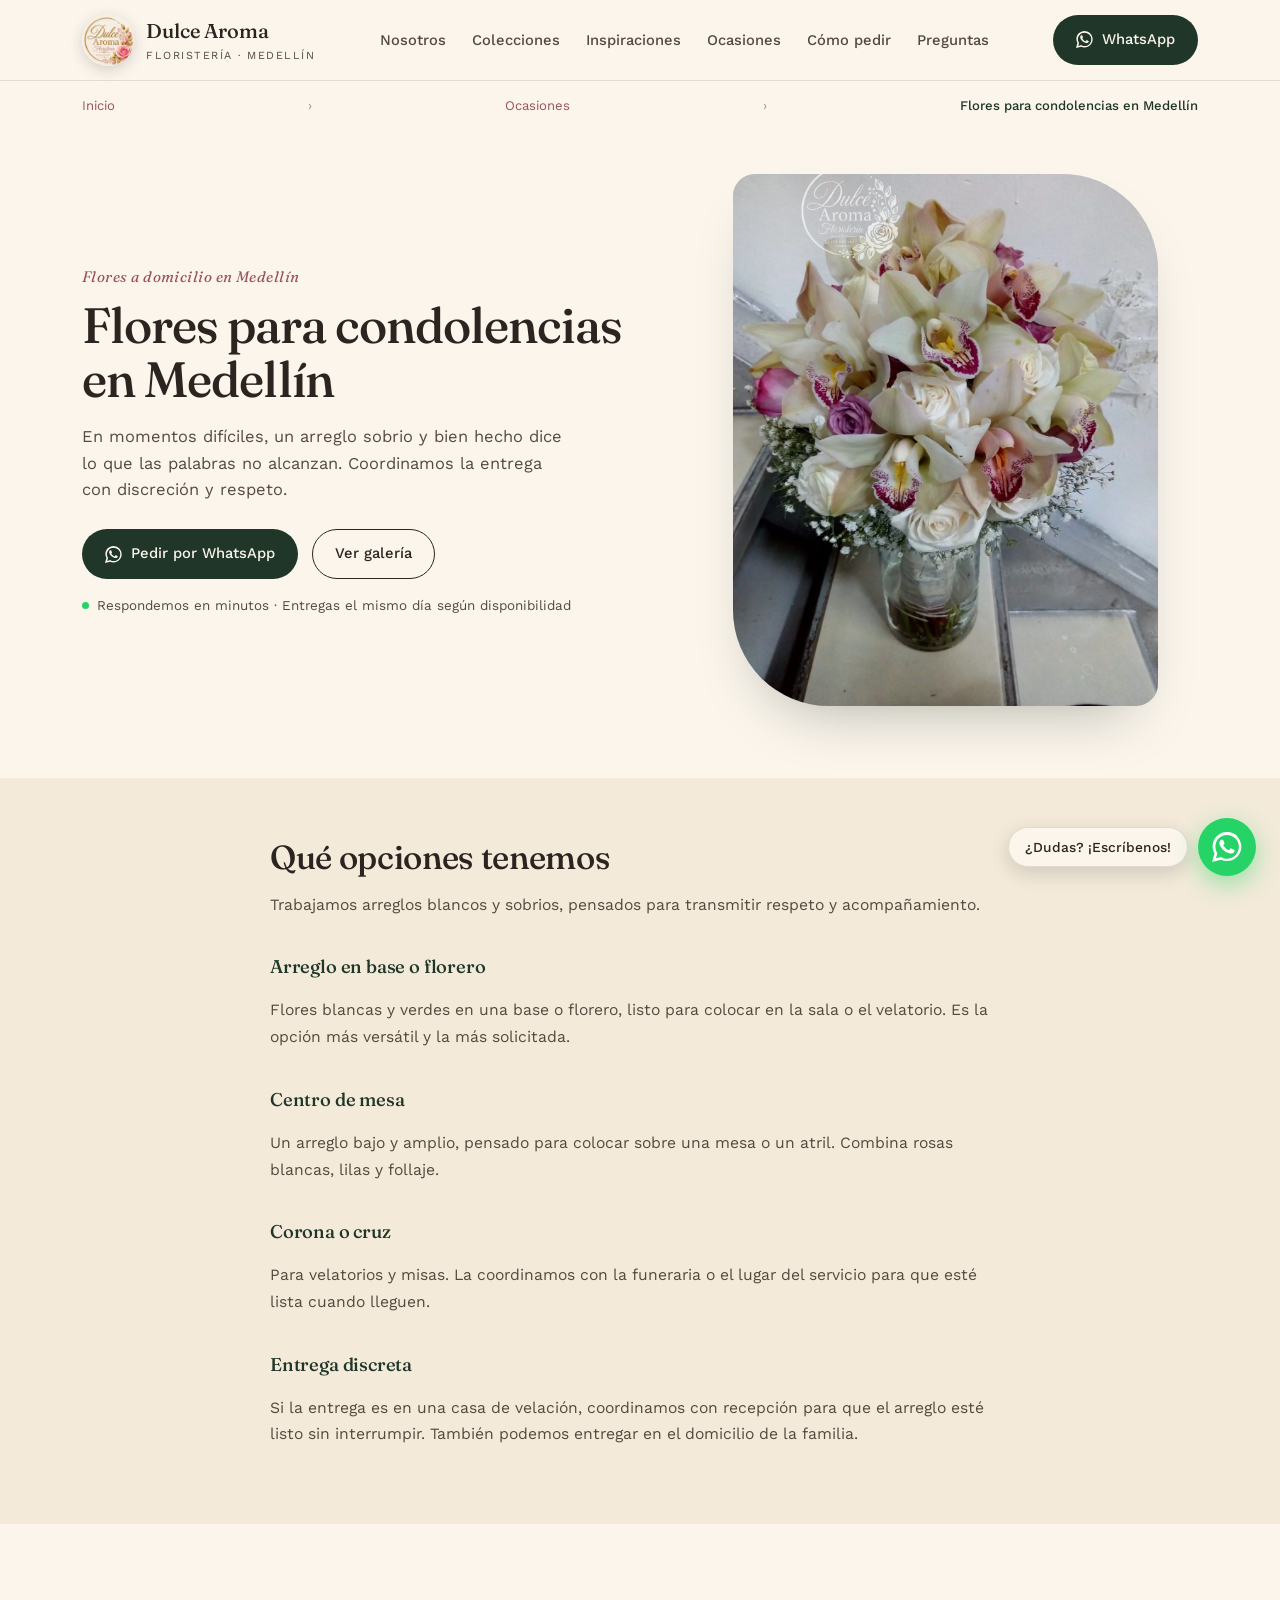
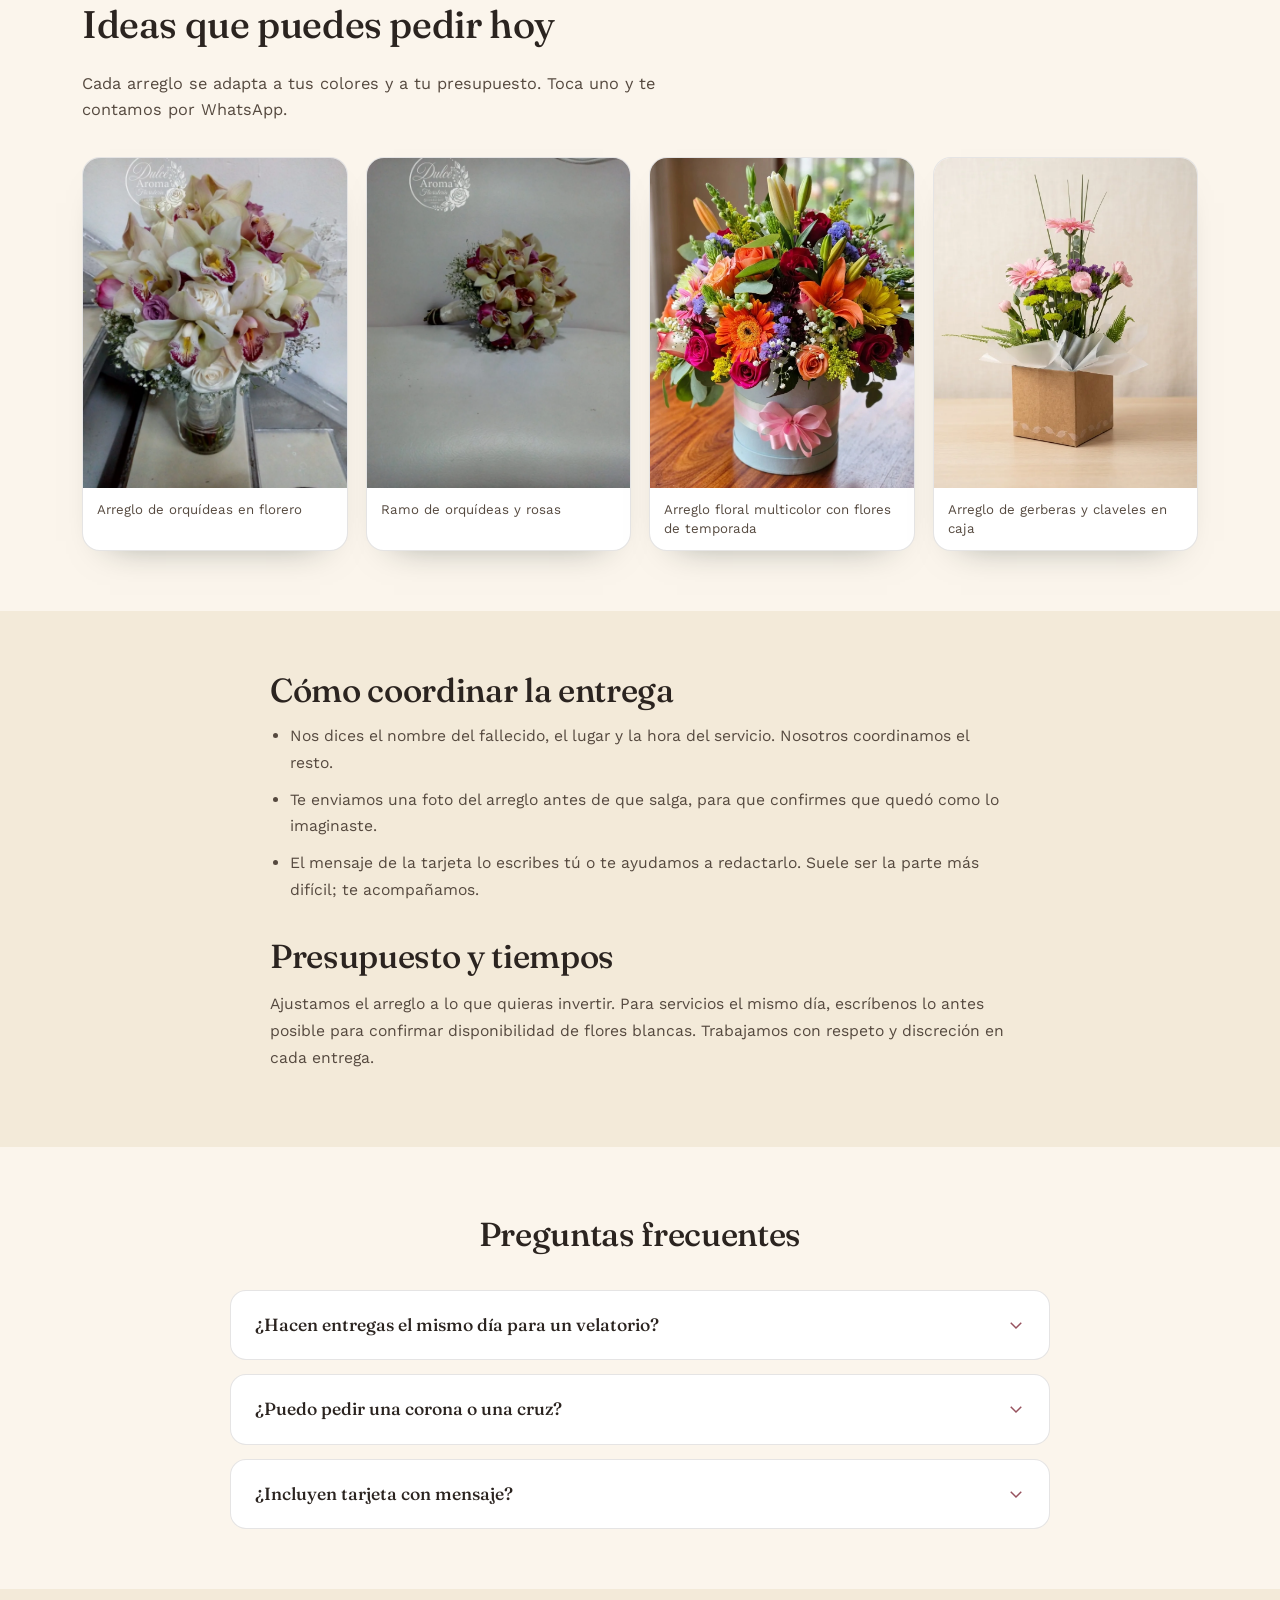
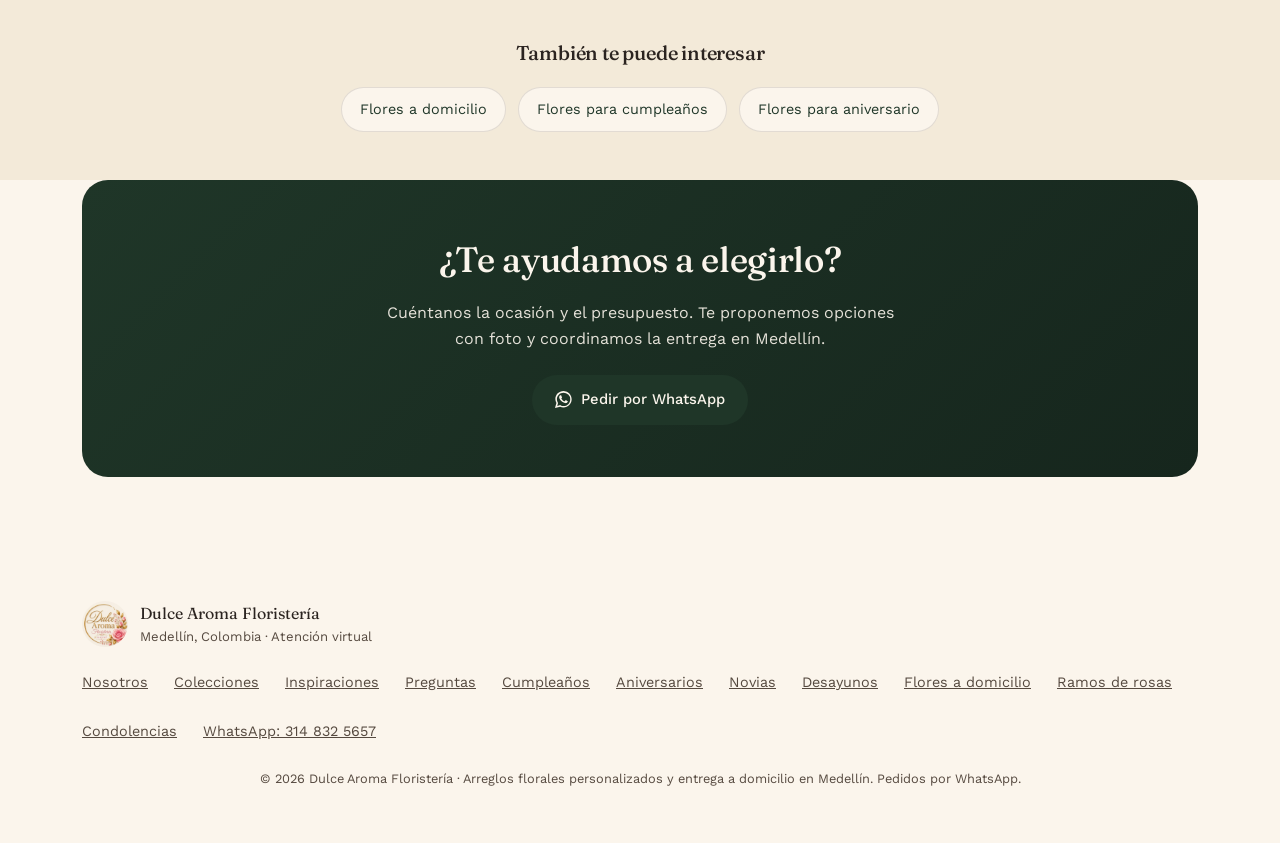
<file: flores-para-condolencias-medellin.html>
<!DOCTYPE html>
<html lang="es-CO">
<head>
<meta charset="utf-8"/>
<meta content="width=device-width, initial-scale=1.0" name="viewport"/>
<script>document.documentElement.classList.add('js');</script>
<title>Flores para condolencias en Medellín | Dulce Aroma</title>
<meta content="Arreglos y coronas para condolencias con entrega discreta en Medellín. Flores frescas, blancas y sobrias. Coordina por WhatsApp." name="description"/>
<meta content="index, follow, max-image-preview:large, max-snippet:-1" name="robots"/>
<link href="https://dulcearomamedellin.vercel.app/flores-para-condolencias-medellin.html" rel="canonical"/>
<link href="https://dulcearomamedellin.vercel.app/flores-para-condolencias-medellin.html" hreflang="es-CO" rel="alternate"/>
<meta content="Flores para condolencias en Medellín | Dulce Aroma" property="og:title"/>
<meta content="Arreglos y coronas para condolencias con entrega discreta en Medellín. Flores frescas, blancas y sobrias. Coordina por WhatsApp." property="og:description"/>
<meta content="https://dulcearomamedellin.vercel.app/img/cajas/arreglo-orquideas-florero-01.webp" property="og:image"/>
<meta content="image/webp" property="og:image:type"/>
<meta content="Arreglo de orquídeas en florero" property="og:image:alt"/>
<meta content="https://dulcearomamedellin.vercel.app/flores-para-condolencias-medellin.html" property="og:url"/>
<meta content="article" property="og:type"/>
<meta content="es_CO" property="og:locale"/>
<meta content="Dulce Aroma Floristería" property="og:site_name"/>
<meta content="summary_large_image" name="twitter:card"/>
<meta content="Flores para condolencias en Medellín | Dulce Aroma" name="twitter:title"/>
<meta content="Arreglos y coronas para condolencias con entrega discreta en Medellín. Flores frescas, blancas y sobrias. Coordina por WhatsApp." name="twitter:description"/>
<meta content="https://dulcearomamedellin.vercel.app/img/cajas/arreglo-orquideas-florero-01.webp" name="twitter:image"/>
<meta content="#1f3628" name="theme-color"/>
<link rel="icon" type="image/webp" href="img/logo.webp"/>
<link rel="apple-touch-icon" href="img/logo.webp"/>
<link href="https://fonts.googleapis.com" rel="preconnect"/>
<link crossorigin href="https://fonts.gstatic.com" rel="preconnect"/>
<link href="https://fonts.googleapis.com/css2?family=Fraunces:ital,opsz,wght@0,9..144,400..600;1,9..144,400..600&family=Work+Sans:wght@300;400;500;600&display=swap" rel="stylesheet"/>
<link href="styles.css" rel="stylesheet"/>
<link href="landing.css" rel="stylesheet"/>
<script type="application/ld+json">
{
  "@context": "https://schema.org",
  "@type": "FAQPage",
  "mainEntity": [
    {
      "@type": "Question",
      "name": "¿Hacen entregas el mismo día para un velatorio?",
      "acceptedAnswer": {
        "@type": "Answer",
        "text": "Sí, según la disponibilidad de flores. Escríbenos lo antes posible indicando el lugar y la hora del servicio, y te confirmamos de inmediato."
      }
    },
    {
      "@type": "Question",
      "name": "¿Puedo pedir una corona o una cruz?",
      "acceptedAnswer": {
        "@type": "Answer",
        "text": "Sí. Coordinamos el tamaño y el diseño contigo, y la entrega con la funeraria o el lugar del servicio."
      }
    },
    {
      "@type": "Question",
      "name": "¿Incluyen tarjeta con mensaje?",
      "acceptedAnswer": {
        "@type": "Answer",
        "text": "Sí. Cada arreglo lleva una tarjeta con el mensaje que nos envíes por WhatsApp. Si no sabes qué poner, te ayudamos a redactarlo."
      }
    }
  ]
}
</script>
<script type="application/ld+json">
{
  "@context": "https://schema.org",
  "@type": "Service",
  "serviceType": "Arreglos florales para condolencias",
  "url": "https://dulcearomamedellin.vercel.app/flores-para-condolencias-medellin.html",
  "areaServed": [
    {
      "@type": "City",
      "name": "Medellín"
    },
    {
      "@type": "City",
      "name": "Envigado"
    },
    {
      "@type": "City",
      "name": "Sabaneta"
    },
    {
      "@type": "City",
      "name": "Itagüí"
    },
    {
      "@type": "City",
      "name": "Bello"
    }
  ],
  "provider": {
    "@type": "Florist",
    "@id": "https://dulcearomamedellin.vercel.app/#floristeria",
    "name": "Dulce Aroma Floristería",
    "telephone": "+573148325657",
    "url": "https://dulcearomamedellin.vercel.app/"
  }
}
</script>
<script type="application/ld+json">
{
  "@context": "https://schema.org",
  "@type": "BreadcrumbList",
  "itemListElement": [
    {
      "@type": "ListItem",
      "position": 1,
      "name": "Inicio",
      "item": "https://dulcearomamedellin.vercel.app/"
    },
    {
      "@type": "ListItem",
      "position": 2,
      "name": "Flores para condolencias en Medellín",
      "item": "https://dulcearomamedellin.vercel.app/flores-para-condolencias-medellin.html"
    }
  ]
}
</script>
</head>
<body>
<div id="vine-page">
<header>
<nav class="wrap">
  <a class="brand" href="index.html">
    <img alt="Logo Dulce Aroma Floristería" height="52" src="img/logo.webp" width="52"/>
    <div class="brand-name">Dulce Aroma<span>Floristería · Medellín</span></div>
  </a>
  <ul class="nav-menu" id="nav-menu">
    <li><a class="nav-link" href="index.html#nosotros">Nosotros</a></li>
    <li><a class="nav-link" href="index.html#catalogo">Colecciones</a></li>
    <li><a class="nav-link" href="index.html#inspiraciones">Inspiraciones</a></li>
    <li><a class="nav-link" href="index.html#ocasiones">Ocasiones</a></li>
    <li><a class="nav-link" href="index.html#pasos">Cómo pedir</a></li>
    <li><a class="nav-link" href="index.html#faq">Preguntas</a></li>
  </ul>
  <div class="nav-actions">
  <button class="nav-toggle" id="nav-toggle" type="button" aria-expanded="false" aria-controls="nav-menu" aria-label="Abrir menú de navegación">
    <svg aria-hidden="true" class="icon-open" fill="none" stroke="currentColor" stroke-width="2" viewbox="0 0 24 24"><line x1="3" x2="21" y1="6" y2="6"></line><line x1="3" x2="21" y1="12" y2="12"></line><line x1="3" x2="21" y1="18" y2="18"></line></svg>
    <svg aria-hidden="true" class="icon-close" fill="none" stroke="currentColor" stroke-width="2" viewbox="0 0 24 24"><line x1="18" x2="6" y1="6" y2="18"></line><line x1="6" x2="18" y1="6" y2="18"></line></svg>
  </button>
  <a class="btn btn-primary btn-header" href="https://wa.me/573148325657?text=Hola%2C%20vi%20su%20p%C3%A1gina%20web%20de%20Dulce%20Aroma%20y%20quisiera%20informaci%C3%B3n%20sobre%20sus%20arreglos%20florales." rel="noopener" target="_blank"><svg aria-hidden="true" fill="currentColor" viewbox="0 0 24 24"><path d="M20.5 3.5A11.7 11.7 0 0 0 12 0C5.6 0 .5 5.1.5 11.4c0 2 .5 4 1.5 5.7L0 24l7.1-1.9a11.9 11.9 0 0 0 4.9 1.1h0c6.4 0 11.5-5.1 11.5-11.4 0-3-1.2-5.9-3.4-8.3zM12 21.3c-1.5 0-3-.4-4.3-1.2l-.3-.2-4.2 1.1 1.1-4-.2-.3a9.3 9.3 0 0 1-1.4-4.9C2.7 6.3 6.8 2.3 12 2.3c2.5 0 4.9 1 6.7 2.8a9.2 9.2 0 0 1 2.8 6.4c0 5.4-4.1 9.8-9.5 9.8zm5.3-7.3c-.3-.1-1.7-.8-1.9-.9-.3-.1-.5-.1-.7.1-.2.3-.7.9-.9 1.1-.2.2-.3.2-.6.1-.3-.1-1.3-.5-2.4-1.5-.9-.8-1.5-1.8-1.7-2.1-.2-.3 0-.5.1-.6.1-.1.3-.3.4-.5.1-.1.2-.3.3-.4.1-.2 0-.4 0-.5 0-.1-.7-1.6-.9-2.2-.2-.5-.5-.5-.7-.5h-.6c-.2 0-.5.1-.8.4-.3.3-1 1-1 2.4s1.1 2.8 1.2 3c.1.2 2.1 3.2 5.1 4.5.7.3 1.3.5 1.7.6.7.2 1.4.2 1.9.1.6-.1 1.7-.7 2-1.4.2-.7.2-1.2.2-1.4-.1-.1-.3-.2-.6-.3z"></path></svg> WhatsApp</a>
  </div>
</nav>
</header>

<main id="contenido">

<nav aria-label="Ruta de navegación" class="wrap lp-breadcrumb">
<a href="index.html">Inicio</a><span aria-hidden="true">›</span><a href="index.html#ocasiones">Ocasiones</a><span aria-hidden="true">›</span><span aria-current="page">Flores para condolencias en Medellín</span>
</nav>

<section class="lp-hero">
<div class="wrap">
<div>
<p class="eyebrow">Flores a domicilio en Medellín</p>
<h1>Flores para condolencias en Medellín</h1>
<p class="lead">En momentos difíciles, un arreglo sobrio y bien hecho dice lo que las palabras no alcanzan. Coordinamos la entrega con discreción y respeto.</p>
<div class="hero-ctas">
<a class="btn btn-primary" href="https://wa.me/573148325657?text=Hola%2C%20necesito%20un%20arreglo%20floral%20para%20condolencias%20en%20Medell%C3%ADn.%20%C2%BFMe%20ayudan%3F" rel="noopener" target="_blank"><svg aria-hidden="true" fill="currentColor" viewbox="0 0 24 24"><path d="M20.5 3.5A11.7 11.7 0 0 0 12 0C5.6 0 .5 5.1.5 11.4c0 2 .5 4 1.5 5.7L0 24l7.1-1.9a11.9 11.9 0 0 0 4.9 1.1h0c6.4 0 11.5-5.1 11.5-11.4 0-3-1.2-5.9-3.4-8.3zM12 21.3c-1.5 0-3-.4-4.3-1.2l-.3-.2-4.2 1.1 1.1-4-.2-.3a9.3 9.3 0 0 1-1.4-4.9C2.7 6.3 6.8 2.3 12 2.3c2.5 0 4.9 1 6.7 2.8a9.2 9.2 0 0 1 2.8 6.4c0 5.4-4.1 9.8-9.5 9.8zm5.3-7.3c-.3-.1-1.7-.8-1.9-.9-.3-.1-.5-.1-.7.1-.2.3-.7.9-.9 1.1-.2.2-.3.2-.6.1-.3-.1-1.3-.5-2.4-1.5-.9-.8-1.5-1.8-1.7-2.1-.2-.3 0-.5.1-.6.1-.1.3-.3.4-.5.1-.1.2-.3.3-.4.1-.2 0-.4 0-.5 0-.1-.7-1.6-.9-2.2-.2-.5-.5-.5-.7-.5h-.6c-.2 0-.5.1-.8.4-.3.3-1 1-1 2.4s1.1 2.8 1.2 3c.1.2 2.1 3.2 5.1 4.5.7.3 1.3.5 1.7.6.7.2 1.4.2 1.9.1.6-.1 1.7-.7 2-1.4.2-.7.2-1.2.2-1.4-.1-.1-.3-.2-.6-.3z"></path></svg> Pedir por WhatsApp</a>
<a class="btn btn-ghost" href="index.html#inspiraciones">Ver galería</a>
</div>
<p class="hero-note">Respondemos en minutos · Entregas el mismo día según disponibilidad</p>
</div>
<figure>
<img alt="Arreglo de orquídeas en florero" decoding="async" fetchpriority="high" height="1600" src="img/cajas/arreglo-orquideas-florero-01.webp" width="1200"/>
</figure>
</div>
</section>

<section class="lp-content">
<div class="wrap">
<div class="lp-block">
<h2>Qué opciones tenemos</h2>
<p>Trabajamos arreglos blancos y sobrios, pensados para transmitir respeto y acompañamiento.</p>
</div>
<div class="lp-block"><h3>Arreglo en base o florero</h3><p>Flores blancas y verdes en una base o florero, listo para colocar en la sala o el velatorio. Es la opción más versátil y la más solicitada.</p></div>
<div class="lp-block"><h3>Centro de mesa</h3><p>Un arreglo bajo y amplio, pensado para colocar sobre una mesa o un atril. Combina rosas blancas, lilas y follaje.</p></div>
<div class="lp-block"><h3>Corona o cruz</h3><p>Para velatorios y misas. La coordinamos con la funeraria o el lugar del servicio para que esté lista cuando lleguen.</p></div>
<div class="lp-block"><h3>Entrega discreta</h3><p>Si la entrega es en una casa de velación, coordinamos con recepción para que el arreglo esté listo sin interrumpir. También podemos entregar en el domicilio de la familia.</p></div>
</div>
</section>

<section class="lp-galeria">
<div class="wrap">
<div class="section-head">
<h2>Ideas que puedes pedir hoy</h2>
<p>Cada arreglo se adapta a tus colores y a tu presupuesto. Toca uno y te contamos por WhatsApp.</p>
</div>
<div class="grid">
<figure class="lp-card">
<img alt="Arreglo de orquídeas en florero" decoding="async" height="1600" loading="lazy" src="img/cajas/arreglo-orquideas-florero-01.webp" width="1200"/>
<figcaption>Arreglo de orquídeas en florero</figcaption>
</figure>
<figure class="lp-card">
<img alt="Ramo de orquídeas y rosas" decoding="async" height="1600" loading="lazy" src="img/ramos/ramo-orquideas-rosas-01.webp" width="1200"/>
<figcaption>Ramo de orquídeas y rosas</figcaption>
</figure>
<figure class="lp-card">
<img alt="Arreglo floral multicolor con flores de temporada" decoding="async" height="1195" loading="lazy" src="img/ramos/arreglo-colorido-01.webp" width="896"/>
<figcaption>Arreglo floral multicolor con flores de temporada</figcaption>
</figure>
<figure class="lp-card">
<img alt="Arreglo de gerberas y claveles en caja" decoding="async" height="1195" loading="lazy" src="img/ramos/arreglo-gerberas-01.webp" width="896"/>
<figcaption>Arreglo de gerberas y claveles en caja</figcaption>
</figure>
</div>
</div>
</section>

<section class="lp-content">
<div class="wrap">
<div class="lp-block">
<h2>Cómo coordinar la entrega</h2>
<ul><li>Nos dices el nombre del fallecido, el lugar y la hora del servicio. Nosotros coordinamos el resto.</li>
<li>Te enviamos una foto del arreglo antes de que salga, para que confirmes que quedó como lo imaginaste.</li>
<li>El mensaje de la tarjeta lo escribes tú o te ayudamos a redactarlo. Suele ser la parte más difícil; te acompañamos.</li></ul>
</div>
<div class="lp-block">
<h2>Presupuesto y tiempos</h2>
<p>Ajustamos el arreglo a lo que quieras invertir. Para servicios el mismo día, escríbenos lo antes posible para confirmar disponibilidad de flores blancas. Trabajamos con respeto y discreción en cada entrega.</p>
</div>
</div>
</section>

<section class="lp-faq">
<div class="wrap">
<h2>Preguntas frecuentes</h2>
<div class="faq-list">
<details class="faq-item"><summary class="faq-summary">¿Hacen entregas el mismo día para un velatorio? <svg fill="none" stroke="currentColor" stroke-width="2" viewbox="0 0 24 24"><path d="M19 9l-7 7-7-7"></path></svg></summary><div class="faq-content">Sí, según la disponibilidad de flores. Escríbenos lo antes posible indicando el lugar y la hora del servicio, y te confirmamos de inmediato.</div></details>
<details class="faq-item"><summary class="faq-summary">¿Puedo pedir una corona o una cruz? <svg fill="none" stroke="currentColor" stroke-width="2" viewbox="0 0 24 24"><path d="M19 9l-7 7-7-7"></path></svg></summary><div class="faq-content">Sí. Coordinamos el tamaño y el diseño contigo, y la entrega con la funeraria o el lugar del servicio.</div></details>
<details class="faq-item"><summary class="faq-summary">¿Incluyen tarjeta con mensaje? <svg fill="none" stroke="currentColor" stroke-width="2" viewbox="0 0 24 24"><path d="M19 9l-7 7-7-7"></path></svg></summary><div class="faq-content">Sí. Cada arreglo lleva una tarjeta con el mensaje que nos envíes por WhatsApp. Si no sabes qué poner, te ayudamos a redactarlo.</div></details>
</div>
</div>
</section>

<section class="lp-relacionadas">
<div class="wrap">
<h2>También te puede interesar</h2>
<ul><li><a href="flores-a-domicilio-medellin.html">Flores a domicilio</a></li>
<li><a href="flores-para-cumpleanos-medellin.html">Flores para cumpleaños</a></li>
<li><a href="flores-para-aniversario-medellin.html">Flores para aniversario</a></li></ul>
</div>
</section>

<section class="lp-cta-sec">
<div class="wrap">
<div class="lp-cta">
<h2>¿Te ayudamos a elegirlo?</h2>
<p>Cuéntanos la ocasión y el presupuesto. Te proponemos opciones con foto y coordinamos la entrega en Medellín.</p>
<a class="btn btn-primary" href="https://wa.me/573148325657?text=Hola%2C%20necesito%20un%20arreglo%20floral%20para%20condolencias%20en%20Medell%C3%ADn.%20%C2%BFMe%20ayudan%3F" rel="noopener" target="_blank"><svg aria-hidden="true" fill="currentColor" viewbox="0 0 24 24"><path d="M20.5 3.5A11.7 11.7 0 0 0 12 0C5.6 0 .5 5.1.5 11.4c0 2 .5 4 1.5 5.7L0 24l7.1-1.9a11.9 11.9 0 0 0 4.9 1.1h0c6.4 0 11.5-5.1 11.5-11.4 0-3-1.2-5.9-3.4-8.3zM12 21.3c-1.5 0-3-.4-4.3-1.2l-.3-.2-4.2 1.1 1.1-4-.2-.3a9.3 9.3 0 0 1-1.4-4.9C2.7 6.3 6.8 2.3 12 2.3c2.5 0 4.9 1 6.7 2.8a9.2 9.2 0 0 1 2.8 6.4c0 5.4-4.1 9.8-9.5 9.8zm5.3-7.3c-.3-.1-1.7-.8-1.9-.9-.3-.1-.5-.1-.7.1-.2.3-.7.9-.9 1.1-.2.2-.3.2-.6.1-.3-.1-1.3-.5-2.4-1.5-.9-.8-1.5-1.8-1.7-2.1-.2-.3 0-.5.1-.6.1-.1.3-.3.4-.5.1-.1.2-.3.3-.4.1-.2 0-.4 0-.5 0-.1-.7-1.6-.9-2.2-.2-.5-.5-.5-.7-.5h-.6c-.2 0-.5.1-.8.4-.3.3-1 1-1 2.4s1.1 2.8 1.2 3c.1.2 2.1 3.2 5.1 4.5.7.3 1.3.5 1.7.6.7.2 1.4.2 1.9.1.6-.1 1.7-.7 2-1.4.2-.7.2-1.2.2-1.4-.1-.1-.3-.2-.6-.3z"></path></svg> Pedir por WhatsApp</a>
</div>
</div>
</section>

</main>
<footer>
<div class="wrap">
<div class="foot-brand">
<img alt="Logo Dulce Aroma" height="46" loading="lazy" src="img/logo.webp" width="46"/>
<div>
<div style="font-family:'Fraunces',serif;">Dulce Aroma Floristería</div>
<div style="font-size:0.82rem;color:var(--ink-suave);">Medellín, Colombia · Atención virtual</div>
</div>
</div>
<nav>
<a href="index.html#nosotros">Nosotros</a>
<a href="index.html#catalogo">Colecciones</a>
<a href="index.html#inspiraciones">Inspiraciones</a>
<a href="index.html#faq">Preguntas</a>
<a href="flores-para-cumpleanos-medellin.html">Cumpleaños</a>
<a href="flores-para-aniversario-medellin.html">Aniversarios</a>
<a href="ramos-de-novia-medellin.html">Novias</a>
<a href="desayunos-sorpresa-medellin.html">Desayunos</a>
<a href="flores-a-domicilio-medellin.html">Flores a domicilio</a>
<a href="ramos-de-rosas-medellin.html">Ramos de rosas</a>
<a href="flores-para-condolencias-medellin.html">Condolencias</a>
<a href="https://wa.me/573148325657" rel="noopener" target="_blank">WhatsApp: 314 832 5657</a>
</nav>
</div>
<p class="copy">© 2026 Dulce Aroma Floristería · Arreglos florales personalizados y entrega a domicilio en Medellín. Pedidos por WhatsApp.</p>
</footer>
</div>
<a aria-label="¿Dudas? ¡Escríbenos! por WhatsApp" class="whatsapp-float" href="https://wa.me/573148325657?text=Hola%2C%20vi%20su%20p%C3%A1gina%20web%20de%20Dulce%20Aroma%20y%20quisiera%20informaci%C3%B3n%20sobre%20sus%20arreglos%20florales." rel="noopener" target="_blank">
  <span class="whatsapp-tooltip">¿Dudas? ¡Escríbenos!</span>
  <div class="whatsapp-float-btn"><svg aria-hidden="true" fill="currentColor" viewbox="0 0 24 24"><path d="M20.5 3.5A11.7 11.7 0 0 0 12 0C5.6 0 .5 5.1.5 11.4c0 2 .5 4 1.5 5.7L0 24l7.1-1.9a11.9 11.9 0 0 0 4.9 1.1h0c6.4 0 11.5-5.1 11.5-11.4 0-3-1.2-5.9-3.4-8.3zM12 21.3c-1.5 0-3-.4-4.3-1.2l-.3-.2-4.2 1.1 1.1-4-.2-.3a9.3 9.3 0 0 1-1.4-4.9C2.7 6.3 6.8 2.3 12 2.3c2.5 0 4.9 1 6.7 2.8a9.2 9.2 0 0 1 2.8 6.4c0 5.4-4.1 9.8-9.5 9.8zm5.3-7.3c-.3-.1-1.7-.8-1.9-.9-.3-.1-.5-.1-.7.1-.2.3-.7.9-.9 1.1-.2.2-.3.2-.6.1-.3-.1-1.3-.5-2.4-1.5-.9-.8-1.5-1.8-1.7-2.1-.2-.3 0-.5.1-.6.1-.1.3-.3.4-.5.1-.1.2-.3.3-.4.1-.2 0-.4 0-.5 0-.1-.7-1.6-.9-2.2-.2-.5-.5-.5-.7-.5h-.6c-.2 0-.5.1-.8.4-.3.3-1 1-1 2.4s1.1 2.8 1.2 3c.1.2 2.1 3.2 5.1 4.5.7.3 1.3.5 1.7.6.7.2 1.4.2 1.9.1.6-.1 1.7-.7 2-1.4.2-.7.2-1.2.2-1.4-.1-.1-.3-.2-.6-.3z"></path></svg></div>
</a>
<script>
(function(){
  const toggle = document.getElementById('nav-toggle');
  const menu = document.getElementById('nav-menu');
  if(!toggle || !menu) return;
  function setOpen(open){
    toggle.setAttribute('aria-expanded', open ? 'true' : 'false');
    toggle.setAttribute('aria-label', open ? 'Cerrar menú de navegación' : 'Abrir menú de navegación');
    menu.classList.toggle('open', open);
  }
  toggle.addEventListener('click', () => setOpen(toggle.getAttribute('aria-expanded') !== 'true'));
  menu.addEventListener('click', (e) => { if(e.target.closest('a')) setOpen(false); });
  document.addEventListener('keydown', (e) => {
    if(e.key === 'Escape' && toggle.getAttribute('aria-expanded') === 'true'){ setOpen(false); toggle.focus(); }
  });
  window.addEventListener('resize', () => { if(window.innerWidth > 900) setOpen(false); });
})();

(function(){
  const items = document.querySelectorAll('.reveal');
  if(!items.length) return;
  const show = el => el.classList.add('is-visible');
  const showAll = () => items.forEach(show);
  if(!('IntersectionObserver' in window)){ showAll(); return; }
  let fired = false;
  const io = new IntersectionObserver((entries) => {
    fired = true;
    entries.forEach(entry => {
      if(entry.isIntersecting){ show(entry.target); io.unobserve(entry.target); }
    });
  }, { threshold: 0.01, rootMargin: '0px 0px -20px 0px' });
  items.forEach(el => io.observe(el));
  setTimeout(() => { if(!fired) showAll(); }, 3000);
  window.addEventListener('pagehide', showAll);
})();
</script>
</body>
</html>
</file>
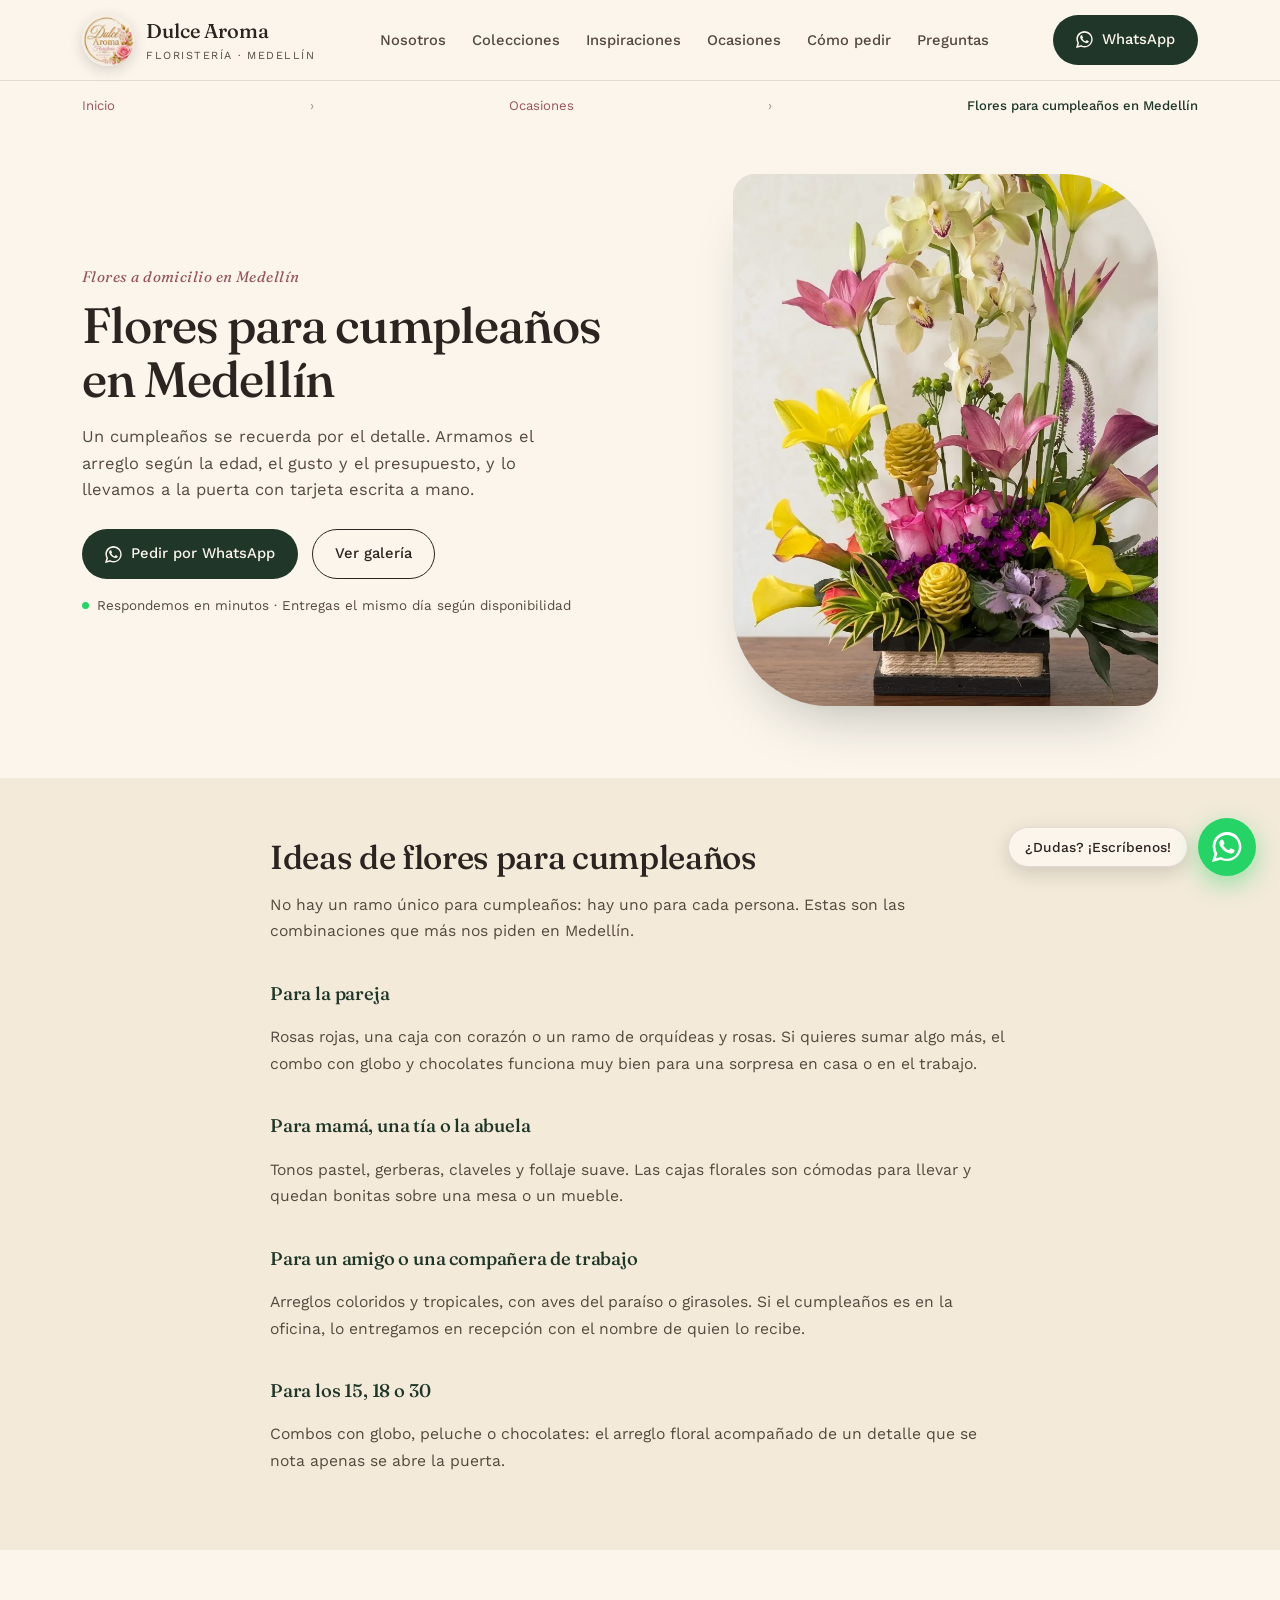
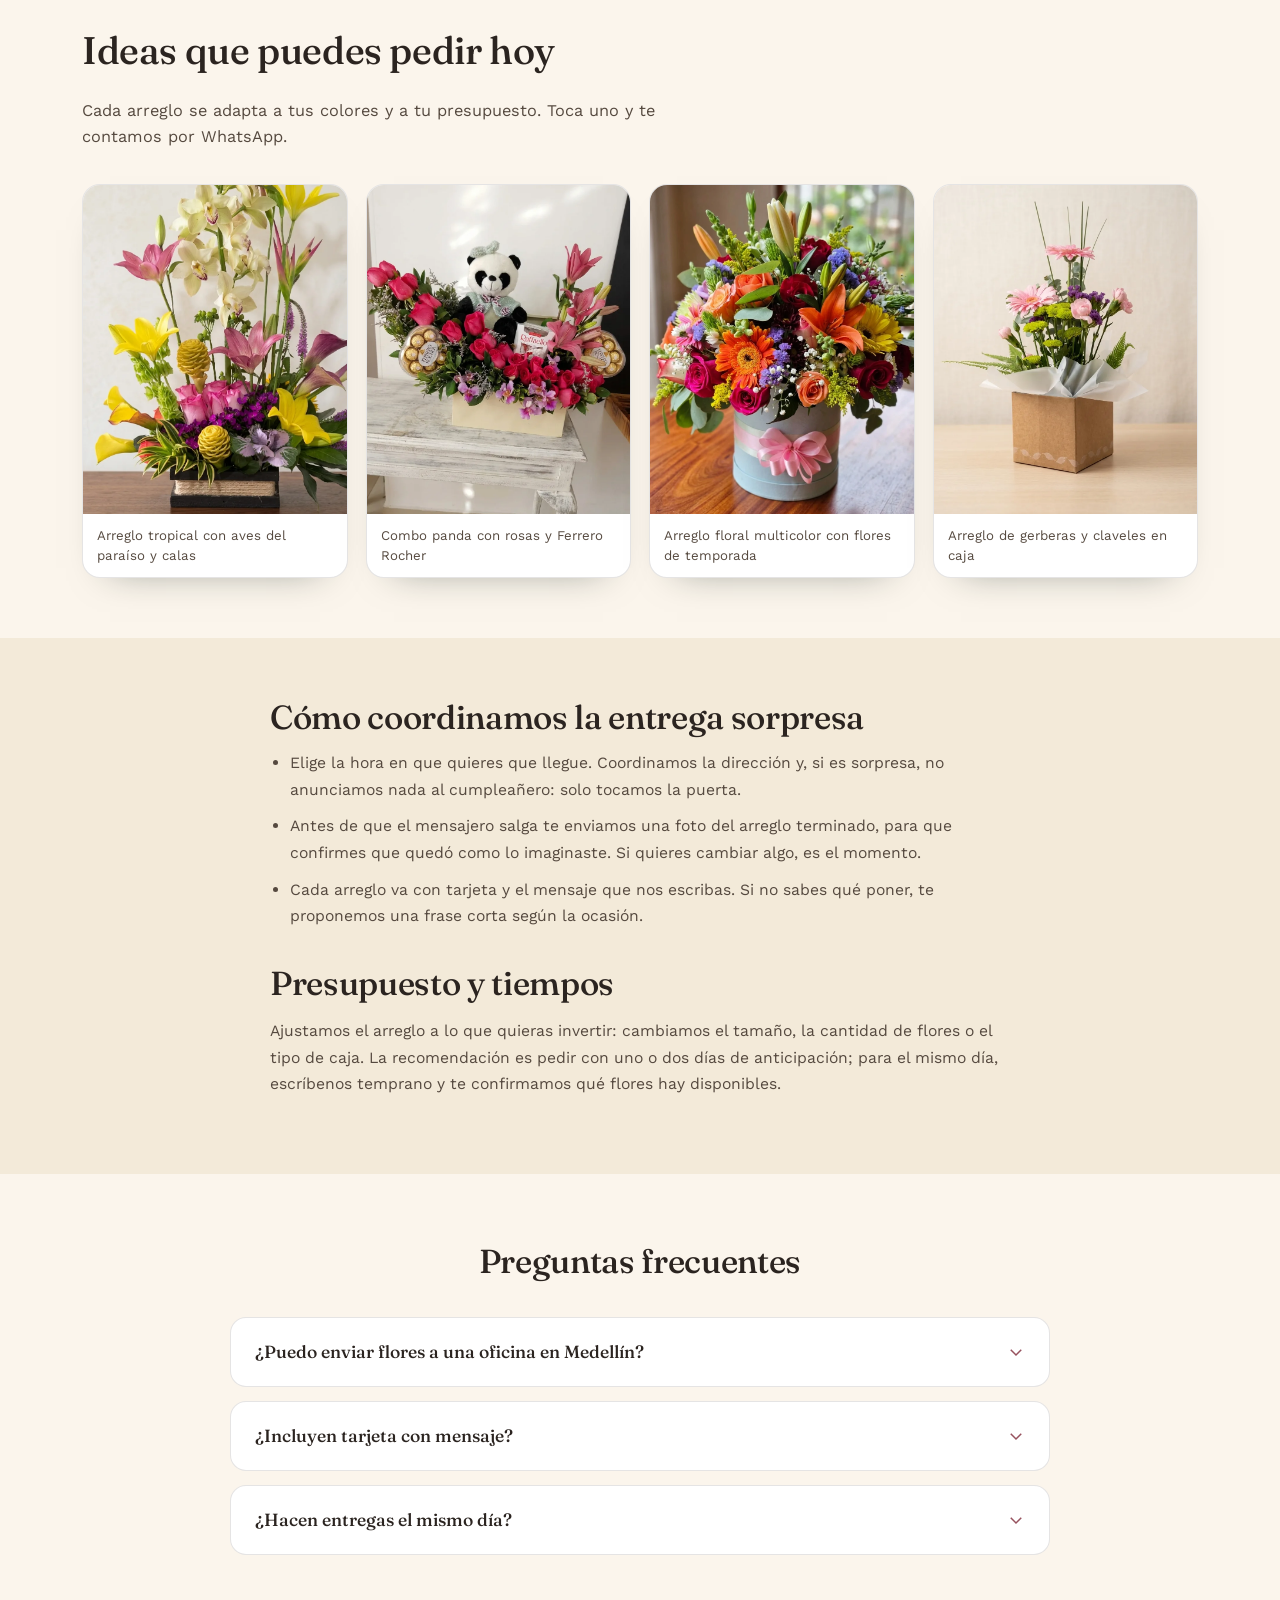
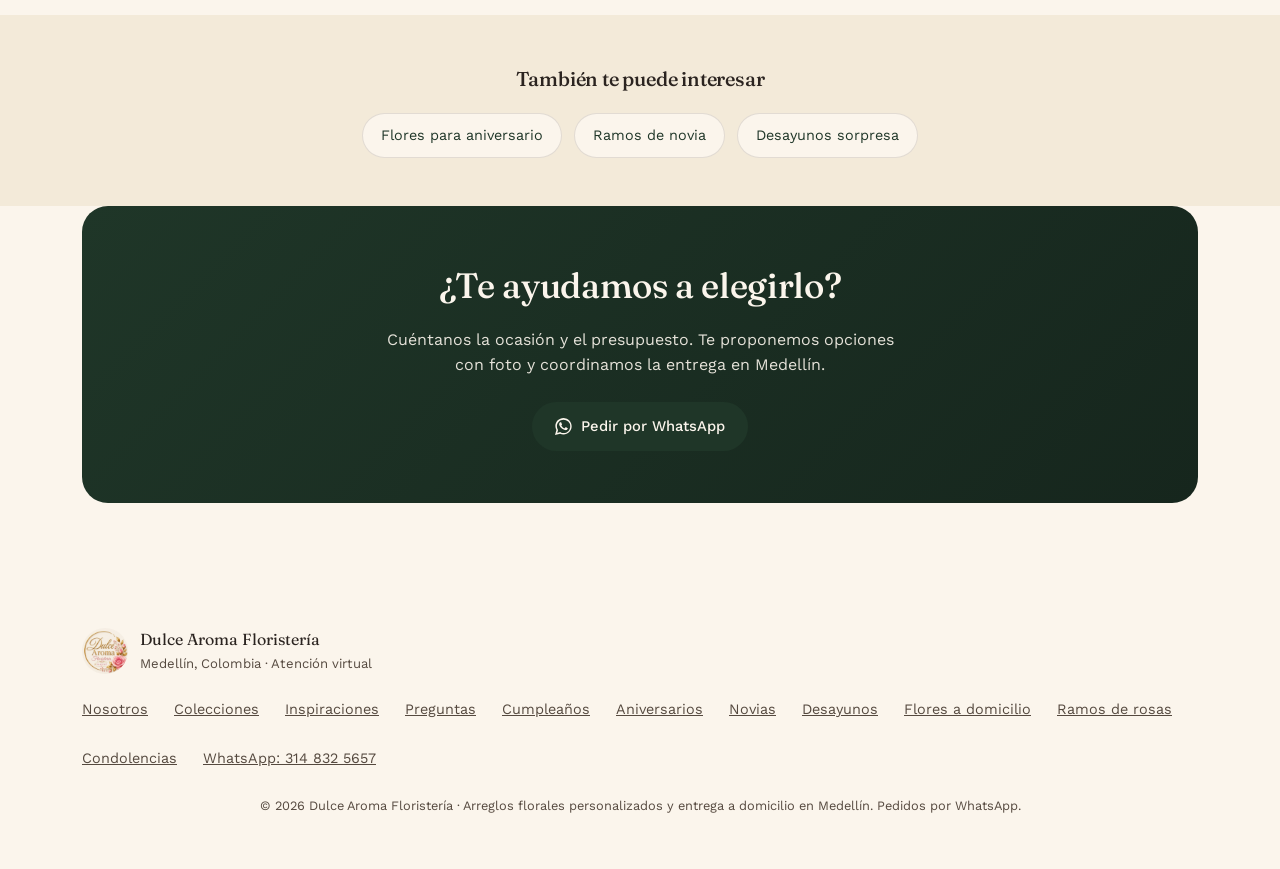
<file: flores-para-cumpleanos-medellin.html>
<!DOCTYPE html>
<html lang="es-CO">
<head>
<meta charset="utf-8"/>
<meta content="width=device-width, initial-scale=1.0" name="viewport"/>
<script>document.documentElement.classList.add('js');</script>
<title>Flores para cumpleaños en Medellín | Dulce Aroma</title>
<meta content="Ramos, cajas y combos con globo o chocolates para sorprender en un cumpleaños. Entrega a domicilio en Medellín el mismo día. Pide por WhatsApp." name="description"/>
<meta content="index, follow, max-image-preview:large, max-snippet:-1" name="robots"/>
<link href="https://dulcearomamedellin.vercel.app/flores-para-cumpleanos-medellin.html" rel="canonical"/>
<link href="https://dulcearomamedellin.vercel.app/flores-para-cumpleanos-medellin.html" hreflang="es-CO" rel="alternate"/>
<meta content="Flores para cumpleaños en Medellín | Dulce Aroma" property="og:title"/>
<meta content="Ramos, cajas y combos con globo o chocolates para sorprender en un cumpleaños. Entrega a domicilio en Medellín el mismo día. Pide por WhatsApp." property="og:description"/>
<meta content="https://dulcearomamedellin.vercel.app/img/cumpleanos/arreglo-tropical-01.webp" property="og:image"/>
<meta content="image/webp" property="og:image:type"/>
<meta content="Arreglo tropical con aves del paraíso y calas" property="og:image:alt"/>
<meta content="https://dulcearomamedellin.vercel.app/flores-para-cumpleanos-medellin.html" property="og:url"/>
<meta content="article" property="og:type"/>
<meta content="es_CO" property="og:locale"/>
<meta content="Dulce Aroma Floristería" property="og:site_name"/>
<meta content="summary_large_image" name="twitter:card"/>
<meta content="Flores para cumpleaños en Medellín | Dulce Aroma" name="twitter:title"/>
<meta content="Ramos, cajas y combos con globo o chocolates para sorprender en un cumpleaños. Entrega a domicilio en Medellín el mismo día. Pide por WhatsApp." name="twitter:description"/>
<meta content="https://dulcearomamedellin.vercel.app/img/cumpleanos/arreglo-tropical-01.webp" name="twitter:image"/>
<meta content="#1f3628" name="theme-color"/>
<link rel="icon" type="image/webp" href="img/logo.webp"/>
<link rel="apple-touch-icon" href="img/logo.webp"/>
<link href="https://fonts.googleapis.com" rel="preconnect"/>
<link crossorigin href="https://fonts.gstatic.com" rel="preconnect"/>
<link href="https://fonts.googleapis.com/css2?family=Fraunces:ital,opsz,wght@0,9..144,400..600;1,9..144,400..600&family=Work+Sans:wght@300;400;500;600&display=swap" rel="stylesheet"/>
<link href="styles.css" rel="stylesheet"/>
<link href="landing.css" rel="stylesheet"/>
<script type="application/ld+json">
{
  "@context": "https://schema.org",
  "@type": "FAQPage",
  "mainEntity": [
    {
      "@type": "Question",
      "name": "¿Puedo enviar flores a una oficina en Medellín?",
      "acceptedAnswer": {
        "@type": "Answer",
        "text": "Sí. Nos pasas la dirección, el nombre de quien recibe y la hora aproximada. Entregamos en recepción o en el puesto de trabajo y avisamos cuando el arreglo llegó."
      }
    },
    {
      "@type": "Question",
      "name": "¿Incluyen tarjeta con mensaje?",
      "acceptedAnswer": {
        "@type": "Answer",
        "text": "Sí. Cada arreglo lleva una tarjeta con el mensaje que nos envíes por WhatsApp. La escribimos a mano y la entregamos junto con las flores."
      }
    },
    {
      "@type": "Question",
      "name": "¿Hacen entregas el mismo día?",
      "acceptedAnswer": {
        "@type": "Answer",
        "text": "Sí, según la disponibilidad de flores. Si el pedido es para hoy, escríbenos lo antes posible indicando el sector y la hora en que debe llegar."
      }
    }
  ]
}
</script>
<script type="application/ld+json">
{
  "@context": "https://schema.org",
  "@type": "Service",
  "serviceType": "Flores para cumpleaños a domicilio",
  "url": "https://dulcearomamedellin.vercel.app/flores-para-cumpleanos-medellin.html",
  "areaServed": [
    {
      "@type": "City",
      "name": "Medellín"
    },
    {
      "@type": "City",
      "name": "Envigado"
    },
    {
      "@type": "City",
      "name": "Sabaneta"
    },
    {
      "@type": "City",
      "name": "Itagüí"
    },
    {
      "@type": "City",
      "name": "Bello"
    }
  ],
  "provider": {
    "@type": "Florist",
    "@id": "https://dulcearomamedellin.vercel.app/#floristeria",
    "name": "Dulce Aroma Floristería",
    "telephone": "+573148325657",
    "url": "https://dulcearomamedellin.vercel.app/"
  }
}
</script>
<script type="application/ld+json">
{
  "@context": "https://schema.org",
  "@type": "BreadcrumbList",
  "itemListElement": [
    {
      "@type": "ListItem",
      "position": 1,
      "name": "Inicio",
      "item": "https://dulcearomamedellin.vercel.app/"
    },
    {
      "@type": "ListItem",
      "position": 2,
      "name": "Flores para cumpleaños en Medellín",
      "item": "https://dulcearomamedellin.vercel.app/flores-para-cumpleanos-medellin.html"
    }
  ]
}
</script>
</head>
<body>
<div id="vine-page">
<header>
<nav class="wrap">
  <a class="brand" href="index.html">
    <img alt="Logo Dulce Aroma Floristería" height="52" src="img/logo.webp" width="52"/>
    <div class="brand-name">Dulce Aroma<span>Floristería · Medellín</span></div>
  </a>
  <ul class="nav-menu" id="nav-menu">
    <li><a class="nav-link" href="index.html#nosotros">Nosotros</a></li>
    <li><a class="nav-link" href="index.html#catalogo">Colecciones</a></li>
    <li><a class="nav-link" href="index.html#inspiraciones">Inspiraciones</a></li>
    <li><a class="nav-link" href="index.html#ocasiones">Ocasiones</a></li>
    <li><a class="nav-link" href="index.html#pasos">Cómo pedir</a></li>
    <li><a class="nav-link" href="index.html#faq">Preguntas</a></li>
  </ul>
  <div class="nav-actions">
  <button class="nav-toggle" id="nav-toggle" type="button" aria-expanded="false" aria-controls="nav-menu" aria-label="Abrir menú de navegación">
    <svg aria-hidden="true" class="icon-open" fill="none" stroke="currentColor" stroke-width="2" viewbox="0 0 24 24"><line x1="3" x2="21" y1="6" y2="6"></line><line x1="3" x2="21" y1="12" y2="12"></line><line x1="3" x2="21" y1="18" y2="18"></line></svg>
    <svg aria-hidden="true" class="icon-close" fill="none" stroke="currentColor" stroke-width="2" viewbox="0 0 24 24"><line x1="18" x2="6" y1="6" y2="18"></line><line x1="6" x2="18" y1="6" y2="18"></line></svg>
  </button>
  <a class="btn btn-primary btn-header" href="https://wa.me/573148325657?text=Hola%2C%20vi%20su%20p%C3%A1gina%20web%20de%20Dulce%20Aroma%20y%20quisiera%20informaci%C3%B3n%20sobre%20sus%20arreglos%20florales." rel="noopener" target="_blank"><svg aria-hidden="true" fill="currentColor" viewbox="0 0 24 24"><path d="M20.5 3.5A11.7 11.7 0 0 0 12 0C5.6 0 .5 5.1.5 11.4c0 2 .5 4 1.5 5.7L0 24l7.1-1.9a11.9 11.9 0 0 0 4.9 1.1h0c6.4 0 11.5-5.1 11.5-11.4 0-3-1.2-5.9-3.4-8.3zM12 21.3c-1.5 0-3-.4-4.3-1.2l-.3-.2-4.2 1.1 1.1-4-.2-.3a9.3 9.3 0 0 1-1.4-4.9C2.7 6.3 6.8 2.3 12 2.3c2.5 0 4.9 1 6.7 2.8a9.2 9.2 0 0 1 2.8 6.4c0 5.4-4.1 9.8-9.5 9.8zm5.3-7.3c-.3-.1-1.7-.8-1.9-.9-.3-.1-.5-.1-.7.1-.2.3-.7.9-.9 1.1-.2.2-.3.2-.6.1-.3-.1-1.3-.5-2.4-1.5-.9-.8-1.5-1.8-1.7-2.1-.2-.3 0-.5.1-.6.1-.1.3-.3.4-.5.1-.1.2-.3.3-.4.1-.2 0-.4 0-.5 0-.1-.7-1.6-.9-2.2-.2-.5-.5-.5-.7-.5h-.6c-.2 0-.5.1-.8.4-.3.3-1 1-1 2.4s1.1 2.8 1.2 3c.1.2 2.1 3.2 5.1 4.5.7.3 1.3.5 1.7.6.7.2 1.4.2 1.9.1.6-.1 1.7-.7 2-1.4.2-.7.2-1.2.2-1.4-.1-.1-.3-.2-.6-.3z"></path></svg> WhatsApp</a>
  </div>
</nav>
</header>

<main id="contenido">

<nav aria-label="Ruta de navegación" class="wrap lp-breadcrumb">
<a href="index.html">Inicio</a><span aria-hidden="true">›</span><a href="index.html#ocasiones">Ocasiones</a><span aria-hidden="true">›</span><span aria-current="page">Flores para cumpleaños en Medellín</span>
</nav>

<section class="lp-hero">
<div class="wrap">
<div>
<p class="eyebrow">Flores a domicilio en Medellín</p>
<h1>Flores para cumpleaños en Medellín</h1>
<p class="lead">Un cumpleaños se recuerda por el detalle. Armamos el arreglo según la edad, el gusto y el presupuesto, y lo llevamos a la puerta con tarjeta escrita a mano.</p>
<div class="hero-ctas">
<a class="btn btn-primary" href="https://wa.me/573148325657?text=Hola%2C%20quiero%20pedir%20flores%20para%20un%20cumplea%C3%B1os%20en%20Medell%C3%ADn.%20%C2%BFMe%20ayudan%3F" rel="noopener" target="_blank"><svg aria-hidden="true" fill="currentColor" viewbox="0 0 24 24"><path d="M20.5 3.5A11.7 11.7 0 0 0 12 0C5.6 0 .5 5.1.5 11.4c0 2 .5 4 1.5 5.7L0 24l7.1-1.9a11.9 11.9 0 0 0 4.9 1.1h0c6.4 0 11.5-5.1 11.5-11.4 0-3-1.2-5.9-3.4-8.3zM12 21.3c-1.5 0-3-.4-4.3-1.2l-.3-.2-4.2 1.1 1.1-4-.2-.3a9.3 9.3 0 0 1-1.4-4.9C2.7 6.3 6.8 2.3 12 2.3c2.5 0 4.9 1 6.7 2.8a9.2 9.2 0 0 1 2.8 6.4c0 5.4-4.1 9.8-9.5 9.8zm5.3-7.3c-.3-.1-1.7-.8-1.9-.9-.3-.1-.5-.1-.7.1-.2.3-.7.9-.9 1.1-.2.2-.3.2-.6.1-.3-.1-1.3-.5-2.4-1.5-.9-.8-1.5-1.8-1.7-2.1-.2-.3 0-.5.1-.6.1-.1.3-.3.4-.5.1-.1.2-.3.3-.4.1-.2 0-.4 0-.5 0-.1-.7-1.6-.9-2.2-.2-.5-.5-.5-.7-.5h-.6c-.2 0-.5.1-.8.4-.3.3-1 1-1 2.4s1.1 2.8 1.2 3c.1.2 2.1 3.2 5.1 4.5.7.3 1.3.5 1.7.6.7.2 1.4.2 1.9.1.6-.1 1.7-.7 2-1.4.2-.7.2-1.2.2-1.4-.1-.1-.3-.2-.6-.3z"></path></svg> Pedir por WhatsApp</a>
<a class="btn btn-ghost" href="index.html#inspiraciones">Ver galería</a>
</div>
<p class="hero-note">Respondemos en minutos · Entregas el mismo día según disponibilidad</p>
</div>
<figure>
<img alt="Arreglo tropical con aves del paraíso y calas" decoding="async" fetchpriority="high" height="1024" src="img/cumpleanos/arreglo-tropical-01.webp" width="1024"/>
</figure>
</div>
</section>

<section class="lp-content">
<div class="wrap">
<div class="lp-block">
<h2>Ideas de flores para cumpleaños</h2>
<p>No hay un ramo único para cumpleaños: hay uno para cada persona. Estas son las combinaciones que más nos piden en Medellín.</p>
</div>
<div class="lp-block"><h3>Para la pareja</h3><p>Rosas rojas, una caja con corazón o un ramo de orquídeas y rosas. Si quieres sumar algo más, el combo con globo y chocolates funciona muy bien para una sorpresa en casa o en el trabajo.</p></div>
<div class="lp-block"><h3>Para mamá, una tía o la abuela</h3><p>Tonos pastel, gerberas, claveles y follaje suave. Las cajas florales son cómodas para llevar y quedan bonitas sobre una mesa o un mueble.</p></div>
<div class="lp-block"><h3>Para un amigo o una compañera de trabajo</h3><p>Arreglos coloridos y tropicales, con aves del paraíso o girasoles. Si el cumpleaños es en la oficina, lo entregamos en recepción con el nombre de quien lo recibe.</p></div>
<div class="lp-block"><h3>Para los 15, 18 o 30</h3><p>Combos con globo, peluche o chocolates: el arreglo floral acompañado de un detalle que se nota apenas se abre la puerta.</p></div>
</div>
</section>

<section class="lp-galeria">
<div class="wrap">
<div class="section-head">
<h2>Ideas que puedes pedir hoy</h2>
<p>Cada arreglo se adapta a tus colores y a tu presupuesto. Toca uno y te contamos por WhatsApp.</p>
</div>
<div class="grid">
<figure class="lp-card">
<img alt="Arreglo tropical con aves del paraíso y calas" decoding="async" height="1024" loading="lazy" src="img/cumpleanos/arreglo-tropical-01.webp" width="1024"/>
<figcaption>Arreglo tropical con aves del paraíso y calas</figcaption>
</figure>
<figure class="lp-card">
<img alt="Combo panda con rosas y Ferrero Rocher" decoding="async" height="1195" loading="lazy" src="img/cajas/combo-panda-01.webp" width="896"/>
<figcaption>Combo panda con rosas y Ferrero Rocher</figcaption>
</figure>
<figure class="lp-card">
<img alt="Arreglo floral multicolor con flores de temporada" decoding="async" height="1195" loading="lazy" src="img/ramos/arreglo-colorido-01.webp" width="896"/>
<figcaption>Arreglo floral multicolor con flores de temporada</figcaption>
</figure>
<figure class="lp-card">
<img alt="Arreglo de gerberas y claveles en caja" decoding="async" height="1195" loading="lazy" src="img/ramos/arreglo-gerberas-01.webp" width="896"/>
<figcaption>Arreglo de gerberas y claveles en caja</figcaption>
</figure>
</div>
</div>
</section>

<section class="lp-content">
<div class="wrap">
<div class="lp-block">
<h2>Cómo coordinamos la entrega sorpresa</h2>
<ul><li>Elige la hora en que quieres que llegue. Coordinamos la dirección y, si es sorpresa, no anunciamos nada al cumpleañero: solo tocamos la puerta.</li>
<li>Antes de que el mensajero salga te enviamos una foto del arreglo terminado, para que confirmes que quedó como lo imaginaste. Si quieres cambiar algo, es el momento.</li>
<li>Cada arreglo va con tarjeta y el mensaje que nos escribas. Si no sabes qué poner, te proponemos una frase corta según la ocasión.</li></ul>
</div>
<div class="lp-block">
<h2>Presupuesto y tiempos</h2>
<p>Ajustamos el arreglo a lo que quieras invertir: cambiamos el tamaño, la cantidad de flores o el tipo de caja. La recomendación es pedir con uno o dos días de anticipación; para el mismo día, escríbenos temprano y te confirmamos qué flores hay disponibles.</p>
</div>
</div>
</section>

<section class="lp-faq">
<div class="wrap">
<h2>Preguntas frecuentes</h2>
<div class="faq-list">
<details class="faq-item"><summary class="faq-summary">¿Puedo enviar flores a una oficina en Medellín? <svg fill="none" stroke="currentColor" stroke-width="2" viewbox="0 0 24 24"><path d="M19 9l-7 7-7-7"></path></svg></summary><div class="faq-content">Sí. Nos pasas la dirección, el nombre de quien recibe y la hora aproximada. Entregamos en recepción o en el puesto de trabajo y avisamos cuando el arreglo llegó.</div></details>
<details class="faq-item"><summary class="faq-summary">¿Incluyen tarjeta con mensaje? <svg fill="none" stroke="currentColor" stroke-width="2" viewbox="0 0 24 24"><path d="M19 9l-7 7-7-7"></path></svg></summary><div class="faq-content">Sí. Cada arreglo lleva una tarjeta con el mensaje que nos envíes por WhatsApp. La escribimos a mano y la entregamos junto con las flores.</div></details>
<details class="faq-item"><summary class="faq-summary">¿Hacen entregas el mismo día? <svg fill="none" stroke="currentColor" stroke-width="2" viewbox="0 0 24 24"><path d="M19 9l-7 7-7-7"></path></svg></summary><div class="faq-content">Sí, según la disponibilidad de flores. Si el pedido es para hoy, escríbenos lo antes posible indicando el sector y la hora en que debe llegar.</div></details>
</div>
</div>
</section>

<section class="lp-relacionadas">
<div class="wrap">
<h2>También te puede interesar</h2>
<ul><li><a href="flores-para-aniversario-medellin.html">Flores para aniversario</a></li>
<li><a href="ramos-de-novia-medellin.html">Ramos de novia</a></li>
<li><a href="desayunos-sorpresa-medellin.html">Desayunos sorpresa</a></li></ul>
</div>
</section>

<section class="lp-cta-sec">
<div class="wrap">
<div class="lp-cta">
<h2>¿Te ayudamos a elegirlo?</h2>
<p>Cuéntanos la ocasión y el presupuesto. Te proponemos opciones con foto y coordinamos la entrega en Medellín.</p>
<a class="btn btn-primary" href="https://wa.me/573148325657?text=Hola%2C%20quiero%20pedir%20flores%20para%20un%20cumplea%C3%B1os%20en%20Medell%C3%ADn.%20%C2%BFMe%20ayudan%3F" rel="noopener" target="_blank"><svg aria-hidden="true" fill="currentColor" viewbox="0 0 24 24"><path d="M20.5 3.5A11.7 11.7 0 0 0 12 0C5.6 0 .5 5.1.5 11.4c0 2 .5 4 1.5 5.7L0 24l7.1-1.9a11.9 11.9 0 0 0 4.9 1.1h0c6.4 0 11.5-5.1 11.5-11.4 0-3-1.2-5.9-3.4-8.3zM12 21.3c-1.5 0-3-.4-4.3-1.2l-.3-.2-4.2 1.1 1.1-4-.2-.3a9.3 9.3 0 0 1-1.4-4.9C2.7 6.3 6.8 2.3 12 2.3c2.5 0 4.9 1 6.7 2.8a9.2 9.2 0 0 1 2.8 6.4c0 5.4-4.1 9.8-9.5 9.8zm5.3-7.3c-.3-.1-1.7-.8-1.9-.9-.3-.1-.5-.1-.7.1-.2.3-.7.9-.9 1.1-.2.2-.3.2-.6.1-.3-.1-1.3-.5-2.4-1.5-.9-.8-1.5-1.8-1.7-2.1-.2-.3 0-.5.1-.6.1-.1.3-.3.4-.5.1-.1.2-.3.3-.4.1-.2 0-.4 0-.5 0-.1-.7-1.6-.9-2.2-.2-.5-.5-.5-.7-.5h-.6c-.2 0-.5.1-.8.4-.3.3-1 1-1 2.4s1.1 2.8 1.2 3c.1.2 2.1 3.2 5.1 4.5.7.3 1.3.5 1.7.6.7.2 1.4.2 1.9.1.6-.1 1.7-.7 2-1.4.2-.7.2-1.2.2-1.4-.1-.1-.3-.2-.6-.3z"></path></svg> Pedir por WhatsApp</a>
</div>
</div>
</section>

</main>
<footer>
<div class="wrap">
<div class="foot-brand">
<img alt="Logo Dulce Aroma" height="46" loading="lazy" src="img/logo.webp" width="46"/>
<div>
<div style="font-family:'Fraunces',serif;">Dulce Aroma Floristería</div>
<div style="font-size:0.82rem;color:var(--ink-suave);">Medellín, Colombia · Atención virtual</div>
</div>
</div>
<nav>
<a href="index.html#nosotros">Nosotros</a>
<a href="index.html#catalogo">Colecciones</a>
<a href="index.html#inspiraciones">Inspiraciones</a>
<a href="index.html#faq">Preguntas</a>
<a href="flores-para-cumpleanos-medellin.html">Cumpleaños</a>
<a href="flores-para-aniversario-medellin.html">Aniversarios</a>
<a href="ramos-de-novia-medellin.html">Novias</a>
<a href="desayunos-sorpresa-medellin.html">Desayunos</a>
<a href="flores-a-domicilio-medellin.html">Flores a domicilio</a>
<a href="ramos-de-rosas-medellin.html">Ramos de rosas</a>
<a href="flores-para-condolencias-medellin.html">Condolencias</a>
<a href="https://wa.me/573148325657" rel="noopener" target="_blank">WhatsApp: 314 832 5657</a>
</nav>
</div>
<p class="copy">© 2026 Dulce Aroma Floristería · Arreglos florales personalizados y entrega a domicilio en Medellín. Pedidos por WhatsApp.</p>
</footer>
</div>
<a aria-label="¿Dudas? ¡Escríbenos! por WhatsApp" class="whatsapp-float" href="https://wa.me/573148325657?text=Hola%2C%20vi%20su%20p%C3%A1gina%20web%20de%20Dulce%20Aroma%20y%20quisiera%20informaci%C3%B3n%20sobre%20sus%20arreglos%20florales." rel="noopener" target="_blank">
  <span class="whatsapp-tooltip">¿Dudas? ¡Escríbenos!</span>
  <div class="whatsapp-float-btn"><svg aria-hidden="true" fill="currentColor" viewbox="0 0 24 24"><path d="M20.5 3.5A11.7 11.7 0 0 0 12 0C5.6 0 .5 5.1.5 11.4c0 2 .5 4 1.5 5.7L0 24l7.1-1.9a11.9 11.9 0 0 0 4.9 1.1h0c6.4 0 11.5-5.1 11.5-11.4 0-3-1.2-5.9-3.4-8.3zM12 21.3c-1.5 0-3-.4-4.3-1.2l-.3-.2-4.2 1.1 1.1-4-.2-.3a9.3 9.3 0 0 1-1.4-4.9C2.7 6.3 6.8 2.3 12 2.3c2.5 0 4.9 1 6.7 2.8a9.2 9.2 0 0 1 2.8 6.4c0 5.4-4.1 9.8-9.5 9.8zm5.3-7.3c-.3-.1-1.7-.8-1.9-.9-.3-.1-.5-.1-.7.1-.2.3-.7.9-.9 1.1-.2.2-.3.2-.6.1-.3-.1-1.3-.5-2.4-1.5-.9-.8-1.5-1.8-1.7-2.1-.2-.3 0-.5.1-.6.1-.1.3-.3.4-.5.1-.1.2-.3.3-.4.1-.2 0-.4 0-.5 0-.1-.7-1.6-.9-2.2-.2-.5-.5-.5-.7-.5h-.6c-.2 0-.5.1-.8.4-.3.3-1 1-1 2.4s1.1 2.8 1.2 3c.1.2 2.1 3.2 5.1 4.5.7.3 1.3.5 1.7.6.7.2 1.4.2 1.9.1.6-.1 1.7-.7 2-1.4.2-.7.2-1.2.2-1.4-.1-.1-.3-.2-.6-.3z"></path></svg></div>
</a>
<script>
(function(){
  const toggle = document.getElementById('nav-toggle');
  const menu = document.getElementById('nav-menu');
  if(!toggle || !menu) return;
  function setOpen(open){
    toggle.setAttribute('aria-expanded', open ? 'true' : 'false');
    toggle.setAttribute('aria-label', open ? 'Cerrar menú de navegación' : 'Abrir menú de navegación');
    menu.classList.toggle('open', open);
  }
  toggle.addEventListener('click', () => setOpen(toggle.getAttribute('aria-expanded') !== 'true'));
  menu.addEventListener('click', (e) => { if(e.target.closest('a')) setOpen(false); });
  document.addEventListener('keydown', (e) => {
    if(e.key === 'Escape' && toggle.getAttribute('aria-expanded') === 'true'){ setOpen(false); toggle.focus(); }
  });
  window.addEventListener('resize', () => { if(window.innerWidth > 900) setOpen(false); });
})();

(function(){
  const items = document.querySelectorAll('.reveal');
  if(!items.length) return;
  const show = el => el.classList.add('is-visible');
  const showAll = () => items.forEach(show);
  if(!('IntersectionObserver' in window)){ showAll(); return; }
  let fired = false;
  const io = new IntersectionObserver((entries) => {
    fired = true;
    entries.forEach(entry => {
      if(entry.isIntersecting){ show(entry.target); io.unobserve(entry.target); }
    });
  }, { threshold: 0.01, rootMargin: '0px 0px -20px 0px' });
  items.forEach(el => io.observe(el));
  setTimeout(() => { if(!fired) showAll(); }, 3000);
  window.addEventListener('pagehide', showAll);
})();
</script>
</body>
</html>
</file>
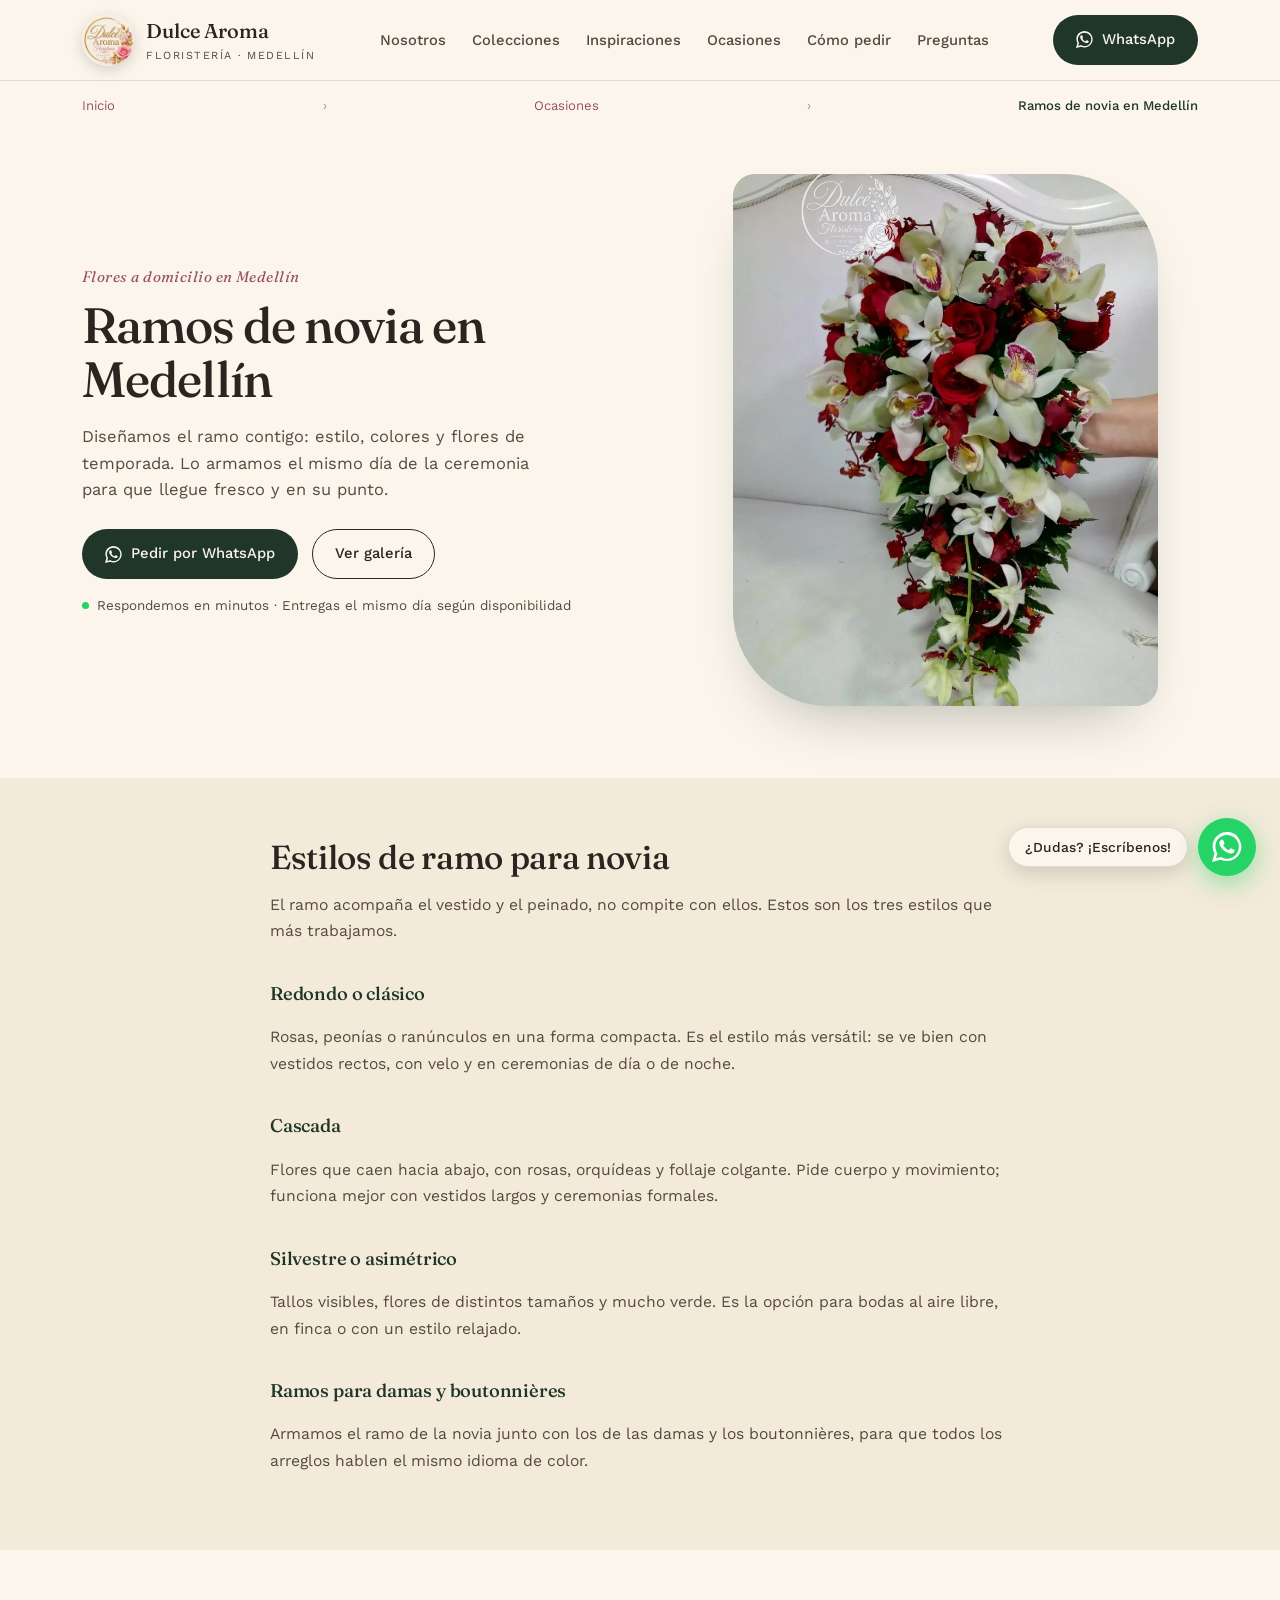
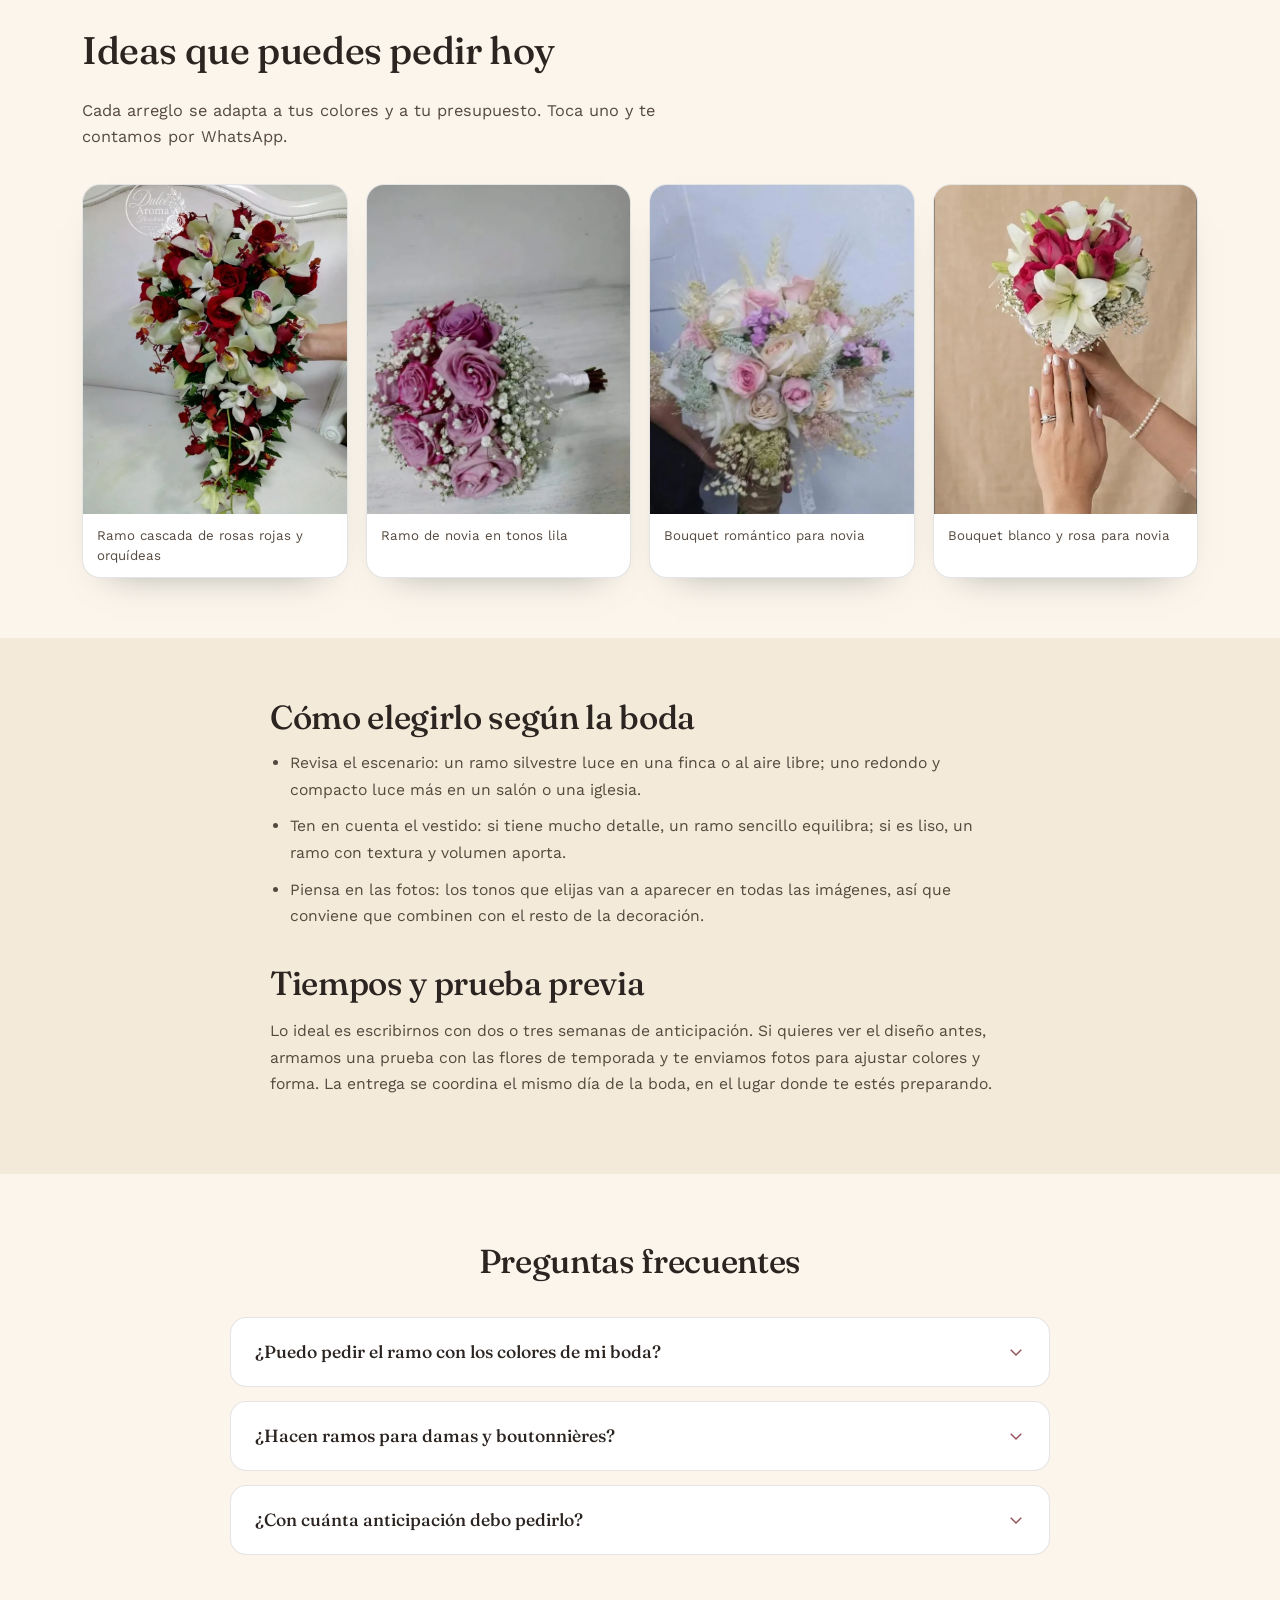
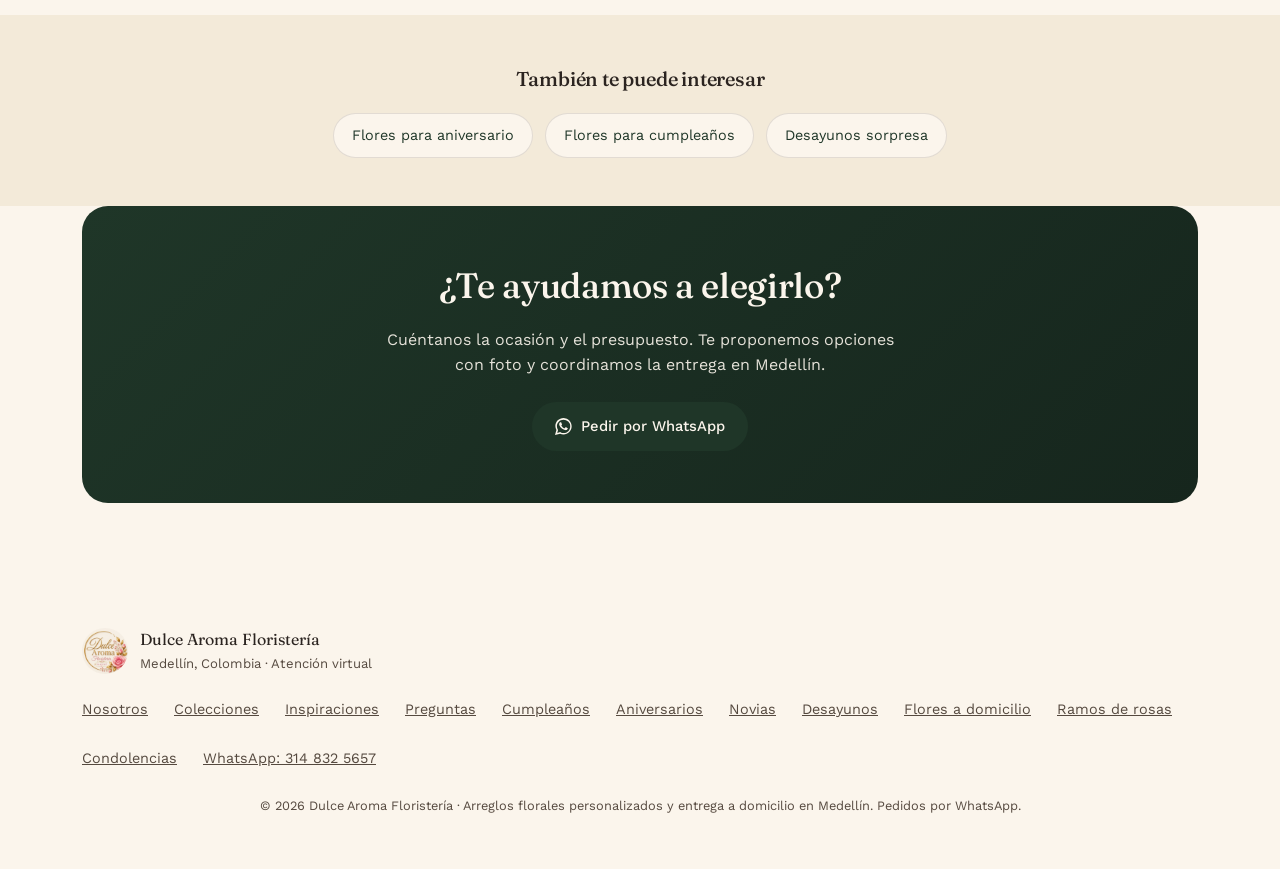
<file: ramos-de-novia-medellin.html>
<!DOCTYPE html>
<html lang="es-CO">
<head>
<meta charset="utf-8"/>
<meta content="width=device-width, initial-scale=1.0" name="viewport"/>
<script>document.documentElement.classList.add('js');</script>
<title>Ramos de novia en Medellín | Dulce Aroma</title>
<meta content="Ramos de novia redondos, cascada y silvestres, armados con flores frescas. Asesoría por WhatsApp y entrega en Medellín el día de tu boda." name="description"/>
<meta content="index, follow, max-image-preview:large, max-snippet:-1" name="robots"/>
<link href="https://dulcearomamedellin.vercel.app/ramos-de-novia-medellin.html" rel="canonical"/>
<link href="https://dulcearomamedellin.vercel.app/ramos-de-novia-medellin.html" hreflang="es-CO" rel="alternate"/>
<meta content="Ramos de novia en Medellín | Dulce Aroma" property="og:title"/>
<meta content="Ramos de novia redondos, cascada y silvestres, armados con flores frescas. Asesoría por WhatsApp y entrega en Medellín el día de tu boda." property="og:description"/>
<meta content="https://dulcearomamedellin.vercel.app/img/novias/ramo-cascada-rojo-01.webp" property="og:image"/>
<meta content="image/webp" property="og:image:type"/>
<meta content="Ramo cascada de rosas rojas y orquídeas" property="og:image:alt"/>
<meta content="https://dulcearomamedellin.vercel.app/ramos-de-novia-medellin.html" property="og:url"/>
<meta content="article" property="og:type"/>
<meta content="es_CO" property="og:locale"/>
<meta content="Dulce Aroma Floristería" property="og:site_name"/>
<meta content="summary_large_image" name="twitter:card"/>
<meta content="Ramos de novia en Medellín | Dulce Aroma" name="twitter:title"/>
<meta content="Ramos de novia redondos, cascada y silvestres, armados con flores frescas. Asesoría por WhatsApp y entrega en Medellín el día de tu boda." name="twitter:description"/>
<meta content="https://dulcearomamedellin.vercel.app/img/novias/ramo-cascada-rojo-01.webp" name="twitter:image"/>
<meta content="#1f3628" name="theme-color"/>
<link rel="icon" type="image/webp" href="img/logo.webp"/>
<link rel="apple-touch-icon" href="img/logo.webp"/>
<link href="https://fonts.googleapis.com" rel="preconnect"/>
<link crossorigin href="https://fonts.gstatic.com" rel="preconnect"/>
<link href="https://fonts.googleapis.com/css2?family=Fraunces:ital,opsz,wght@0,9..144,400..600;1,9..144,400..600&family=Work+Sans:wght@300;400;500;600&display=swap" rel="stylesheet"/>
<link href="styles.css" rel="stylesheet"/>
<link href="landing.css" rel="stylesheet"/>
<script type="application/ld+json">
{
  "@context": "https://schema.org",
  "@type": "FAQPage",
  "mainEntity": [
    {
      "@type": "Question",
      "name": "¿Puedo pedir el ramo con los colores de mi boda?",
      "acceptedAnswer": {
        "@type": "Answer",
        "text": "Sí. Nos envías una foto de referencia o los colores de la decoración y armamos el ramo con esa paleta, ajustándonos a las flores de temporada."
      }
    },
    {
      "@type": "Question",
      "name": "¿Hacen ramos para damas y boutonnières?",
      "acceptedAnswer": {
        "@type": "Answer",
        "text": "Sí. Armamos el conjunto completo: ramo de la novia, ramos de las damas y boutonnières, con las mismas flores y tonos para que se vean coordinados."
      }
    },
    {
      "@type": "Question",
      "name": "¿Con cuánta anticipación debo pedirlo?",
      "acceptedAnswer": {
        "@type": "Answer",
        "text": "Con dos o tres semanas es lo ideal. Si la boda es antes, escríbenos igual: según la temporada podemos resolverlo en pocos días."
      }
    }
  ]
}
</script>
<script type="application/ld+json">
{
  "@context": "https://schema.org",
  "@type": "Service",
  "serviceType": "Ramos de novia y arreglos para bodas",
  "url": "https://dulcearomamedellin.vercel.app/ramos-de-novia-medellin.html",
  "areaServed": [
    {
      "@type": "City",
      "name": "Medellín"
    },
    {
      "@type": "City",
      "name": "Envigado"
    },
    {
      "@type": "City",
      "name": "Sabaneta"
    },
    {
      "@type": "City",
      "name": "Itagüí"
    },
    {
      "@type": "City",
      "name": "Bello"
    }
  ],
  "provider": {
    "@type": "Florist",
    "@id": "https://dulcearomamedellin.vercel.app/#floristeria",
    "name": "Dulce Aroma Floristería",
    "telephone": "+573148325657",
    "url": "https://dulcearomamedellin.vercel.app/"
  }
}
</script>
<script type="application/ld+json">
{
  "@context": "https://schema.org",
  "@type": "BreadcrumbList",
  "itemListElement": [
    {
      "@type": "ListItem",
      "position": 1,
      "name": "Inicio",
      "item": "https://dulcearomamedellin.vercel.app/"
    },
    {
      "@type": "ListItem",
      "position": 2,
      "name": "Ramos de novia en Medellín",
      "item": "https://dulcearomamedellin.vercel.app/ramos-de-novia-medellin.html"
    }
  ]
}
</script>
</head>
<body>
<div id="vine-page">
<header>
<nav class="wrap">
  <a class="brand" href="index.html">
    <img alt="Logo Dulce Aroma Floristería" height="52" src="img/logo.webp" width="52"/>
    <div class="brand-name">Dulce Aroma<span>Floristería · Medellín</span></div>
  </a>
  <ul class="nav-menu" id="nav-menu">
    <li><a class="nav-link" href="index.html#nosotros">Nosotros</a></li>
    <li><a class="nav-link" href="index.html#catalogo">Colecciones</a></li>
    <li><a class="nav-link" href="index.html#inspiraciones">Inspiraciones</a></li>
    <li><a class="nav-link" href="index.html#ocasiones">Ocasiones</a></li>
    <li><a class="nav-link" href="index.html#pasos">Cómo pedir</a></li>
    <li><a class="nav-link" href="index.html#faq">Preguntas</a></li>
  </ul>
  <div class="nav-actions">
  <button class="nav-toggle" id="nav-toggle" type="button" aria-expanded="false" aria-controls="nav-menu" aria-label="Abrir menú de navegación">
    <svg aria-hidden="true" class="icon-open" fill="none" stroke="currentColor" stroke-width="2" viewbox="0 0 24 24"><line x1="3" x2="21" y1="6" y2="6"></line><line x1="3" x2="21" y1="12" y2="12"></line><line x1="3" x2="21" y1="18" y2="18"></line></svg>
    <svg aria-hidden="true" class="icon-close" fill="none" stroke="currentColor" stroke-width="2" viewbox="0 0 24 24"><line x1="18" x2="6" y1="6" y2="18"></line><line x1="6" x2="18" y1="6" y2="18"></line></svg>
  </button>
  <a class="btn btn-primary btn-header" href="https://wa.me/573148325657?text=Hola%2C%20vi%20su%20p%C3%A1gina%20web%20de%20Dulce%20Aroma%20y%20quisiera%20informaci%C3%B3n%20sobre%20sus%20arreglos%20florales." rel="noopener" target="_blank"><svg aria-hidden="true" fill="currentColor" viewbox="0 0 24 24"><path d="M20.5 3.5A11.7 11.7 0 0 0 12 0C5.6 0 .5 5.1.5 11.4c0 2 .5 4 1.5 5.7L0 24l7.1-1.9a11.9 11.9 0 0 0 4.9 1.1h0c6.4 0 11.5-5.1 11.5-11.4 0-3-1.2-5.9-3.4-8.3zM12 21.3c-1.5 0-3-.4-4.3-1.2l-.3-.2-4.2 1.1 1.1-4-.2-.3a9.3 9.3 0 0 1-1.4-4.9C2.7 6.3 6.8 2.3 12 2.3c2.5 0 4.9 1 6.7 2.8a9.2 9.2 0 0 1 2.8 6.4c0 5.4-4.1 9.8-9.5 9.8zm5.3-7.3c-.3-.1-1.7-.8-1.9-.9-.3-.1-.5-.1-.7.1-.2.3-.7.9-.9 1.1-.2.2-.3.2-.6.1-.3-.1-1.3-.5-2.4-1.5-.9-.8-1.5-1.8-1.7-2.1-.2-.3 0-.5.1-.6.1-.1.3-.3.4-.5.1-.1.2-.3.3-.4.1-.2 0-.4 0-.5 0-.1-.7-1.6-.9-2.2-.2-.5-.5-.5-.7-.5h-.6c-.2 0-.5.1-.8.4-.3.3-1 1-1 2.4s1.1 2.8 1.2 3c.1.2 2.1 3.2 5.1 4.5.7.3 1.3.5 1.7.6.7.2 1.4.2 1.9.1.6-.1 1.7-.7 2-1.4.2-.7.2-1.2.2-1.4-.1-.1-.3-.2-.6-.3z"></path></svg> WhatsApp</a>
  </div>
</nav>
</header>

<main id="contenido">

<nav aria-label="Ruta de navegación" class="wrap lp-breadcrumb">
<a href="index.html">Inicio</a><span aria-hidden="true">›</span><a href="index.html#ocasiones">Ocasiones</a><span aria-hidden="true">›</span><span aria-current="page">Ramos de novia en Medellín</span>
</nav>

<section class="lp-hero">
<div class="wrap">
<div>
<p class="eyebrow">Flores a domicilio en Medellín</p>
<h1>Ramos de novia en Medellín</h1>
<p class="lead">Diseñamos el ramo contigo: estilo, colores y flores de temporada. Lo armamos el mismo día de la ceremonia para que llegue fresco y en su punto.</p>
<div class="hero-ctas">
<a class="btn btn-primary" href="https://wa.me/573148325657?text=Hola%2C%20quiero%20informaci%C3%B3n%20sobre%20ramos%20de%20novia%20en%20Medell%C3%ADn." rel="noopener" target="_blank"><svg aria-hidden="true" fill="currentColor" viewbox="0 0 24 24"><path d="M20.5 3.5A11.7 11.7 0 0 0 12 0C5.6 0 .5 5.1.5 11.4c0 2 .5 4 1.5 5.7L0 24l7.1-1.9a11.9 11.9 0 0 0 4.9 1.1h0c6.4 0 11.5-5.1 11.5-11.4 0-3-1.2-5.9-3.4-8.3zM12 21.3c-1.5 0-3-.4-4.3-1.2l-.3-.2-4.2 1.1 1.1-4-.2-.3a9.3 9.3 0 0 1-1.4-4.9C2.7 6.3 6.8 2.3 12 2.3c2.5 0 4.9 1 6.7 2.8a9.2 9.2 0 0 1 2.8 6.4c0 5.4-4.1 9.8-9.5 9.8zm5.3-7.3c-.3-.1-1.7-.8-1.9-.9-.3-.1-.5-.1-.7.1-.2.3-.7.9-.9 1.1-.2.2-.3.2-.6.1-.3-.1-1.3-.5-2.4-1.5-.9-.8-1.5-1.8-1.7-2.1-.2-.3 0-.5.1-.6.1-.1.3-.3.4-.5.1-.1.2-.3.3-.4.1-.2 0-.4 0-.5 0-.1-.7-1.6-.9-2.2-.2-.5-.5-.5-.7-.5h-.6c-.2 0-.5.1-.8.4-.3.3-1 1-1 2.4s1.1 2.8 1.2 3c.1.2 2.1 3.2 5.1 4.5.7.3 1.3.5 1.7.6.7.2 1.4.2 1.9.1.6-.1 1.7-.7 2-1.4.2-.7.2-1.2.2-1.4-.1-.1-.3-.2-.6-.3z"></path></svg> Pedir por WhatsApp</a>
<a class="btn btn-ghost" href="index.html#inspiraciones">Ver galería</a>
</div>
<p class="hero-note">Respondemos en minutos · Entregas el mismo día según disponibilidad</p>
</div>
<figure>
<img alt="Ramo cascada de rosas rojas y orquídeas" decoding="async" fetchpriority="high" height="1040" src="img/novias/ramo-cascada-rojo-01.webp" width="780"/>
</figure>
</div>
</section>

<section class="lp-content">
<div class="wrap">
<div class="lp-block">
<h2>Estilos de ramo para novia</h2>
<p>El ramo acompaña el vestido y el peinado, no compite con ellos. Estos son los tres estilos que más trabajamos.</p>
</div>
<div class="lp-block"><h3>Redondo o clásico</h3><p>Rosas, peonías o ranúnculos en una forma compacta. Es el estilo más versátil: se ve bien con vestidos rectos, con velo y en ceremonias de día o de noche.</p></div>
<div class="lp-block"><h3>Cascada</h3><p>Flores que caen hacia abajo, con rosas, orquídeas y follaje colgante. Pide cuerpo y movimiento; funciona mejor con vestidos largos y ceremonias formales.</p></div>
<div class="lp-block"><h3>Silvestre o asimétrico</h3><p>Tallos visibles, flores de distintos tamaños y mucho verde. Es la opción para bodas al aire libre, en finca o con un estilo relajado.</p></div>
<div class="lp-block"><h3>Ramos para damas y boutonnières</h3><p>Armamos el ramo de la novia junto con los de las damas y los boutonnières, para que todos los arreglos hablen el mismo idioma de color.</p></div>
</div>
</section>

<section class="lp-galeria">
<div class="wrap">
<div class="section-head">
<h2>Ideas que puedes pedir hoy</h2>
<p>Cada arreglo se adapta a tus colores y a tu presupuesto. Toca uno y te contamos por WhatsApp.</p>
</div>
<div class="grid">
<figure class="lp-card">
<img alt="Ramo cascada de rosas rojas y orquídeas" decoding="async" height="1040" loading="lazy" src="img/novias/ramo-cascada-rojo-01.webp" width="780"/>
<figcaption>Ramo cascada de rosas rojas y orquídeas</figcaption>
</figure>
<figure class="lp-card">
<img alt="Ramo de novia en tonos lila" decoding="async" height="720" loading="lazy" src="img/novias/arreglo-novia-01.webp" width="540"/>
<figcaption>Ramo de novia en tonos lila</figcaption>
</figure>
<figure class="lp-card">
<img alt="Bouquet romántico para novia" decoding="async" height="915" loading="lazy" src="img/novias/arreglo-novia-02.webp" width="540"/>
<figcaption>Bouquet romántico para novia</figcaption>
</figure>
<figure class="lp-card">
<img alt="Bouquet blanco y rosa para novia" decoding="async" height="801" loading="lazy" src="img/novias/arreglo-novia-03.webp" width="496"/>
<figcaption>Bouquet blanco y rosa para novia</figcaption>
</figure>
</div>
</div>
</section>

<section class="lp-content">
<div class="wrap">
<div class="lp-block">
<h2>Cómo elegirlo según la boda</h2>
<ul><li>Revisa el escenario: un ramo silvestre luce en una finca o al aire libre; uno redondo y compacto luce más en un salón o una iglesia.</li>
<li>Ten en cuenta el vestido: si tiene mucho detalle, un ramo sencillo equilibra; si es liso, un ramo con textura y volumen aporta.</li>
<li>Piensa en las fotos: los tonos que elijas van a aparecer en todas las imágenes, así que conviene que combinen con el resto de la decoración.</li></ul>
</div>
<div class="lp-block">
<h2>Tiempos y prueba previa</h2>
<p>Lo ideal es escribirnos con dos o tres semanas de anticipación. Si quieres ver el diseño antes, armamos una prueba con las flores de temporada y te enviamos fotos para ajustar colores y forma. La entrega se coordina el mismo día de la boda, en el lugar donde te estés preparando.</p>
</div>
</div>
</section>

<section class="lp-faq">
<div class="wrap">
<h2>Preguntas frecuentes</h2>
<div class="faq-list">
<details class="faq-item"><summary class="faq-summary">¿Puedo pedir el ramo con los colores de mi boda? <svg fill="none" stroke="currentColor" stroke-width="2" viewbox="0 0 24 24"><path d="M19 9l-7 7-7-7"></path></svg></summary><div class="faq-content">Sí. Nos envías una foto de referencia o los colores de la decoración y armamos el ramo con esa paleta, ajustándonos a las flores de temporada.</div></details>
<details class="faq-item"><summary class="faq-summary">¿Hacen ramos para damas y boutonnières? <svg fill="none" stroke="currentColor" stroke-width="2" viewbox="0 0 24 24"><path d="M19 9l-7 7-7-7"></path></svg></summary><div class="faq-content">Sí. Armamos el conjunto completo: ramo de la novia, ramos de las damas y boutonnières, con las mismas flores y tonos para que se vean coordinados.</div></details>
<details class="faq-item"><summary class="faq-summary">¿Con cuánta anticipación debo pedirlo? <svg fill="none" stroke="currentColor" stroke-width="2" viewbox="0 0 24 24"><path d="M19 9l-7 7-7-7"></path></svg></summary><div class="faq-content">Con dos o tres semanas es lo ideal. Si la boda es antes, escríbenos igual: según la temporada podemos resolverlo en pocos días.</div></details>
</div>
</div>
</section>

<section class="lp-relacionadas">
<div class="wrap">
<h2>También te puede interesar</h2>
<ul><li><a href="flores-para-aniversario-medellin.html">Flores para aniversario</a></li>
<li><a href="flores-para-cumpleanos-medellin.html">Flores para cumpleaños</a></li>
<li><a href="desayunos-sorpresa-medellin.html">Desayunos sorpresa</a></li></ul>
</div>
</section>

<section class="lp-cta-sec">
<div class="wrap">
<div class="lp-cta">
<h2>¿Te ayudamos a elegirlo?</h2>
<p>Cuéntanos la ocasión y el presupuesto. Te proponemos opciones con foto y coordinamos la entrega en Medellín.</p>
<a class="btn btn-primary" href="https://wa.me/573148325657?text=Hola%2C%20quiero%20informaci%C3%B3n%20sobre%20ramos%20de%20novia%20en%20Medell%C3%ADn." rel="noopener" target="_blank"><svg aria-hidden="true" fill="currentColor" viewbox="0 0 24 24"><path d="M20.5 3.5A11.7 11.7 0 0 0 12 0C5.6 0 .5 5.1.5 11.4c0 2 .5 4 1.5 5.7L0 24l7.1-1.9a11.9 11.9 0 0 0 4.9 1.1h0c6.4 0 11.5-5.1 11.5-11.4 0-3-1.2-5.9-3.4-8.3zM12 21.3c-1.5 0-3-.4-4.3-1.2l-.3-.2-4.2 1.1 1.1-4-.2-.3a9.3 9.3 0 0 1-1.4-4.9C2.7 6.3 6.8 2.3 12 2.3c2.5 0 4.9 1 6.7 2.8a9.2 9.2 0 0 1 2.8 6.4c0 5.4-4.1 9.8-9.5 9.8zm5.3-7.3c-.3-.1-1.7-.8-1.9-.9-.3-.1-.5-.1-.7.1-.2.3-.7.9-.9 1.1-.2.2-.3.2-.6.1-.3-.1-1.3-.5-2.4-1.5-.9-.8-1.5-1.8-1.7-2.1-.2-.3 0-.5.1-.6.1-.1.3-.3.4-.5.1-.1.2-.3.3-.4.1-.2 0-.4 0-.5 0-.1-.7-1.6-.9-2.2-.2-.5-.5-.5-.7-.5h-.6c-.2 0-.5.1-.8.4-.3.3-1 1-1 2.4s1.1 2.8 1.2 3c.1.2 2.1 3.2 5.1 4.5.7.3 1.3.5 1.7.6.7.2 1.4.2 1.9.1.6-.1 1.7-.7 2-1.4.2-.7.2-1.2.2-1.4-.1-.1-.3-.2-.6-.3z"></path></svg> Pedir por WhatsApp</a>
</div>
</div>
</section>

</main>
<footer>
<div class="wrap">
<div class="foot-brand">
<img alt="Logo Dulce Aroma" height="46" loading="lazy" src="img/logo.webp" width="46"/>
<div>
<div style="font-family:'Fraunces',serif;">Dulce Aroma Floristería</div>
<div style="font-size:0.82rem;color:var(--ink-suave);">Medellín, Colombia · Atención virtual</div>
</div>
</div>
<nav>
<a href="index.html#nosotros">Nosotros</a>
<a href="index.html#catalogo">Colecciones</a>
<a href="index.html#inspiraciones">Inspiraciones</a>
<a href="index.html#faq">Preguntas</a>
<a href="flores-para-cumpleanos-medellin.html">Cumpleaños</a>
<a href="flores-para-aniversario-medellin.html">Aniversarios</a>
<a href="ramos-de-novia-medellin.html">Novias</a>
<a href="desayunos-sorpresa-medellin.html">Desayunos</a>
<a href="flores-a-domicilio-medellin.html">Flores a domicilio</a>
<a href="ramos-de-rosas-medellin.html">Ramos de rosas</a>
<a href="flores-para-condolencias-medellin.html">Condolencias</a>
<a href="https://wa.me/573148325657" rel="noopener" target="_blank">WhatsApp: 314 832 5657</a>
</nav>
</div>
<p class="copy">© 2026 Dulce Aroma Floristería · Arreglos florales personalizados y entrega a domicilio en Medellín. Pedidos por WhatsApp.</p>
</footer>
</div>
<a aria-label="¿Dudas? ¡Escríbenos! por WhatsApp" class="whatsapp-float" href="https://wa.me/573148325657?text=Hola%2C%20vi%20su%20p%C3%A1gina%20web%20de%20Dulce%20Aroma%20y%20quisiera%20informaci%C3%B3n%20sobre%20sus%20arreglos%20florales." rel="noopener" target="_blank">
  <span class="whatsapp-tooltip">¿Dudas? ¡Escríbenos!</span>
  <div class="whatsapp-float-btn"><svg aria-hidden="true" fill="currentColor" viewbox="0 0 24 24"><path d="M20.5 3.5A11.7 11.7 0 0 0 12 0C5.6 0 .5 5.1.5 11.4c0 2 .5 4 1.5 5.7L0 24l7.1-1.9a11.9 11.9 0 0 0 4.9 1.1h0c6.4 0 11.5-5.1 11.5-11.4 0-3-1.2-5.9-3.4-8.3zM12 21.3c-1.5 0-3-.4-4.3-1.2l-.3-.2-4.2 1.1 1.1-4-.2-.3a9.3 9.3 0 0 1-1.4-4.9C2.7 6.3 6.8 2.3 12 2.3c2.5 0 4.9 1 6.7 2.8a9.2 9.2 0 0 1 2.8 6.4c0 5.4-4.1 9.8-9.5 9.8zm5.3-7.3c-.3-.1-1.7-.8-1.9-.9-.3-.1-.5-.1-.7.1-.2.3-.7.9-.9 1.1-.2.2-.3.2-.6.1-.3-.1-1.3-.5-2.4-1.5-.9-.8-1.5-1.8-1.7-2.1-.2-.3 0-.5.1-.6.1-.1.3-.3.4-.5.1-.1.2-.3.3-.4.1-.2 0-.4 0-.5 0-.1-.7-1.6-.9-2.2-.2-.5-.5-.5-.7-.5h-.6c-.2 0-.5.1-.8.4-.3.3-1 1-1 2.4s1.1 2.8 1.2 3c.1.2 2.1 3.2 5.1 4.5.7.3 1.3.5 1.7.6.7.2 1.4.2 1.9.1.6-.1 1.7-.7 2-1.4.2-.7.2-1.2.2-1.4-.1-.1-.3-.2-.6-.3z"></path></svg></div>
</a>
<script>
(function(){
  const toggle = document.getElementById('nav-toggle');
  const menu = document.getElementById('nav-menu');
  if(!toggle || !menu) return;
  function setOpen(open){
    toggle.setAttribute('aria-expanded', open ? 'true' : 'false');
    toggle.setAttribute('aria-label', open ? 'Cerrar menú de navegación' : 'Abrir menú de navegación');
    menu.classList.toggle('open', open);
  }
  toggle.addEventListener('click', () => setOpen(toggle.getAttribute('aria-expanded') !== 'true'));
  menu.addEventListener('click', (e) => { if(e.target.closest('a')) setOpen(false); });
  document.addEventListener('keydown', (e) => {
    if(e.key === 'Escape' && toggle.getAttribute('aria-expanded') === 'true'){ setOpen(false); toggle.focus(); }
  });
  window.addEventListener('resize', () => { if(window.innerWidth > 900) setOpen(false); });
})();

(function(){
  const items = document.querySelectorAll('.reveal');
  if(!items.length) return;
  const show = el => el.classList.add('is-visible');
  const showAll = () => items.forEach(show);
  if(!('IntersectionObserver' in window)){ showAll(); return; }
  let fired = false;
  const io = new IntersectionObserver((entries) => {
    fired = true;
    entries.forEach(entry => {
      if(entry.isIntersecting){ show(entry.target); io.unobserve(entry.target); }
    });
  }, { threshold: 0.01, rootMargin: '0px 0px -20px 0px' });
  items.forEach(el => io.observe(el));
  setTimeout(() => { if(!fired) showAll(); }, 3000);
  window.addEventListener('pagehide', showAll);
})();
</script>
</body>
</html>
</file>
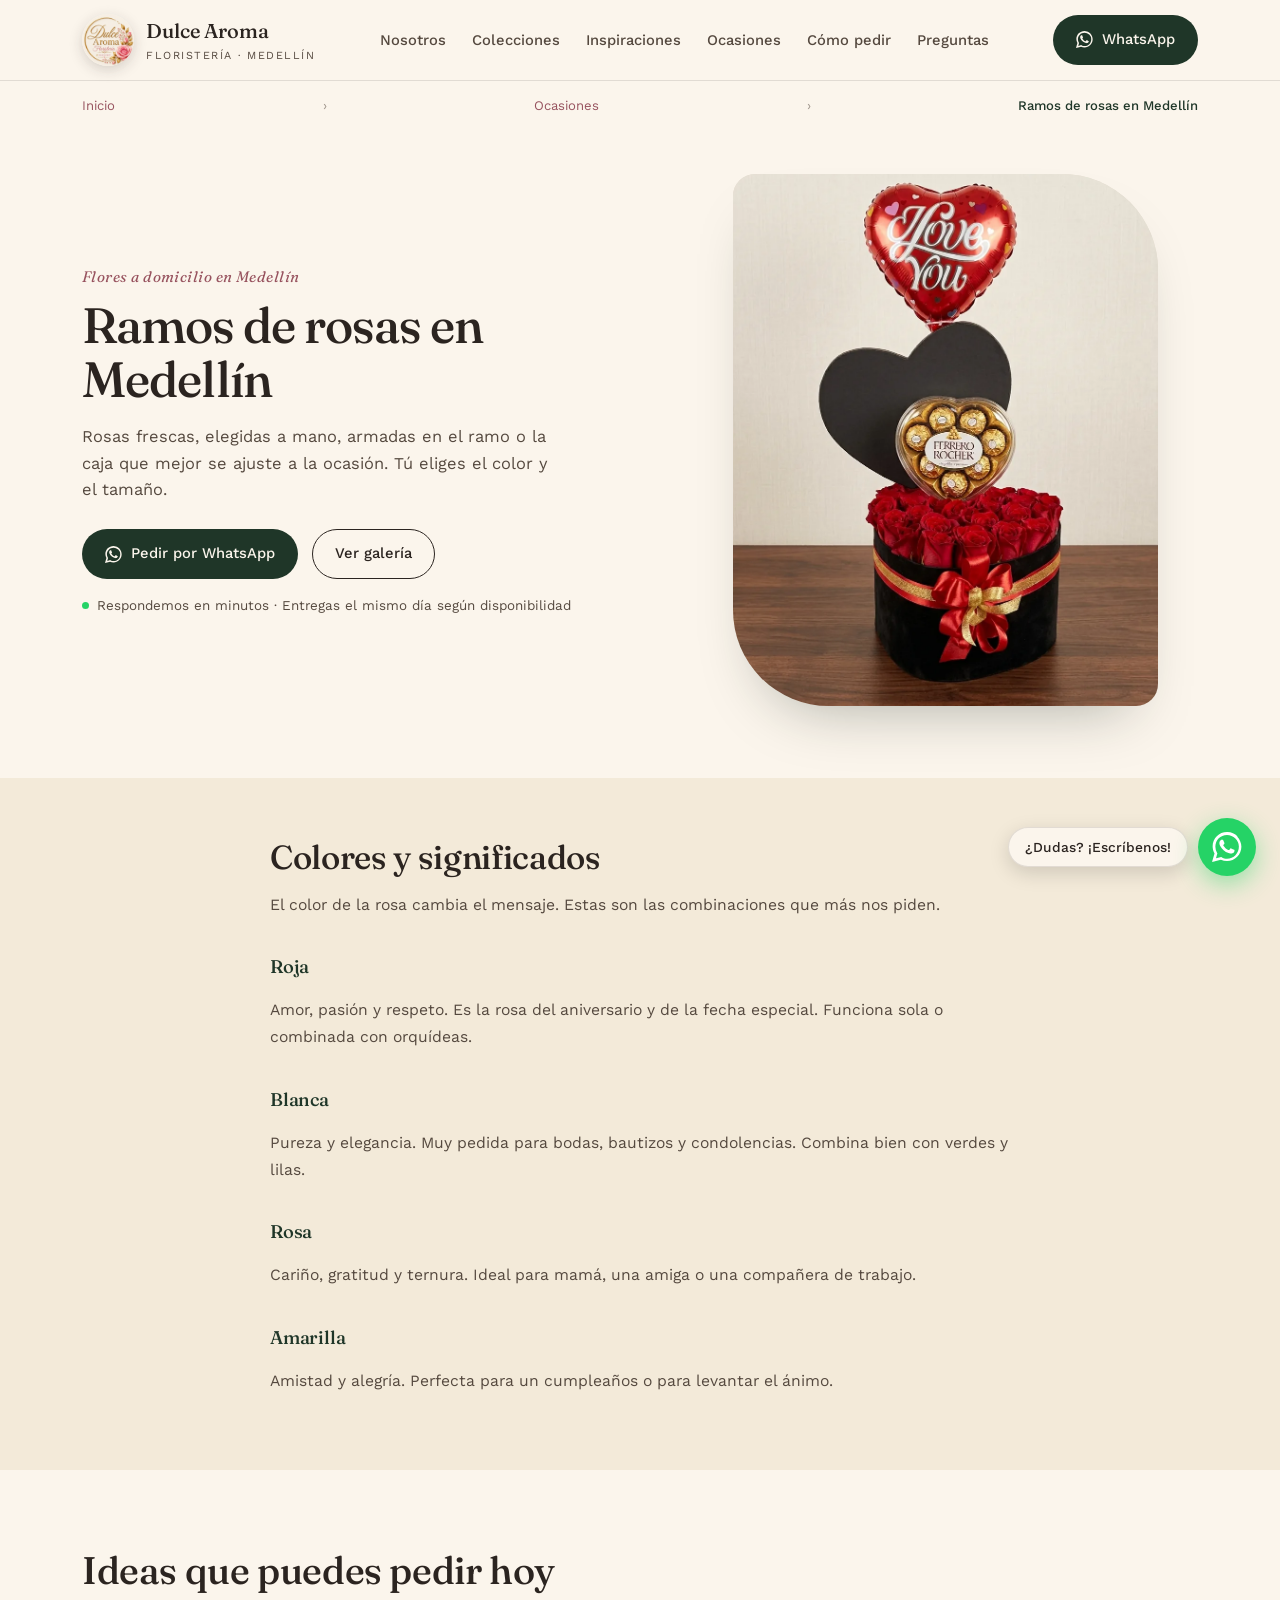
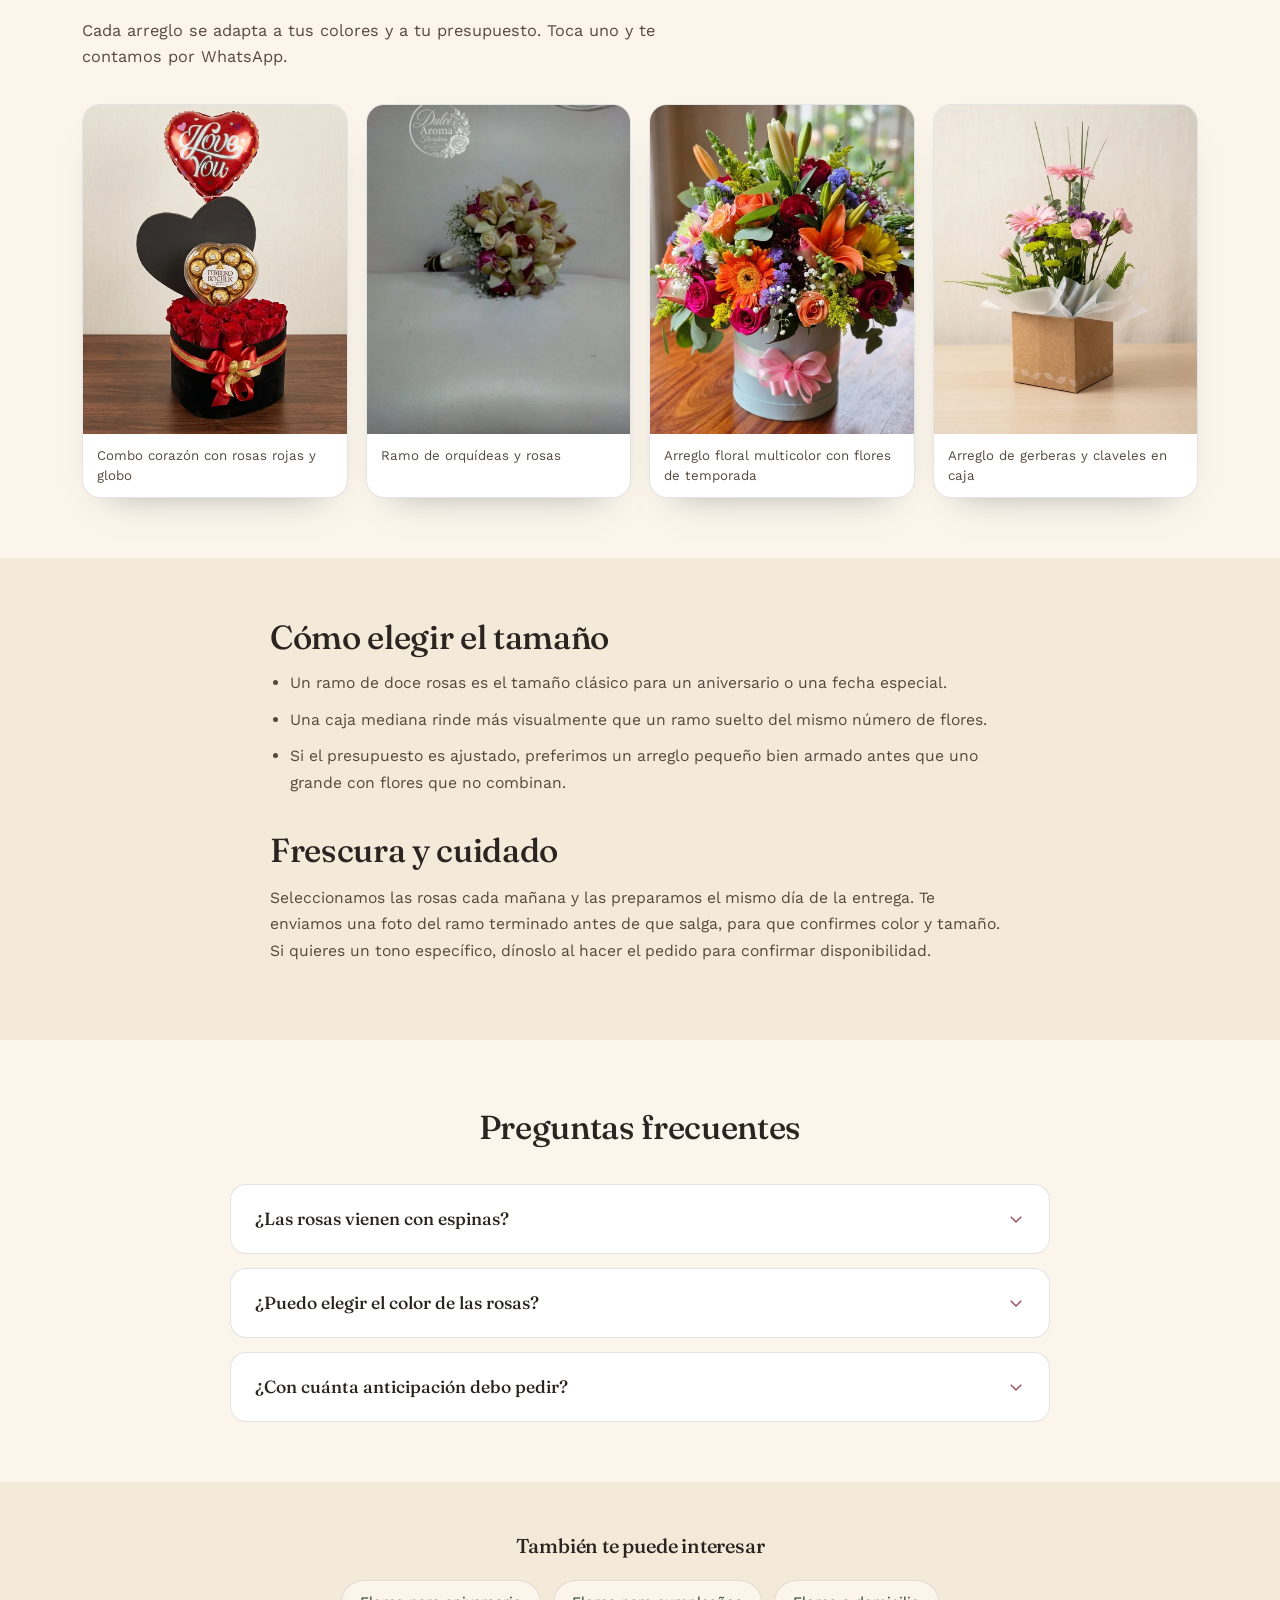
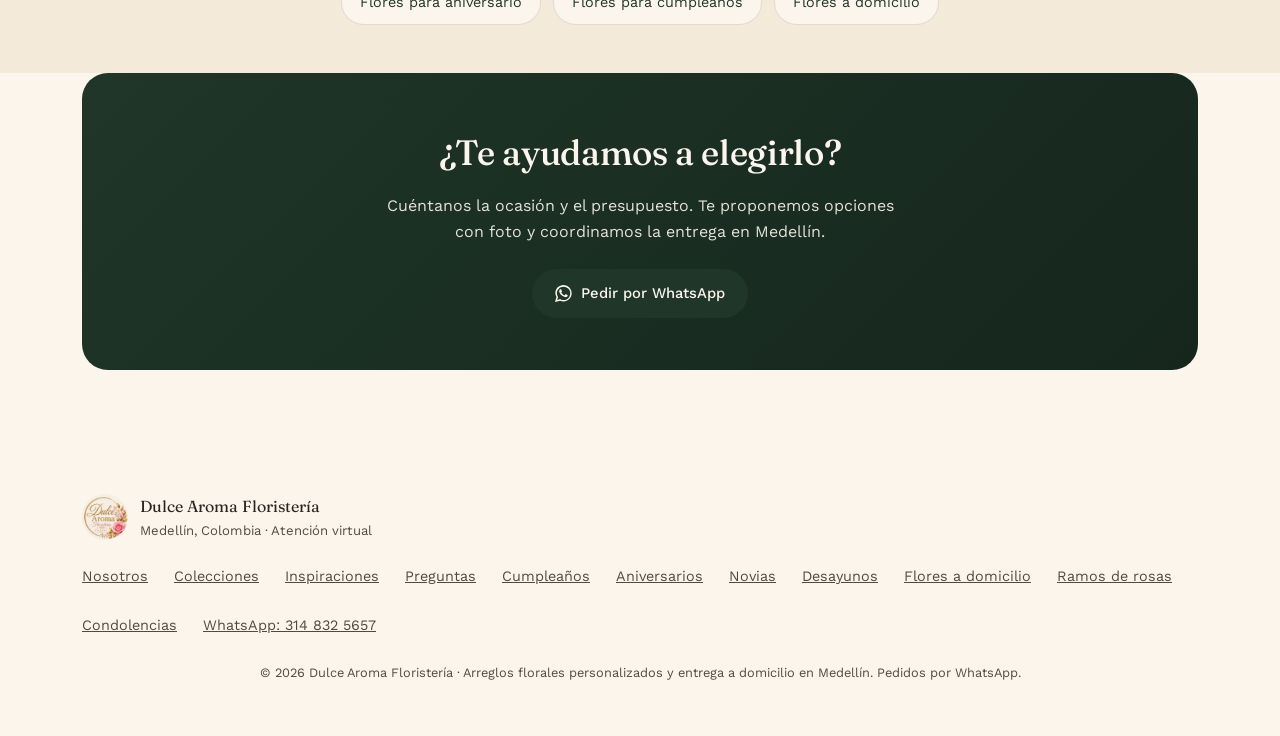
<file: ramos-de-rosas-medellin.html>
<!DOCTYPE html>
<html lang="es-CO">
<head>
<meta charset="utf-8"/>
<meta content="width=device-width, initial-scale=1.0" name="viewport"/>
<script>document.documentElement.classList.add('js');</script>
<title>Ramos de rosas en Medellín | Dulce Aroma</title>
<meta content="Ramos de rosas rojas, blancas, rosadas y amarillas en Medellín. Frescas, armadas a mano, con entrega a domicilio. Pide por WhatsApp." name="description"/>
<meta content="index, follow, max-image-preview:large, max-snippet:-1" name="robots"/>
<link href="https://dulcearomamedellin.vercel.app/ramos-de-rosas-medellin.html" rel="canonical"/>
<link href="https://dulcearomamedellin.vercel.app/ramos-de-rosas-medellin.html" hreflang="es-CO" rel="alternate"/>
<meta content="Ramos de rosas en Medellín | Dulce Aroma" property="og:title"/>
<meta content="Ramos de rosas rojas, blancas, rosadas y amarillas en Medellín. Frescas, armadas a mano, con entrega a domicilio. Pide por WhatsApp." property="og:description"/>
<meta content="https://dulcearomamedellin.vercel.app/img/aniversario/combo-corazon-01.webp" property="og:image"/>
<meta content="image/webp" property="og:image:type"/>
<meta content="Combo corazón con rosas rojas y globo" property="og:image:alt"/>
<meta content="https://dulcearomamedellin.vercel.app/ramos-de-rosas-medellin.html" property="og:url"/>
<meta content="article" property="og:type"/>
<meta content="es_CO" property="og:locale"/>
<meta content="Dulce Aroma Floristería" property="og:site_name"/>
<meta content="summary_large_image" name="twitter:card"/>
<meta content="Ramos de rosas en Medellín | Dulce Aroma" name="twitter:title"/>
<meta content="Ramos de rosas rojas, blancas, rosadas y amarillas en Medellín. Frescas, armadas a mano, con entrega a domicilio. Pide por WhatsApp." name="twitter:description"/>
<meta content="https://dulcearomamedellin.vercel.app/img/aniversario/combo-corazon-01.webp" name="twitter:image"/>
<meta content="#1f3628" name="theme-color"/>
<link rel="icon" type="image/webp" href="img/logo.webp"/>
<link rel="apple-touch-icon" href="img/logo.webp"/>
<link href="https://fonts.googleapis.com" rel="preconnect"/>
<link crossorigin href="https://fonts.gstatic.com" rel="preconnect"/>
<link href="https://fonts.googleapis.com/css2?family=Fraunces:ital,opsz,wght@0,9..144,400..600;1,9..144,400..600&family=Work+Sans:wght@300;400;500;600&display=swap" rel="stylesheet"/>
<link href="styles.css" rel="stylesheet"/>
<link href="landing.css" rel="stylesheet"/>
<script type="application/ld+json">
{
  "@context": "https://schema.org",
  "@type": "FAQPage",
  "mainEntity": [
    {
      "@type": "Question",
      "name": "¿Las rosas vienen con espinas?",
      "acceptedAnswer": {
        "@type": "Answer",
        "text": "Las limpiamos y las preparamos para que se puedan manipular sin problema. Si el arreglo va en caja o florero, llega listo para poner sobre la mesa."
      }
    },
    {
      "@type": "Question",
      "name": "¿Puedo elegir el color de las rosas?",
      "acceptedAnswer": {
        "@type": "Answer",
        "text": "Claro. Trabajamos rosas rojas, blancas, rosadas y amarillas. Si buscas un tono específico, dínoslo al hacer el pedido para confirmar disponibilidad."
      }
    },
    {
      "@type": "Question",
      "name": "¿Con cuánta anticipación debo pedir?",
      "acceptedAnswer": {
        "@type": "Answer",
        "text": "Con uno o dos días es lo ideal. Para el mismo día, escríbenos temprano y te confirmamos qué colores hay disponibles."
      }
    }
  ]
}
</script>
<script type="application/ld+json">
{
  "@context": "https://schema.org",
  "@type": "Service",
  "serviceType": "Ramos de rosas a domicilio",
  "url": "https://dulcearomamedellin.vercel.app/ramos-de-rosas-medellin.html",
  "areaServed": [
    {
      "@type": "City",
      "name": "Medellín"
    },
    {
      "@type": "City",
      "name": "Envigado"
    },
    {
      "@type": "City",
      "name": "Sabaneta"
    },
    {
      "@type": "City",
      "name": "Itagüí"
    },
    {
      "@type": "City",
      "name": "Bello"
    }
  ],
  "provider": {
    "@type": "Florist",
    "@id": "https://dulcearomamedellin.vercel.app/#floristeria",
    "name": "Dulce Aroma Floristería",
    "telephone": "+573148325657",
    "url": "https://dulcearomamedellin.vercel.app/"
  }
}
</script>
<script type="application/ld+json">
{
  "@context": "https://schema.org",
  "@type": "BreadcrumbList",
  "itemListElement": [
    {
      "@type": "ListItem",
      "position": 1,
      "name": "Inicio",
      "item": "https://dulcearomamedellin.vercel.app/"
    },
    {
      "@type": "ListItem",
      "position": 2,
      "name": "Ramos de rosas en Medellín",
      "item": "https://dulcearomamedellin.vercel.app/ramos-de-rosas-medellin.html"
    }
  ]
}
</script>
</head>
<body>
<div id="vine-page">
<header>
<nav class="wrap">
  <a class="brand" href="index.html">
    <img alt="Logo Dulce Aroma Floristería" height="52" src="img/logo.webp" width="52"/>
    <div class="brand-name">Dulce Aroma<span>Floristería · Medellín</span></div>
  </a>
  <ul class="nav-menu" id="nav-menu">
    <li><a class="nav-link" href="index.html#nosotros">Nosotros</a></li>
    <li><a class="nav-link" href="index.html#catalogo">Colecciones</a></li>
    <li><a class="nav-link" href="index.html#inspiraciones">Inspiraciones</a></li>
    <li><a class="nav-link" href="index.html#ocasiones">Ocasiones</a></li>
    <li><a class="nav-link" href="index.html#pasos">Cómo pedir</a></li>
    <li><a class="nav-link" href="index.html#faq">Preguntas</a></li>
  </ul>
  <div class="nav-actions">
  <button class="nav-toggle" id="nav-toggle" type="button" aria-expanded="false" aria-controls="nav-menu" aria-label="Abrir menú de navegación">
    <svg aria-hidden="true" class="icon-open" fill="none" stroke="currentColor" stroke-width="2" viewbox="0 0 24 24"><line x1="3" x2="21" y1="6" y2="6"></line><line x1="3" x2="21" y1="12" y2="12"></line><line x1="3" x2="21" y1="18" y2="18"></line></svg>
    <svg aria-hidden="true" class="icon-close" fill="none" stroke="currentColor" stroke-width="2" viewbox="0 0 24 24"><line x1="18" x2="6" y1="6" y2="18"></line><line x1="6" x2="18" y1="6" y2="18"></line></svg>
  </button>
  <a class="btn btn-primary btn-header" href="https://wa.me/573148325657?text=Hola%2C%20vi%20su%20p%C3%A1gina%20web%20de%20Dulce%20Aroma%20y%20quisiera%20informaci%C3%B3n%20sobre%20sus%20arreglos%20florales." rel="noopener" target="_blank"><svg aria-hidden="true" fill="currentColor" viewbox="0 0 24 24"><path d="M20.5 3.5A11.7 11.7 0 0 0 12 0C5.6 0 .5 5.1.5 11.4c0 2 .5 4 1.5 5.7L0 24l7.1-1.9a11.9 11.9 0 0 0 4.9 1.1h0c6.4 0 11.5-5.1 11.5-11.4 0-3-1.2-5.9-3.4-8.3zM12 21.3c-1.5 0-3-.4-4.3-1.2l-.3-.2-4.2 1.1 1.1-4-.2-.3a9.3 9.3 0 0 1-1.4-4.9C2.7 6.3 6.8 2.3 12 2.3c2.5 0 4.9 1 6.7 2.8a9.2 9.2 0 0 1 2.8 6.4c0 5.4-4.1 9.8-9.5 9.8zm5.3-7.3c-.3-.1-1.7-.8-1.9-.9-.3-.1-.5-.1-.7.1-.2.3-.7.9-.9 1.1-.2.2-.3.2-.6.1-.3-.1-1.3-.5-2.4-1.5-.9-.8-1.5-1.8-1.7-2.1-.2-.3 0-.5.1-.6.1-.1.3-.3.4-.5.1-.1.2-.3.3-.4.1-.2 0-.4 0-.5 0-.1-.7-1.6-.9-2.2-.2-.5-.5-.5-.7-.5h-.6c-.2 0-.5.1-.8.4-.3.3-1 1-1 2.4s1.1 2.8 1.2 3c.1.2 2.1 3.2 5.1 4.5.7.3 1.3.5 1.7.6.7.2 1.4.2 1.9.1.6-.1 1.7-.7 2-1.4.2-.7.2-1.2.2-1.4-.1-.1-.3-.2-.6-.3z"></path></svg> WhatsApp</a>
  </div>
</nav>
</header>

<main id="contenido">

<nav aria-label="Ruta de navegación" class="wrap lp-breadcrumb">
<a href="index.html">Inicio</a><span aria-hidden="true">›</span><a href="index.html#ocasiones">Ocasiones</a><span aria-hidden="true">›</span><span aria-current="page">Ramos de rosas en Medellín</span>
</nav>

<section class="lp-hero">
<div class="wrap">
<div>
<p class="eyebrow">Flores a domicilio en Medellín</p>
<h1>Ramos de rosas en Medellín</h1>
<p class="lead">Rosas frescas, elegidas a mano, armadas en el ramo o la caja que mejor se ajuste a la ocasión. Tú eliges el color y el tamaño.</p>
<div class="hero-ctas">
<a class="btn btn-primary" href="https://wa.me/573148325657?text=Hola%2C%20quiero%20pedir%20un%20ramo%20de%20rosas%20en%20Medell%C3%ADn.%20%C2%BFMe%20ayudan%3F" rel="noopener" target="_blank"><svg aria-hidden="true" fill="currentColor" viewbox="0 0 24 24"><path d="M20.5 3.5A11.7 11.7 0 0 0 12 0C5.6 0 .5 5.1.5 11.4c0 2 .5 4 1.5 5.7L0 24l7.1-1.9a11.9 11.9 0 0 0 4.9 1.1h0c6.4 0 11.5-5.1 11.5-11.4 0-3-1.2-5.9-3.4-8.3zM12 21.3c-1.5 0-3-.4-4.3-1.2l-.3-.2-4.2 1.1 1.1-4-.2-.3a9.3 9.3 0 0 1-1.4-4.9C2.7 6.3 6.8 2.3 12 2.3c2.5 0 4.9 1 6.7 2.8a9.2 9.2 0 0 1 2.8 6.4c0 5.4-4.1 9.8-9.5 9.8zm5.3-7.3c-.3-.1-1.7-.8-1.9-.9-.3-.1-.5-.1-.7.1-.2.3-.7.9-.9 1.1-.2.2-.3.2-.6.1-.3-.1-1.3-.5-2.4-1.5-.9-.8-1.5-1.8-1.7-2.1-.2-.3 0-.5.1-.6.1-.1.3-.3.4-.5.1-.1.2-.3.3-.4.1-.2 0-.4 0-.5 0-.1-.7-1.6-.9-2.2-.2-.5-.5-.5-.7-.5h-.6c-.2 0-.5.1-.8.4-.3.3-1 1-1 2.4s1.1 2.8 1.2 3c.1.2 2.1 3.2 5.1 4.5.7.3 1.3.5 1.7.6.7.2 1.4.2 1.9.1.6-.1 1.7-.7 2-1.4.2-.7.2-1.2.2-1.4-.1-.1-.3-.2-.6-.3z"></path></svg> Pedir por WhatsApp</a>
<a class="btn btn-ghost" href="index.html#inspiraciones">Ver galería</a>
</div>
<p class="hero-note">Respondemos en minutos · Entregas el mismo día según disponibilidad</p>
</div>
<figure>
<img alt="Combo corazón con rosas rojas y globo" decoding="async" fetchpriority="high" height="1195" src="img/aniversario/combo-corazon-01.webp" width="896"/>
</figure>
</div>
</section>

<section class="lp-content">
<div class="wrap">
<div class="lp-block">
<h2>Colores y significados</h2>
<p>El color de la rosa cambia el mensaje. Estas son las combinaciones que más nos piden.</p>
</div>
<div class="lp-block"><h3>Roja</h3><p>Amor, pasión y respeto. Es la rosa del aniversario y de la fecha especial. Funciona sola o combinada con orquídeas.</p></div>
<div class="lp-block"><h3>Blanca</h3><p>Pureza y elegancia. Muy pedida para bodas, bautizos y condolencias. Combina bien con verdes y lilas.</p></div>
<div class="lp-block"><h3>Rosa</h3><p>Cariño, gratitud y ternura. Ideal para mamá, una amiga o una compañera de trabajo.</p></div>
<div class="lp-block"><h3>Amarilla</h3><p>Amistad y alegría. Perfecta para un cumpleaños o para levantar el ánimo.</p></div>
</div>
</section>

<section class="lp-galeria">
<div class="wrap">
<div class="section-head">
<h2>Ideas que puedes pedir hoy</h2>
<p>Cada arreglo se adapta a tus colores y a tu presupuesto. Toca uno y te contamos por WhatsApp.</p>
</div>
<div class="grid">
<figure class="lp-card">
<img alt="Combo corazón con rosas rojas y globo" decoding="async" height="1195" loading="lazy" src="img/aniversario/combo-corazon-01.webp" width="896"/>
<figcaption>Combo corazón con rosas rojas y globo</figcaption>
</figure>
<figure class="lp-card">
<img alt="Ramo de orquídeas y rosas" decoding="async" height="1600" loading="lazy" src="img/ramos/ramo-orquideas-rosas-01.webp" width="1200"/>
<figcaption>Ramo de orquídeas y rosas</figcaption>
</figure>
<figure class="lp-card">
<img alt="Arreglo floral multicolor con flores de temporada" decoding="async" height="1195" loading="lazy" src="img/ramos/arreglo-colorido-01.webp" width="896"/>
<figcaption>Arreglo floral multicolor con flores de temporada</figcaption>
</figure>
<figure class="lp-card">
<img alt="Arreglo de gerberas y claveles en caja" decoding="async" height="1195" loading="lazy" src="img/ramos/arreglo-gerberas-01.webp" width="896"/>
<figcaption>Arreglo de gerberas y claveles en caja</figcaption>
</figure>
</div>
</div>
</section>

<section class="lp-content">
<div class="wrap">
<div class="lp-block">
<h2>Cómo elegir el tamaño</h2>
<ul><li>Un ramo de doce rosas es el tamaño clásico para un aniversario o una fecha especial.</li>
<li>Una caja mediana rinde más visualmente que un ramo suelto del mismo número de flores.</li>
<li>Si el presupuesto es ajustado, preferimos un arreglo pequeño bien armado antes que uno grande con flores que no combinan.</li></ul>
</div>
<div class="lp-block">
<h2>Frescura y cuidado</h2>
<p>Seleccionamos las rosas cada mañana y las preparamos el mismo día de la entrega. Te enviamos una foto del ramo terminado antes de que salga, para que confirmes color y tamaño. Si quieres un tono específico, dínoslo al hacer el pedido para confirmar disponibilidad.</p>
</div>
</div>
</section>

<section class="lp-faq">
<div class="wrap">
<h2>Preguntas frecuentes</h2>
<div class="faq-list">
<details class="faq-item"><summary class="faq-summary">¿Las rosas vienen con espinas? <svg fill="none" stroke="currentColor" stroke-width="2" viewbox="0 0 24 24"><path d="M19 9l-7 7-7-7"></path></svg></summary><div class="faq-content">Las limpiamos y las preparamos para que se puedan manipular sin problema. Si el arreglo va en caja o florero, llega listo para poner sobre la mesa.</div></details>
<details class="faq-item"><summary class="faq-summary">¿Puedo elegir el color de las rosas? <svg fill="none" stroke="currentColor" stroke-width="2" viewbox="0 0 24 24"><path d="M19 9l-7 7-7-7"></path></svg></summary><div class="faq-content">Claro. Trabajamos rosas rojas, blancas, rosadas y amarillas. Si buscas un tono específico, dínoslo al hacer el pedido para confirmar disponibilidad.</div></details>
<details class="faq-item"><summary class="faq-summary">¿Con cuánta anticipación debo pedir? <svg fill="none" stroke="currentColor" stroke-width="2" viewbox="0 0 24 24"><path d="M19 9l-7 7-7-7"></path></svg></summary><div class="faq-content">Con uno o dos días es lo ideal. Para el mismo día, escríbenos temprano y te confirmamos qué colores hay disponibles.</div></details>
</div>
</div>
</section>

<section class="lp-relacionadas">
<div class="wrap">
<h2>También te puede interesar</h2>
<ul><li><a href="flores-para-aniversario-medellin.html">Flores para aniversario</a></li>
<li><a href="flores-para-cumpleanos-medellin.html">Flores para cumpleaños</a></li>
<li><a href="flores-a-domicilio-medellin.html">Flores a domicilio</a></li></ul>
</div>
</section>

<section class="lp-cta-sec">
<div class="wrap">
<div class="lp-cta">
<h2>¿Te ayudamos a elegirlo?</h2>
<p>Cuéntanos la ocasión y el presupuesto. Te proponemos opciones con foto y coordinamos la entrega en Medellín.</p>
<a class="btn btn-primary" href="https://wa.me/573148325657?text=Hola%2C%20quiero%20pedir%20un%20ramo%20de%20rosas%20en%20Medell%C3%ADn.%20%C2%BFMe%20ayudan%3F" rel="noopener" target="_blank"><svg aria-hidden="true" fill="currentColor" viewbox="0 0 24 24"><path d="M20.5 3.5A11.7 11.7 0 0 0 12 0C5.6 0 .5 5.1.5 11.4c0 2 .5 4 1.5 5.7L0 24l7.1-1.9a11.9 11.9 0 0 0 4.9 1.1h0c6.4 0 11.5-5.1 11.5-11.4 0-3-1.2-5.9-3.4-8.3zM12 21.3c-1.5 0-3-.4-4.3-1.2l-.3-.2-4.2 1.1 1.1-4-.2-.3a9.3 9.3 0 0 1-1.4-4.9C2.7 6.3 6.8 2.3 12 2.3c2.5 0 4.9 1 6.7 2.8a9.2 9.2 0 0 1 2.8 6.4c0 5.4-4.1 9.8-9.5 9.8zm5.3-7.3c-.3-.1-1.7-.8-1.9-.9-.3-.1-.5-.1-.7.1-.2.3-.7.9-.9 1.1-.2.2-.3.2-.6.1-.3-.1-1.3-.5-2.4-1.5-.9-.8-1.5-1.8-1.7-2.1-.2-.3 0-.5.1-.6.1-.1.3-.3.4-.5.1-.1.2-.3.3-.4.1-.2 0-.4 0-.5 0-.1-.7-1.6-.9-2.2-.2-.5-.5-.5-.7-.5h-.6c-.2 0-.5.1-.8.4-.3.3-1 1-1 2.4s1.1 2.8 1.2 3c.1.2 2.1 3.2 5.1 4.5.7.3 1.3.5 1.7.6.7.2 1.4.2 1.9.1.6-.1 1.7-.7 2-1.4.2-.7.2-1.2.2-1.4-.1-.1-.3-.2-.6-.3z"></path></svg> Pedir por WhatsApp</a>
</div>
</div>
</section>

</main>
<footer>
<div class="wrap">
<div class="foot-brand">
<img alt="Logo Dulce Aroma" height="46" loading="lazy" src="img/logo.webp" width="46"/>
<div>
<div style="font-family:'Fraunces',serif;">Dulce Aroma Floristería</div>
<div style="font-size:0.82rem;color:var(--ink-suave);">Medellín, Colombia · Atención virtual</div>
</div>
</div>
<nav>
<a href="index.html#nosotros">Nosotros</a>
<a href="index.html#catalogo">Colecciones</a>
<a href="index.html#inspiraciones">Inspiraciones</a>
<a href="index.html#faq">Preguntas</a>
<a href="flores-para-cumpleanos-medellin.html">Cumpleaños</a>
<a href="flores-para-aniversario-medellin.html">Aniversarios</a>
<a href="ramos-de-novia-medellin.html">Novias</a>
<a href="desayunos-sorpresa-medellin.html">Desayunos</a>
<a href="flores-a-domicilio-medellin.html">Flores a domicilio</a>
<a href="ramos-de-rosas-medellin.html">Ramos de rosas</a>
<a href="flores-para-condolencias-medellin.html">Condolencias</a>
<a href="https://wa.me/573148325657" rel="noopener" target="_blank">WhatsApp: 314 832 5657</a>
</nav>
</div>
<p class="copy">© 2026 Dulce Aroma Floristería · Arreglos florales personalizados y entrega a domicilio en Medellín. Pedidos por WhatsApp.</p>
</footer>
</div>
<a aria-label="¿Dudas? ¡Escríbenos! por WhatsApp" class="whatsapp-float" href="https://wa.me/573148325657?text=Hola%2C%20vi%20su%20p%C3%A1gina%20web%20de%20Dulce%20Aroma%20y%20quisiera%20informaci%C3%B3n%20sobre%20sus%20arreglos%20florales." rel="noopener" target="_blank">
  <span class="whatsapp-tooltip">¿Dudas? ¡Escríbenos!</span>
  <div class="whatsapp-float-btn"><svg aria-hidden="true" fill="currentColor" viewbox="0 0 24 24"><path d="M20.5 3.5A11.7 11.7 0 0 0 12 0C5.6 0 .5 5.1.5 11.4c0 2 .5 4 1.5 5.7L0 24l7.1-1.9a11.9 11.9 0 0 0 4.9 1.1h0c6.4 0 11.5-5.1 11.5-11.4 0-3-1.2-5.9-3.4-8.3zM12 21.3c-1.5 0-3-.4-4.3-1.2l-.3-.2-4.2 1.1 1.1-4-.2-.3a9.3 9.3 0 0 1-1.4-4.9C2.7 6.3 6.8 2.3 12 2.3c2.5 0 4.9 1 6.7 2.8a9.2 9.2 0 0 1 2.8 6.4c0 5.4-4.1 9.8-9.5 9.8zm5.3-7.3c-.3-.1-1.7-.8-1.9-.9-.3-.1-.5-.1-.7.1-.2.3-.7.9-.9 1.1-.2.2-.3.2-.6.1-.3-.1-1.3-.5-2.4-1.5-.9-.8-1.5-1.8-1.7-2.1-.2-.3 0-.5.1-.6.1-.1.3-.3.4-.5.1-.1.2-.3.3-.4.1-.2 0-.4 0-.5 0-.1-.7-1.6-.9-2.2-.2-.5-.5-.5-.7-.5h-.6c-.2 0-.5.1-.8.4-.3.3-1 1-1 2.4s1.1 2.8 1.2 3c.1.2 2.1 3.2 5.1 4.5.7.3 1.3.5 1.7.6.7.2 1.4.2 1.9.1.6-.1 1.7-.7 2-1.4.2-.7.2-1.2.2-1.4-.1-.1-.3-.2-.6-.3z"></path></svg></div>
</a>
<script>
(function(){
  const toggle = document.getElementById('nav-toggle');
  const menu = document.getElementById('nav-menu');
  if(!toggle || !menu) return;
  function setOpen(open){
    toggle.setAttribute('aria-expanded', open ? 'true' : 'false');
    toggle.setAttribute('aria-label', open ? 'Cerrar menú de navegación' : 'Abrir menú de navegación');
    menu.classList.toggle('open', open);
  }
  toggle.addEventListener('click', () => setOpen(toggle.getAttribute('aria-expanded') !== 'true'));
  menu.addEventListener('click', (e) => { if(e.target.closest('a')) setOpen(false); });
  document.addEventListener('keydown', (e) => {
    if(e.key === 'Escape' && toggle.getAttribute('aria-expanded') === 'true'){ setOpen(false); toggle.focus(); }
  });
  window.addEventListener('resize', () => { if(window.innerWidth > 900) setOpen(false); });
})();

(function(){
  const items = document.querySelectorAll('.reveal');
  if(!items.length) return;
  const show = el => el.classList.add('is-visible');
  const showAll = () => items.forEach(show);
  if(!('IntersectionObserver' in window)){ showAll(); return; }
  let fired = false;
  const io = new IntersectionObserver((entries) => {
    fired = true;
    entries.forEach(entry => {
      if(entry.isIntersecting){ show(entry.target); io.unobserve(entry.target); }
    });
  }, { threshold: 0.01, rootMargin: '0px 0px -20px 0px' });
  items.forEach(el => io.observe(el));
  setTimeout(() => { if(!fired) showAll(); }, 3000);
  window.addEventListener('pagehide', showAll);
})();
</script>
</body>
</html>
</file>
<file: styles.css>
:root{
    --verde-hoja: #1f3628;
    --verde-profundo: #16261d;
    --crema: #fbf5ec;
    --crema-suave: #f3ead9;
    --rosa-polvo: #97525e;
    --rosa-suave: #e7c6c9;
    --dorado: #a6793d;
    --tinta: #2b2420;
    --ink-suave: #55493f;
    --borde: rgba(43,36,32,0.12);
    --sombra: 0 30px 60px -30px rgba(22,38,29,0.35);
  }
  *{box-sizing:border-box;}
  html{scroll-behavior:smooth;scroll-padding-top:96px;}
  body{
    margin:0;
    background:var(--crema);
    color:var(--tinta);
    font-family:'Work Sans', sans-serif;
    font-weight:400;
    line-height:1.6;
  }
  body.modal-open{overflow:hidden;}

  /* --- foco visible y acceso rápido --- */
  :focus-visible{
    outline:2px solid var(--verde-hoja);
    outline-offset:3px;
    border-radius:4px;
  }
  .skip-link{
    position:absolute;
    left:16px;
    top:-100px;
    z-index:200;
    background:var(--verde-hoja);
    color:var(--crema);
    padding:12px 20px;
    border-radius:0 0 12px 12px;
    text-decoration:none;
    font-weight:500;
    transition:top .2s ease;
  }
  .skip-link:focus{top:0;}
  h1,h2,h3,.display{
    font-family:'Fraunces', serif;
    font-weight:500;
    letter-spacing:-0.01em;
    margin:0;
  }
  .eyebrow{
    font-family:'Fraunces', serif;
    font-style:italic;
    font-weight:400;
    font-size:0.95rem;
    letter-spacing:0.03em;
    color:var(--rosa-polvo);
  }
  a{color:inherit;}
  img{max-width:100%;display:block;}
  .wrap{max-width:1180px;margin:0 auto;padding:0 32px;}

  /* --- vine signature element --- */
  #vine-svg{
    position:absolute;
    top:0; left:0;
    width:100%;
    height:100%;
    pointer-events:none;
    z-index:0;
  }
  #vine-page{position:relative;overflow-x:clip;}
  #vine-page > *:not(#vine-svg):not(header){position:relative;z-index:1;}
  .vine-path{
    fill:none;
    stroke:var(--rosa-polvo);
    stroke-width:1.4;
    stroke-linecap:round;
    opacity:0.45;
  }
  .vine-mark{
    opacity:0;
    transform:scale(0.4);
    transform-box:fill-box;
    transform-origin:center;
    transition:opacity 0.8s ease, transform 0.8s cubic-bezier(.2,.9,.3,1.3);
  }
  .vine-mark.show{opacity:1;transform:scale(1);}

  /* --- nav --- */
  header{
    position:sticky; top:0; z-index:50;
    background:rgba(251,245,236,0.92);
    backdrop-filter: blur(12px);
    border-bottom:1px solid var(--borde);
  }
  nav.wrap{
    display:flex; align-items:center; justify-content:space-between;
    padding-top:14px; padding-bottom:14px;
    gap:20px;
  }
  .brand{display:flex;align-items:center;gap:12px;text-decoration:none;}
  .brand img{width:52px;height:52px;border-radius:50%;object-fit:cover;box-shadow:0 4px 14px rgba(43,36,32,0.18);}
  .brand-name{font-family:'Fraunces',serif;font-size:1.25rem;font-weight:500;}
  .brand-name span{display:block;font-family:'Work Sans',sans-serif;font-weight:400;font-size:0.68rem;letter-spacing:0.14em;text-transform:uppercase;color:var(--ink-suave);}

  .nav-menu{
    display:flex;
    align-items:center;
    gap:26px;
    list-style:none;
    margin:0;
    padding:0;
  }
  .nav-link{
    text-decoration:none;
    font-size:0.92rem;
    font-weight:500;
    color:var(--ink-suave);
    transition:color 0.2s ease;
  }
  .nav-link:hover{
    color:var(--verde-hoja);
  }
  .nav-toggle{
    display:none;
    align-items:center;
    justify-content:center;
    width:44px;
    height:44px;
    padding:0;
    border:1px solid var(--borde);
    border-radius:12px;
    background:transparent;
    color:var(--tinta);
    cursor:pointer;
  }
  .nav-toggle svg{width:22px;height:22px;}
  .nav-toggle .icon-close{display:none;}
  .nav-toggle[aria-expanded="true"] .icon-open{display:none;}
  .nav-toggle[aria-expanded="true"] .icon-close{display:block;}
  .nav-actions{display:flex;align-items:center;gap:10px;}

  @media (max-width: 900px){
    .nav-toggle{display:inline-flex;}
    .nav-menu{
      display:none;
      position:absolute;
      top:100%;
      left:0;
      right:0;
      flex-direction:column;
      align-items:stretch;
      gap:0;
      background:var(--crema);
      border-bottom:1px solid var(--borde);
      padding:6px 20px 14px;
      box-shadow:0 24px 34px -26px rgba(22,38,29,0.55);
    }
    .nav-menu.open{display:flex;}
    .nav-menu li{border-top:1px solid var(--borde);}
    .nav-menu li:first-child{border-top:none;}
    .nav-link{display:block;padding:14px 2px;font-size:1rem;}
  }
  @media (max-width: 620px){
    .btn.btn-header{display:none;}
  }

  .btn{
    display:inline-flex; align-items:center; gap:9px;
    padding:12px 22px;
    border-radius:999px;
    font-family:'Work Sans',sans-serif;
    font-weight:500;
    font-size:0.92rem;
    text-decoration:none;
    border:1px solid transparent;
    cursor:pointer;
    transition:transform 0.25s ease, box-shadow 0.25s ease, background 0.25s ease;
  }
  .btn-primary{background:var(--verde-hoja);color:var(--crema);}
  .btn-primary:hover{transform:translateY(-2px);box-shadow:0 14px 26px -12px rgba(31,54,40,0.55);}
  .btn-ghost{border-color:var(--tinta); background:transparent;}
  .btn-ghost:hover{background:var(--tinta);color:var(--crema);}
  .btn svg{width:17px;height:17px;flex-shrink:0;}

  /* --- hero --- */
  .hero{
    position:relative;
    padding:96px 0 110px;
    overflow:hidden;
  }
  .hero .wrap{
    display:grid;
    grid-template-columns:1.05fr 0.95fr;
    gap:56px;
    align-items:center;
    position:relative;
    z-index:1;
  }
  .hero h1{
    font-size:clamp(2.5rem, 4.4vw, 3.7rem);
    line-height:1.08;
    margin-top:14px;
  }
  .hero h1 em{
    font-style:italic;
    color:var(--rosa-polvo);
  }
  .hero p.lead{
    margin-top:24px;
    font-size:1.08rem;
    color:var(--ink-suave);
    max-width:46ch;
  }
  .hero-ctas{display:flex;gap:14px;margin-top:34px;flex-wrap:wrap;}
  .hero-note{
    margin-top:16px;
    font-size:0.84rem;
    color:var(--ink-suave);
    display:flex;
    align-items:center;
    gap:8px;
  }
  .hero-note::before{
    content:"";
    width:7px;height:7px;border-radius:50%;
    background:#25d366;
    flex-shrink:0;
  }
  .hero-figure{
    position:relative;
    border-radius:150px 20px 150px 20px;
    overflow:hidden;
    box-shadow:var(--sombra);
    aspect-ratio:4/3.1;
  }
  .hero-figure img{width:100%;height:100%;object-fit:cover;}
  .hero-figure .tag{
    position:absolute; left:20px; bottom:20px;
    max-width:calc(100% - 40px);
    background:rgba(251,245,236,0.94);
    padding:11px 18px;
    border-radius:14px;
    font-family:'Fraunces',serif;
    font-style:italic;
    font-size:0.92rem;
    box-shadow:0 10px 24px rgba(22,38,29,0.2);
  }
  .stat-row{
    display:flex; gap:34px; margin-top:44px; flex-wrap:wrap;
  }
  .stat-row div{border-left:2px solid var(--rosa-suave);padding-left:14px;}
  .stat-row strong{display:block;font-family:'Fraunces',serif;font-size:1.05rem;}
  .stat-row span{font-size:0.85rem;color:var(--ink-suave);}

  /* --- section basics --- */
  section{position:relative;padding:88px 0;}
  .section-head{max-width:640px;margin-bottom:52px;}
  .section-head h2{font-size:clamp(1.9rem,3vw,2.5rem);margin-top:10px;}
  .section-head p{color:var(--ink-suave);margin-top:16px;font-size:1.02rem;}

  /* --- about / historia --- */
  .about{background:var(--crema-suave);}
  .about .wrap{display:grid;grid-template-columns:0.9fr 1.1fr;gap:64px;align-items:center;}
  .about-figure{border-radius:20px 130px 20px 130px;overflow:hidden;box-shadow:var(--sombra);background:#e8dfd2;}
  .about-figure img{width:100%;height:auto;aspect-ratio:4/3;object-fit:cover;object-position:52% center;}
  .about ul{list-style:none;margin:26px 0 0;padding:0;display:grid;gap:16px;}
  .about li{display:flex;gap:12px;align-items:flex-start;font-size:0.98rem;color:var(--ink-suave);}
  .about li svg{flex-shrink:0;margin-top:3px;width:18px;height:18px;color:var(--rosa-polvo);}

  /* --- catálogo (dark) --- */
  .catalogo{background:var(--verde-profundo);color:var(--crema);}
  .catalogo .eyebrow{color:var(--rosa-suave);}
  .catalogo .section-head p{color:rgba(251,245,236,0.72);}
  .catalogo .wrap{display:grid;grid-template-columns:1.05fr 0.85fr;gap:56px;align-items:center;}
  .catalogo-figure{border-radius:24px;overflow:hidden;box-shadow:0 40px 80px -30px rgba(0,0,0,0.55);background:#2a3a30;}
  .catalogo-figure img{width:100%;height:auto;aspect-ratio:1/1;object-fit:cover;object-position:center;}
  .chip-list{display:grid;gap:14px;}
  .chip{
    display:flex;justify-content:space-between;align-items:center;
    gap:16px;
    width:100%;
    padding:16px 20px;
    border:1px solid rgba(251,245,236,0.18);
    border-radius:14px;
    background:transparent;
    color:inherit;
    font:inherit;
    text-align:left;
    cursor:pointer;
    transition:background 0.25s ease, border-color 0.25s ease, transform 0.2s ease;
  }
  .chip:focus-visible{outline-color:var(--crema);outline-offset:2px;}
  .chip:hover{
    background:rgba(251,245,236,0.08);
    border-color:rgba(251,245,236,0.45);
    transform:translateX(5px);
  }
  .chip .n{font-family:'Fraunces',serif;font-style:italic;color:var(--rosa-suave);font-size:0.85rem;flex-shrink:0;}
  .chip .t{display:block;font-weight:500;}
  .chip .d{display:block;font-size:0.85rem;color:rgba(251,245,236,0.62);margin-top:3px;}

  /* --- galeria de trabajos / inspiraciones --- */
  .galeria{background:var(--crema);}
  .galeria-head{
    display:flex;
    justify-content:space-between;
    align-items:flex-end;
    gap:28px;
    margin-bottom:34px;
    flex-wrap:wrap;
  }
  .galeria-head .section-head{margin-bottom:0;}
  .galeria-filtros{
    display:flex;
    gap:10px;
    flex-wrap:wrap;
  }
  .galeria-filtro{
    border:1px solid var(--borde);
    background:transparent;
    color:var(--ink-suave);
    padding:9px 16px;
    border-radius:999px;
    cursor:pointer;
    font:500 0.88rem 'Work Sans',sans-serif;
    transition:all .2s ease;
  }
  .galeria-filtro:hover,
  .galeria-filtro.active{
    background:var(--verde-hoja);
    color:var(--crema);
    border-color:var(--verde-hoja);
  }
  .galeria-grid{
    column-count:4;
    column-gap:20px;
  }
  .galeria-card{
    margin:0 0 20px;
    break-inside:avoid;
    -webkit-column-break-inside:avoid;
    border-radius:20px;
    overflow:hidden;
    background:#fff;
    border:1px solid var(--borde);
    box-shadow:0 14px 32px -22px rgba(22,38,29,.38);
    display:flex;
    flex-direction:column;
    transition:transform .25s ease, box-shadow .25s ease;
  }
  .galeria-card:hover{
    transform:translateY(-4px);
    box-shadow:0 22px 42px -20px rgba(22,38,29,.45);
  }
  .galeria-img-wrap{
    position:relative;
    display:block;
    width:100%;
    padding:0;
    border:0;
    font:inherit;
    color:inherit;
    cursor:pointer;
    overflow:hidden;
    background:#f3ead9;
  }
  .galeria-img-wrap:focus-visible{outline-offset:-4px;}
  .galeria-img-wrap img{
    width:100%;
    height:auto;
    aspect-ratio:4/5;
    object-fit:cover;
    transition:transform .35s ease;
  }
  .galeria-img-wrap:hover img{transform:scale(1.04);}
  .galeria-zoom-badge{
    position:absolute;
    top:12px;
    right:12px;
    background:rgba(251,245,236,0.92);
    border-radius:50%;
    width:34px;
    height:34px;
    display:flex;
    align-items:center;
    justify-content:center;
    color:var(--verde-hoja);
    opacity:0;
    transform:scale(0.8);
    transition:all .2s ease;
    box-shadow:0 4px 10px rgba(0,0,0,0.2);
  }
  .galeria-img-wrap:hover .galeria-zoom-badge{
    opacity:1;
    transform:scale(1);
  }
  .galeria-card figcaption{
    padding:16px 18px 20px;
    display:flex;
    flex-direction:column;
    flex-grow:1;
    justify-content:space-between;
  }
  .galeria-card strong{
    display:block;
    font-family:'Fraunces',serif;
    font-size:1.05rem;
    line-height:1.3;
  }
  .galeria-card .cat-badge{
    display:inline-block;
    margin-top:6px;
    font-size:.78rem;
    color:var(--ink-suave);
    background:var(--crema-suave);
    padding:3px 10px;
    border-radius:999px;
    width:fit-content;
  }
  .galeria-card .card-cta{
    margin-top:16px;
    display:inline-flex;
    align-items:center;
    justify-content:center;
    gap:8px;
    width:100%;
    padding:10px 14px;
    background:rgba(31,54,40,0.06);
    color:var(--verde-hoja);
    border:1px solid rgba(31,54,40,0.18);
    border-radius:12px;
    font-size:0.86rem;
    font-weight:500;
    text-decoration:none;
    transition:all .2s ease;
  }
  .galeria-card .card-cta:hover{
    background:var(--verde-hoja);
    color:var(--crema);
    border-color:var(--verde-hoja);
  }
  .galeria-card .card-cta svg{
    width:15px;
    height:15px;
  }
  .galeria-empty{
    display:none;
    padding:30px 0;
    color:var(--ink-suave);
  }

  /* --- Lightbox Modal --- */
  .lightbox-modal{
    position:fixed;
    top:0; left:0; width:100%; height:100%;
    background:rgba(22,38,29,0.85);
    backdrop-filter:blur(8px);
    z-index:999;
    display:none;
    align-items:center;
    justify-content:center;
    padding:20px;
    opacity:0;
    transition:opacity 0.25s ease;
  }
  .lightbox-modal.active{
    display:flex;
    opacity:1;
  }
  .lightbox-content{
    position:relative;
    max-width:520px;
    width:100%;
    background:var(--crema);
    border-radius:24px;
    overflow:hidden;
    box-shadow:0 30px 60px rgba(0,0,0,0.45);
    animation:lightboxIn .25s ease;
  }
  @keyframes lightboxIn{
    from{transform:scale(0.95);opacity:0;}
    to{transform:scale(1);opacity:1;}
  }
  .lightbox-img-wrap{
    width:100%;
    max-height:60vh;
    overflow:hidden;
    background:#16261d;
  }
  .lightbox-img-wrap img{
    width:100%;
    max-height:60vh;
    object-fit:contain;
    display:block;
    margin:0 auto;
  }
  .lightbox-body{
    padding:20px 24px;
    display:flex;
    align-items:center;
    justify-content:space-between;
    gap:16px;
    flex-wrap:wrap;
  }
  .lightbox-title{
    font-family:'Fraunces',serif;
    font-size:1.15rem;
    font-weight:500;
  }
  .lightbox-close{
    position:absolute;
    top:14px; right:14px;
    width:36px; height:36px;
    border-radius:50%;
    background:rgba(251,245,236,0.92);
    border:none;
    cursor:pointer;
    display:flex;
    align-items:center;
    justify-content:center;
    font-size:1.3rem;
    color:var(--tinta);
    box-shadow:0 4px 12px rgba(0,0,0,0.25);
    z-index:2;
  }

  /* --- ocasiones --- */
  .ocasiones{background:var(--crema-suave);border-top:1px solid var(--borde);}
  .ocasiones-track{
    display:grid;
    grid-template-columns:repeat(3,1fr);
    gap:18px;
  }
  .ocasion{
    flex:0 0 250px;
    scroll-snap-align:start;
    display:flex;
    flex-direction:column;
    gap:10px;
    background:var(--crema);
    border:1px solid var(--borde);
    border-radius:18px;
    padding:22px;
    text-decoration:none;
    color:var(--tinta);
    transition:transform .22s ease, box-shadow .22s ease, border-color .22s ease;
  }
  .ocasion:hover{
    transform:translateY(-4px);
    border-color:rgba(200,138,147,0.55);
    box-shadow:0 18px 34px -22px rgba(22,38,29,.45);
  }
  .ocasion .oc-icon{
    width:40px;height:40px;border-radius:50%;
    display:flex;align-items:center;justify-content:center;
    background:rgba(200,138,147,0.16);
    color:var(--rosa-polvo);
  }
  .ocasion .oc-icon svg{width:20px;height:20px;}
  .ocasion strong{font-family:'Fraunces',serif;font-size:1.12rem;font-weight:500;line-height:1.25;}
  .ocasion span{font-size:0.87rem;color:var(--ink-suave);line-height:1.45;}
  .ocasion .oc-go{
    margin-top:auto;
    font-size:0.82rem;
    font-weight:600;
    color:var(--verde-hoja);
    display:inline-flex;
    align-items:center;
    gap:6px;
  }
  .ocasion .oc-go svg{width:14px;height:14px;}

  /* --- animaciones de aparición --- */
  .js .reveal{
    opacity:0;
    transform:translateY(16px);
    transition:opacity .65s ease, transform .65s cubic-bezier(.2,.7,.3,1);
  }
  .js .reveal.is-visible{opacity:1;transform:none;}

  /* --- pasos --- */
  .pasos .wrap{display:grid;grid-template-columns:repeat(3,1fr);gap:36px;}
  .paso{
    background:var(--crema);
    border:1px solid var(--borde);
    border-radius:20px;
    padding:34px 28px;
    position:relative;
  }
  .paso .num{
    display:block;
    font-family:'Fraunces',serif;
    font-size:2.4rem;
    line-height:1;
    color:rgba(200,138,147,0.45);
    margin-bottom:8px;
  }
  .paso .marca{
    font-family:'Fraunces',serif;font-style:italic;color:var(--rosa-polvo);font-size:0.95rem;
  }
  .paso h3{margin-top:12px;font-size:1.28rem;}
  .paso p{margin-top:12px;color:var(--ink-suave);font-size:0.96rem;}

  /* --- confianza local y medios de pago --- */
  .confianza{
    background:var(--crema-suave);
    border-top:1px solid var(--borde);
    border-bottom:1px solid var(--borde);
    padding:70px 0;
  }
  .confianza-grid{
    display:grid;
    grid-template-columns:repeat(3,1fr);
    gap:28px;
  }
  .confianza-box{
    background:var(--crema);
    border:1px solid var(--borde);
    border-radius:20px;
    padding:30px 26px;
    box-shadow:0 10px 24px -12px rgba(22,38,29,0.12);
  }
  .confianza-box h3{
    font-size:1.2rem;
    display:flex;
    align-items:center;
    gap:10px;
    color:var(--verde-hoja);
  }
  .confianza-box h3 svg{width:22px;height:22px;flex-shrink:0;color:var(--rosa-polvo);}
  .confianza-box p{
    margin-top:12px;
    font-size:0.93rem;
    color:var(--ink-suave);
    line-height:1.55;
  }
  .confianza-tags{
    display:flex;
    flex-wrap:wrap;
    gap:8px;
    margin-top:16px;
  }
  .confianza-tag{
    font-size:0.8rem;
    font-weight:500;
    background:rgba(31,54,40,0.07);
    color:var(--verde-hoja);
    padding:5px 12px;
    border-radius:999px;
  }

  /* --- Preguntas Frecuentes (FAQ Acordeón) --- */
  .faq{background:var(--crema);}
  .faq-list{
    display:grid;
    gap:14px;
    max-width:820px;
    margin:0 auto;
  }
  .faq-item{
    background:#fff;
    border:1px solid var(--borde);
    border-radius:16px;
    overflow:hidden;
    transition:border-color 0.2s ease, box-shadow 0.2s ease;
  }
  .faq-item[open]{
    border-color:rgba(31,54,40,0.3);
    box-shadow:0 8px 24px -12px rgba(22,38,29,0.15);
  }
  .faq-summary{
    padding:20px 24px;
    font-family:'Fraunces',serif;
    font-size:1.1rem;
    font-weight:500;
    cursor:pointer;
    list-style:none;
    display:flex;
    justify-content:space-between;
    align-items:center;
    user-select:none;
  }
  .faq-summary::-webkit-details-marker{display:none;}
  .faq-summary svg{
    width:18px; height:18px;
    transition:transform 0.25s ease;
    color:var(--rosa-polvo);
    flex-shrink:0;
  }
  .faq-item[open] .faq-summary svg{
    transform:rotate(180deg);
  }
  .faq-content{
    padding:0 24px 22px;
    color:var(--ink-suave);
    font-size:0.95rem;
    line-height:1.65;
  }

  /* --- cta final --- */
  .cta-final{
    background:linear-gradient(135deg, var(--verde-hoja), var(--verde-profundo));
    background-color:var(--verde-profundo);
    color:var(--crema);
    border-radius:28px;
    margin:0 32px;
    padding:64px 48px;
    text-align:center;
    box-shadow:var(--sombra);
  }
  .cta-final h2{font-size:clamp(1.8rem,3vw,2.4rem);}
  .cta-final p{margin-top:14px;color:rgba(251,245,236,0.78);max-width:52ch;margin-left:auto;margin-right:auto;}
  .cta-final .hero-ctas{justify-content:center;margin-top:30px;}
  .cta-final .btn-ghost{border-color:rgba(251,245,236,0.6);color:var(--crema);}
  .cta-final .btn-ghost:hover{background:var(--crema);color:var(--verde-profundo);}
  .cta-final .btn-primary{background:var(--crema);color:var(--verde-profundo);}
  .cta-final .btn-primary:hover{box-shadow:0 14px 26px -12px rgba(0,0,0,0.4);}

  /* --- Botón Flotante de WhatsApp --- */
  .whatsapp-float{
    position:fixed;
    bottom:24px;
    right:24px;
    z-index:90;
    display:flex;
    align-items:center;
    gap:10px;
    text-decoration:none;
  }
  .whatsapp-float-btn{
    width:58px;
    height:58px;
    border-radius:50%;
    background:#25d366;
    color:#fff;
    display:flex;
    align-items:center;
    justify-content:center;
    box-shadow:0 8px 24px rgba(37,211,102,0.45);
    transition:transform 0.25s ease, box-shadow 0.25s ease;
  }
  .whatsapp-float:hover .whatsapp-float-btn{
    transform:scale(1.08);
    box-shadow:0 12px 30px rgba(37,211,102,0.6);
  }
  .whatsapp-float-btn svg{
    width:30px;
    height:30px;
    fill:currentColor;
  }
  .whatsapp-tooltip{
    background:var(--crema);
    color:var(--tinta);
    padding:8px 16px;
    border-radius:999px;
    font-size:0.86rem;
    font-weight:500;
    box-shadow:0 6px 20px rgba(0,0,0,0.15);
    border:1px solid var(--borde);
    white-space:nowrap;
    animation:pulseSoft 3s infinite ease-in-out;
  }
  @keyframes pulseSoft{
    0%, 100%{transform:scale(1);}
    50%{transform:scale(1.03);}
  }
  @media (max-width: 600px){
    .whatsapp-tooltip{display:none;}
    .whatsapp-float{bottom:18px;right:18px;}
  }

  /* --- bloque de contenido (SEO local) --- */
  .seo-texto{background:var(--crema-suave);border-top:1px solid var(--borde);padding:56px 0;}
  .seo-texto h2{font-size:clamp(1.5rem,2.4vw,2rem);margin-bottom:26px;}
  .seo-cols{display:grid;grid-template-columns:repeat(3,1fr);gap:32px;}
  .seo-cols h3{font-family:'Fraunces',serif;font-size:1.08rem;font-weight:500;margin-bottom:10px;color:var(--verde-hoja);}
  .seo-cols p{font-size:0.92rem;line-height:1.65;color:var(--ink-suave);}
  .seo-cols a{color:var(--rosa-polvo);text-decoration:underline;text-underline-offset:3px;}
  .seo-cols a:hover{color:var(--verde-hoja);}
  @media (max-width: 860px){
    .seo-cols{grid-template-columns:1fr;gap:22px;}
  }

  footer{padding:60px 0 40px;}
  footer .wrap{display:flex;justify-content:space-between;align-items:center;flex-wrap:wrap;gap:24px;}
  .foot-brand{display:flex;align-items:center;gap:12px;}
  .foot-brand img{width:46px;height:46px;border-radius:50%;object-fit:cover;}
  footer nav{display:flex;gap:26px;font-size:0.9rem;color:var(--ink-suave);flex-wrap:wrap;}
  .copy{font-size:0.8rem;color:var(--ink-suave);margin-top:26px;text-align:center;}

  @media (max-width: 1000px){
    .galeria-grid{column-count:3;}
  }
  @media (max-width: 720px){
    .galeria-grid{column-count:2;}
  }
  @media (max-width: 860px){
    .hero .wrap, .about .wrap, .catalogo .wrap{grid-template-columns:1fr;}
    .hero-figure{order:-1;}
    .pasos .wrap{grid-template-columns:1fr;}
    .confianza-grid{grid-template-columns:1fr;}
    .cta-final{margin:0 16px;padding:48px 26px;}
    .wrap{padding:0 20px;}
    .ocasiones-track{
      display:flex;
      gap:16px;
      overflow-x:auto;
      margin:0 -20px;
      padding:4px 20px 14px;
      scroll-snap-type:x mandatory;
      scrollbar-width:none;
      -webkit-overflow-scrolling:touch;
    }
    .ocasiones-track::-webkit-scrollbar{display:none;}
    .ocasion{flex:0 0 240px;}
  }
  @media (max-width: 480px){
    .galeria-grid{column-count:1;}
  }
  @media (max-width: 560px){
    .galeria-head{align-items:flex-start;}
  }
  @media (prefers-reduced-motion: reduce){
    html{scroll-behavior:auto;}
    .vine-mark{transition:none;opacity:1;transform:none;}
    .js .reveal{opacity:1;transform:none;transition:none;}
  }
</file>
<file: landing.css>
/* --- Estilos de las páginas por ocasión --- */

.lp-breadcrumb{
  font-size:0.82rem;
  color:var(--ink-suave);
  padding-top:22px;
}
.lp-breadcrumb a{color:var(--rosa-polvo);text-decoration:none;}
.lp-breadcrumb a:hover{text-decoration:underline;}
.lp-breadcrumb span[aria-hidden]{margin:0 8px;opacity:.55;}
.lp-breadcrumb span[aria-current]{color:var(--verde-hoja);font-weight:500;}

.lp-hero{padding:28px 0 56px;}
.lp-hero .wrap{
  display:grid;
  grid-template-columns:1.05fr .95fr;
  gap:52px;
  align-items:center;
}
.lp-hero .eyebrow{margin-bottom:10px;}
.lp-hero h1{
  font-size:clamp(2rem,4.2vw,3.1rem);
  line-height:1.08;
  letter-spacing:-0.02em;
}
.lp-hero .lead{
  margin-top:18px;
  font-size:1.03rem;
  line-height:1.6;
  color:var(--ink-suave);
  max-width:48ch;
}
.lp-hero .hero-ctas{margin-top:26px;}
.lp-hero .hero-note{margin-top:16px;}
.lp-hero figure{
  border-radius:22px 96px 22px 96px;
  overflow:hidden;
  box-shadow:var(--sombra);
  background:#e8dfd2;
}
.lp-hero figure img{
  width:100%;
  height:auto;
  aspect-ratio:4/5;
  object-fit:cover;
  display:block;
}

.lp-content{background:var(--crema-suave);padding:60px 0;}
.lp-content + .lp-content{padding-top:0;}
.lp-block{max-width:74ch;margin:0 auto 34px;}
.lp-block:last-child{margin-bottom:0;}
.lp-block h2{
  font-size:clamp(1.5rem,2.6vw,2.1rem);
  line-height:1.15;
  margin-bottom:14px;
}
.lp-block h3{
  font-family:'Fraunces',serif;
  font-size:1.15rem;
  font-weight:500;
  color:var(--verde-hoja);
  margin-bottom:8px;
}
.lp-block p,
.lp-block li{
  font-size:0.98rem;
  line-height:1.7;
  color:var(--ink-suave);
}
.lp-block p + p{margin-top:14px;}
.lp-block ul{
  margin:6px 0 0;
  padding-left:20px;
  display:grid;
  gap:10px;
}

.lp-galeria{background:var(--crema);padding:60px 0;}
.lp-galeria .section-head{margin-bottom:34px;}
.lp-galeria .grid{
  display:grid;
  grid-template-columns:repeat(4,1fr);
  gap:18px;
}
.lp-card{
  margin:0;
  border-radius:18px;
  overflow:hidden;
  background:#fff;
  border:1px solid var(--borde);
  box-shadow:0 18px 36px -28px rgba(22,38,29,.5);
}
.lp-card img{
  width:100%;
  height:auto;
  aspect-ratio:4/5;
  object-fit:cover;
  display:block;
  transition:transform .35s ease;
}
.lp-card:hover img{transform:scale(1.04);}
.lp-card figcaption{
  padding:12px 14px;
  font-size:0.83rem;
  line-height:1.45;
  color:var(--ink-suave);
}

.lp-faq{background:var(--crema);padding:60px 0;}
.lp-faq h2{
  text-align:center;
  font-size:clamp(1.5rem,2.6vw,2.1rem);
  margin-bottom:30px;
}

.lp-relacionadas{background:var(--crema-suave);padding:48px 0;}
.lp-relacionadas h2{
  font-size:1.25rem;
  text-align:center;
  margin-bottom:18px;
}
.lp-relacionadas ul{
  list-style:none;
  margin:0;
  padding:0;
  display:flex;
  flex-wrap:wrap;
  gap:12px;
  justify-content:center;
}
.lp-relacionadas a{
  display:inline-block;
  padding:10px 18px;
  border:1px solid var(--borde);
  border-radius:999px;
  background:var(--crema);
  color:var(--verde-hoja);
  font-size:0.9rem;
  text-decoration:none;
  transition:background .2s ease, border-color .2s ease;
}
.lp-relacionadas a:hover{
  background:#fff;
  border-color:rgba(22,38,29,.3);
}

.lp-cta-sec{background:var(--crema);padding:0 0 64px;}
.lp-cta{
  background:linear-gradient(135deg, var(--verde-hoja), var(--verde-profundo));
  background-color:var(--verde-profundo);
  color:var(--crema);
  border-radius:26px;
  padding:52px 36px;
  text-align:center;
}
.lp-cta h2{
  font-size:clamp(1.6rem,3vw,2.2rem);
  margin-bottom:12px;
}
.lp-cta p{
  color:rgba(251,245,236,0.9);
  max-width:54ch;
  margin:0 auto 24px;
}

@media (max-width: 1000px){
  .lp-galeria .grid{grid-template-columns:repeat(3,1fr);}
}
@media (max-width: 860px){
  .lp-hero{padding-top:8px;}
  .lp-hero .wrap{grid-template-columns:1fr;gap:28px;}
  .lp-hero figure{order:-1;}
  .lp-hero figure img{aspect-ratio:4/3;}
  .lp-galeria .grid{grid-template-columns:repeat(2,1fr);}
  .lp-cta{padding:40px 24px;}
}
@media (max-width: 520px){
  .lp-galeria .grid{grid-template-columns:1fr;}
  .lp-block{text-align:left;}
}
</file>
